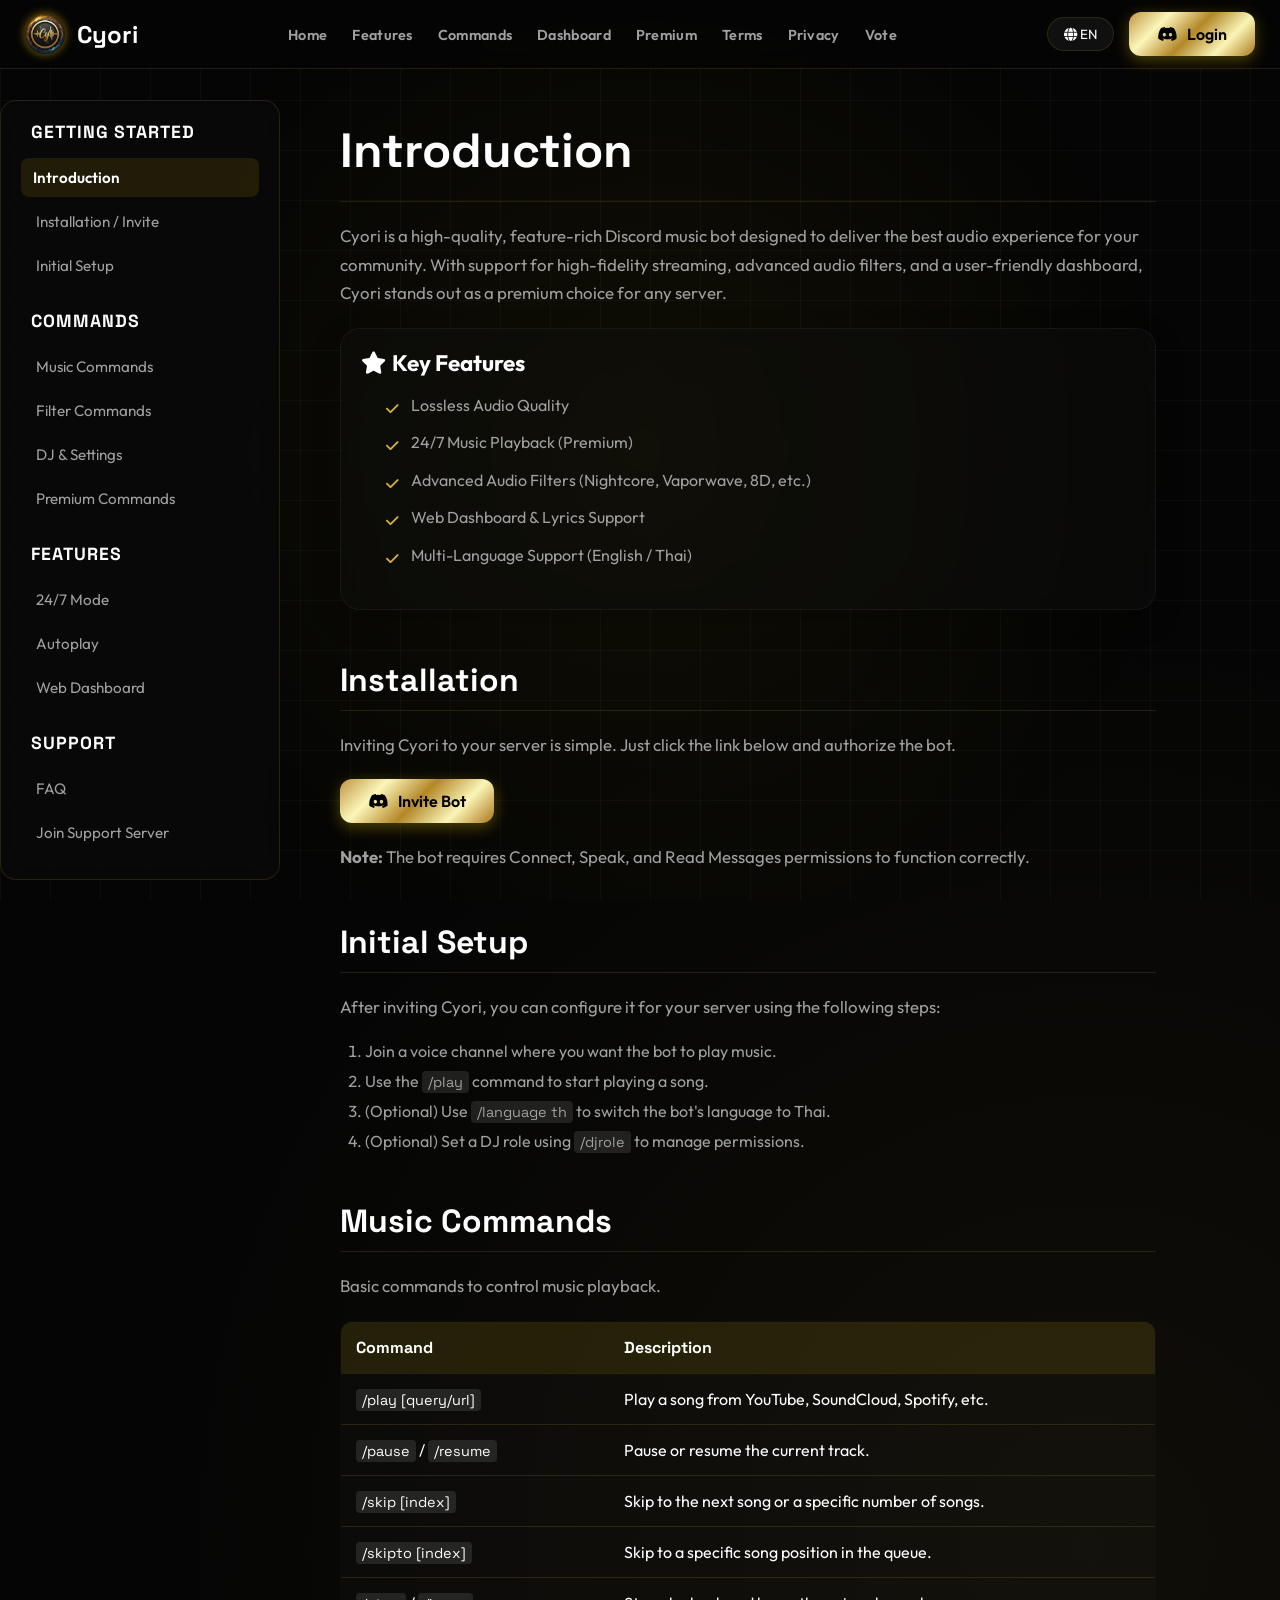
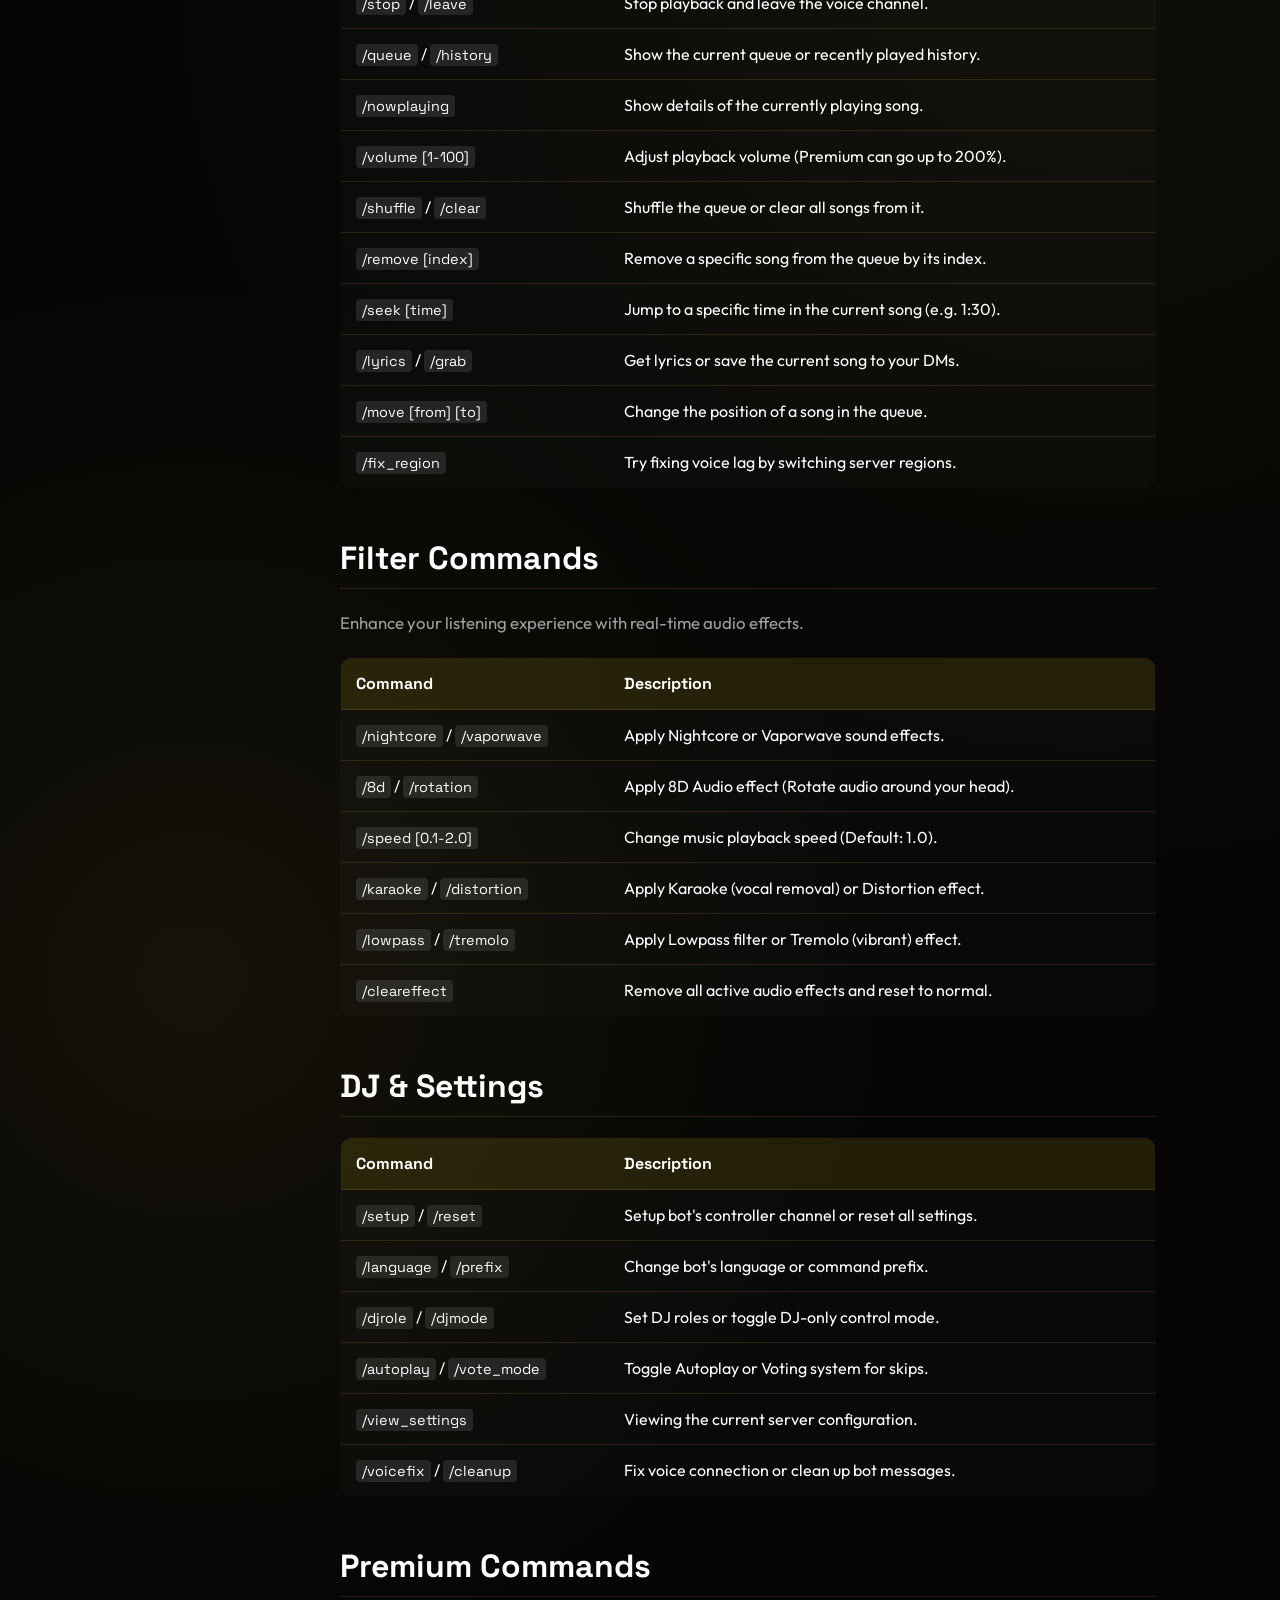
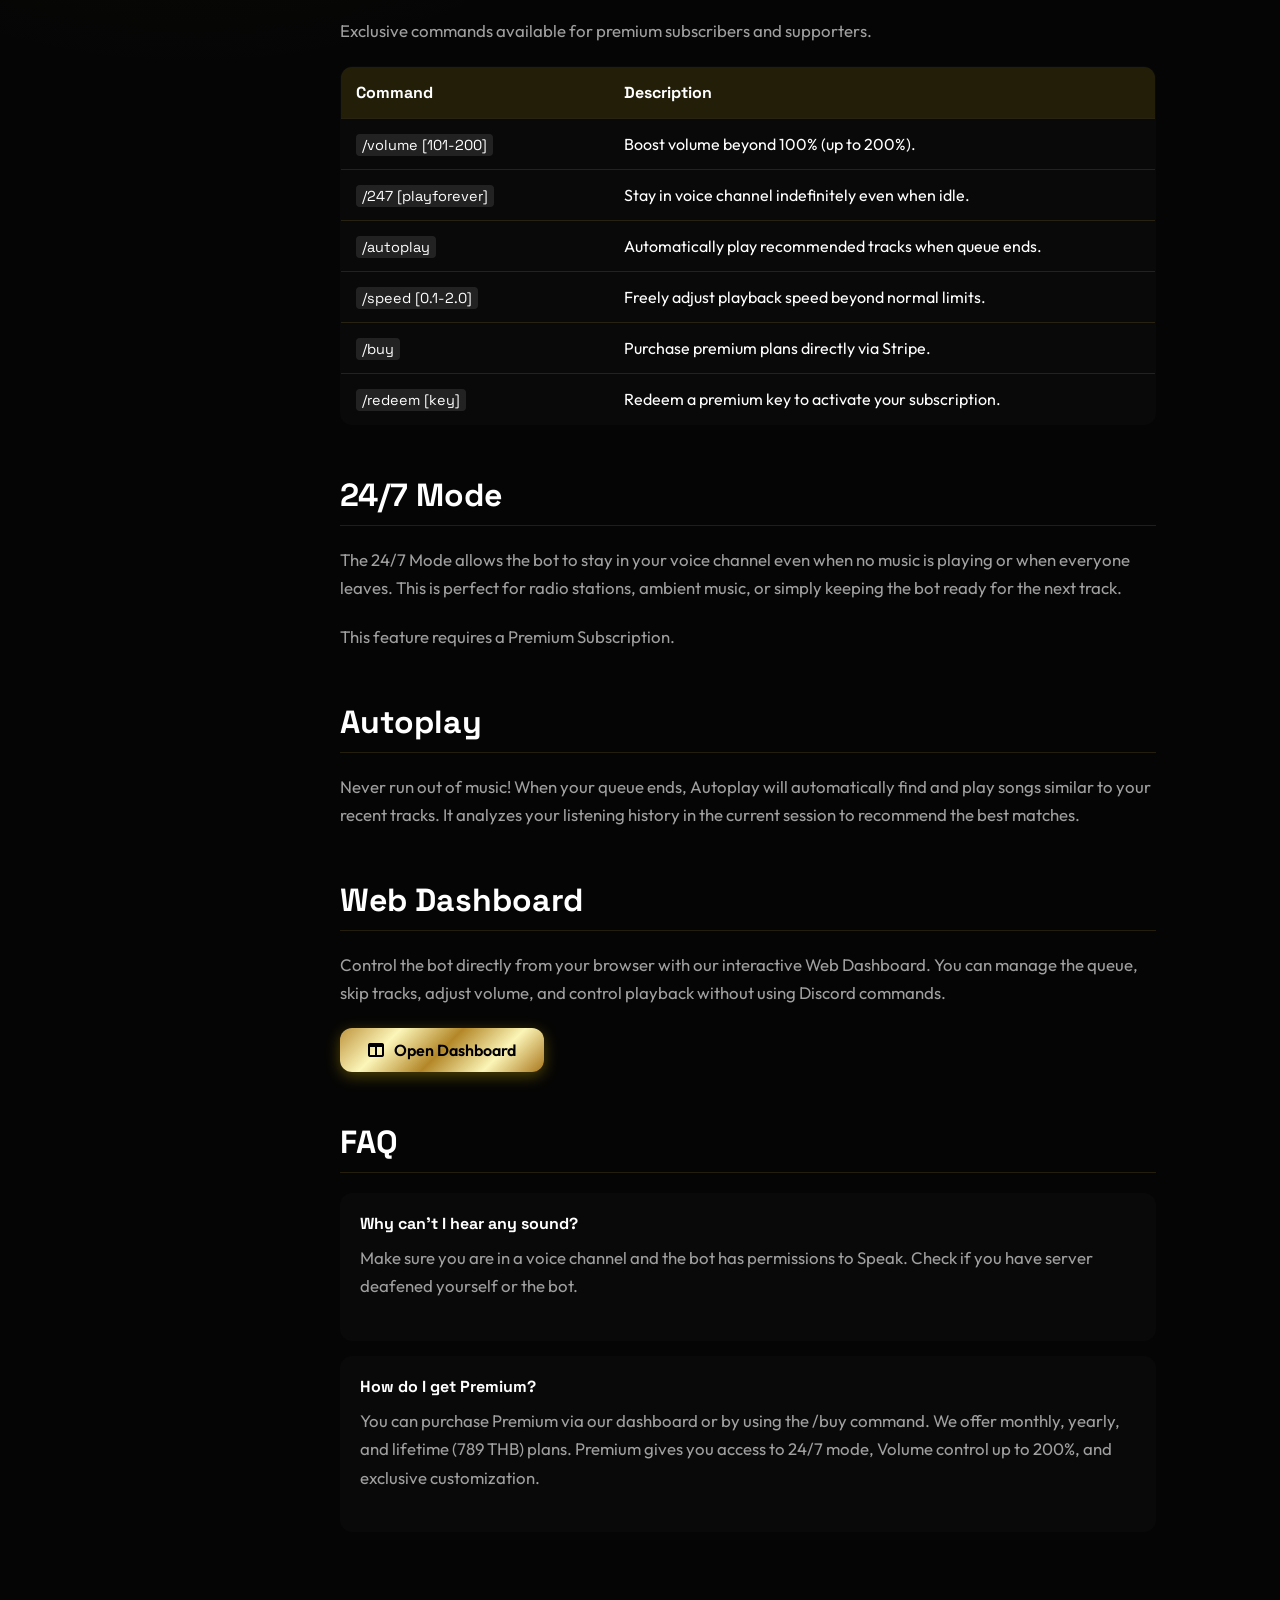
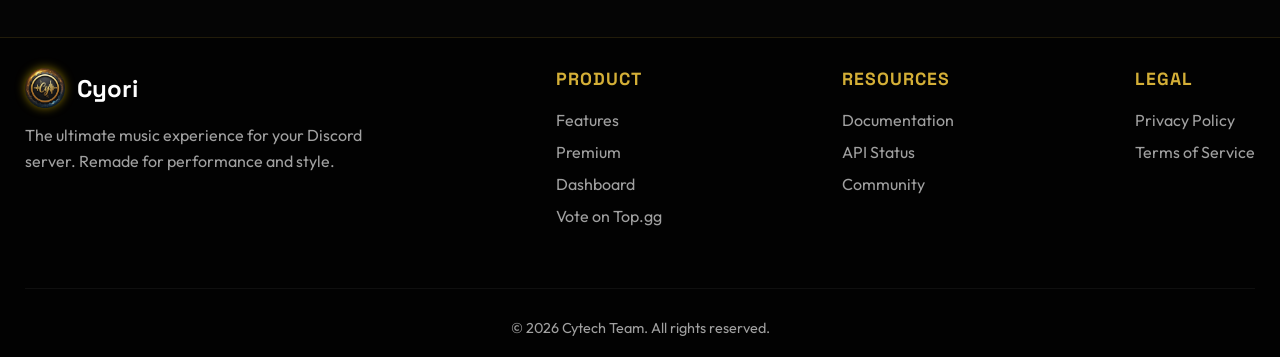
<file: web/documentation.html>
﻿<!DOCTYPE html>
<html lang="en">

<head>
    <meta charset="UTF-8">
    <meta name="viewport" content="width=device-width, initial-scale=1.0">
    <title>Documentation - Cyori</title>
    <link rel="icon" href="logo-circle.png" type="image/png">
    <link
        href="https://fonts.googleapis.com/css2?family=Outfit:wght@300;400;500;600;700;800&family=Space+Grotesk:wght@300;400;500;600;700&display=swap"
        rel="stylesheet">
    <link rel="stylesheet" href="https://cdnjs.cloudflare.com/ajax/libs/font-awesome/6.0.0/css/all.min.css">
    <link rel="stylesheet" href="style.css">
    <link rel="stylesheet" href="docs.css">
</head>

<body>
    <!-- Background Elements -->
    <div class="bg-gradient"></div>
    <div class="mesh-grid"></div>

    <!-- Header -->
    <header id="header">
        <div class="container">
            <a href="index.html" class="brand">
                <img src="logo-circle.png" alt="Cyori" class="brand-logo">
                <span class="brand-name">Cyori</span>
            </a>

            <nav>
                <ul class="nav-links">
                    <li><a href="index.html#hero" class="nav-link lang-text" data-en="Home" data-th="หน้าแรก">Home</a>
                    </li>
                    <li><a href="index.html#features" class="nav-link lang-text" data-en="Features"
                            data-th="ฟีเจอร์">Features</a></li>
                    <li><a href="commands.html" class="nav-link lang-text" data-en="Commands"
                            data-th="คำสั่ง">Commands</a></li>
                    <li><a href="dashboard.html" class="nav-link lang-text" data-en="Dashboard"
                            data-th="แผงควบคุม">Dashboard</a></li>
                    <li><a href="premium.html" class="nav-link lang-text" data-en="Premium"
                            data-th="พรีเมียม">Premium</a></li>
                    <li><a href="terms.html" class="nav-link lang-text" data-en="Terms" data-th="ข้อตกลง">Terms</a></li>
                    <li><a href="privacy.html" class="nav-link lang-text" data-en="Privacy"
                            data-th="ความเป็นส่วนตัว">Privacy</a></li>
                    <li><a href="https://top.gg/bot/1469606905948405833/vote" target="_blank" class="nav-link lang-text"
                            data-en="Vote" data-th="โหวต">Vote</a></li>

                    <!-- Mobile Exclusive Actions -->
                    <li class="mobile-only-action">
                        <div class="mobile-menu-divider"></div>
                        <button onclick="toggleLanguage()" class="btn-glass mobile-nav-btn">
                            <i class="fas fa-globe"></i>
                            <span class="lang-text" data-en="Switch to Thai"
                                data-th="เปลี่ยนเป็นภาษาอังกฤษ">Language</span>
                        </button>
                    </li>
                    <li class="mobile-only-action">
                        <a href="#" class="btn btn-primary login-btn" id="mobile-login-btn-tray" onclick="login()"
                            style="width: 100%; margin-top: 10px;">
                            <i class="fab fa-discord"></i>
                            <span class="lang-text" data-en="Login to Dashboard"
                                data-th="เข้าสู่ระบบแดชบอร์ด">Login</span>
                        </a>
                    </li>
                </ul>
            </nav>

            <div class="header-actions">
                <div class="lang-switch">
                    <button id="lang-btn" onclick="toggleLanguage()" class="btn-glass"
                        style="padding: 8px 16px; border-radius: 20px;">
                        <i class="fas fa-globe"></i> <span id="curr-lang">EN</span>
                    </button>
                </div>

                <a href="#" class="btn btn-primary login-btn" onclick="login()">
                    <i class="fab fa-discord"></i>
                    <span class="lang-text" data-en="Login" data-th="เข้าสู่ระบบ">Login</span>
                </a>

                <div class="hamburger mobile-toggle" onclick="toggleMenu()">
                    <i class="fas fa-bars"></i>
                </div>
            </div>
        </div>
    </header>









    <!-- MAIN CONTAINER -->
    <div class="docs-container">

        <!-- SIDEBAR -->
        <aside class="docs-sidebar">
            <h3 class="lang-text" data-en="Getting Started" data-th="เริ่มต้นใช้งาน">Getting
                Started</h3>
            <ul>
                <li><a href="#introduction" class="active lang-text" data-en="Introduction"
                        data-th="บทนำ">Introduction</a></li>
                <li><a href="#installation" class="lang-text" data-en="Installation / Invite"
                        data-th="ติดตั้ง / เชิญบอท">Installation / Invite</a></li>
                <li><a href="#setup" class="lang-text" data-en="Initial Setup" data-th="การตั้งค่าเริ่มต้น">Initial
                        Setup</a></li>
            </ul>

            <h3 class="lang-text" data-en="Commands" data-th="คำสั่งต่างๆ">Commands</h3>
            <ul>
                <li><a href="#music-commands" class="lang-text" data-en="Music Commands" data-th="คำสั่งเพลง">Music
                        Commands</a></li>
                <li><a href="#filter-commands" class="lang-text" data-en="Filter Commands"
                        data-th="คำสั่งเอฟเฟกต์">Filter Commands</a></li>
                <li><a href="#dj-commands" class="lang-text" data-en="DJ & Settings" data-th="ตั้งค่า & DJ">DJ &
                        Settings</a></li>
                <li><a href="#premium-commands" class="lang-text" data-en="Premium Commands"
                        data-th="คำสั่งพรีเมียม">Premium Commands</a></li>
            </ul>

            <h3 class="lang-text" data-en="Features" data-th="ฟีเจอร์เด่น">Features</h3>
            <ul>
                <li><a href="#247-mode" class="lang-text" data-en="24/7 Mode" data-th="โหมด 24/7">24/7 Mode</a>
                </li>
                <li><a href="#autoplay" class="lang-text" data-en="Autoplay" data-th="เล่นเพลงต่อเนื่อง">Autoplay</a>
                </li>
                <li><a href="#dashboard" class="lang-text" data-en="Web Dashboard" data-th="เว็บไซต์แดชบอร์ด">Web
                        Dashboard</a></li>
            </ul>

            <h3 class="lang-text" data-en="Support" data-th="ช่วยเหลือ">Support</h3>
            <ul>
                <li><a href="#faq" class="lang-text" data-en="FAQ" data-th="คำถามที่พบบ่อย">FAQ</a></li>
                <li><a href="https://discord.gg/jcJ2P6Bh2p" target="_blank" class="lang-text"
                        data-en="Join Support Server" data-th="เข้าดิสคอร์ดซัพพอร์ต">Join Support Server</a>
                </li>
            </ul>
        </aside>

        <!-- CONTENT -->
        <main class="docs-content">

            <!-- INTRODUCTION -->
            <section id="introduction">
                <h1 class="lang-text" data-en="Introduction" data-th="บทนำ">Introduction</h1>
                <p class="lang-text"
                    data-en="Cyori is a high-quality, feature-rich Discord music bot designed to deliver the best audio experience for your community. With support for high-fidelity streaming, advanced audio filters, and a user-friendly dashboard, Cyori stands out as a premium choice for any server."
                    data-th="Cyori เป็นบอทเพลงคุณภาพสูงสำหรับ Discord ที่ออกแบบมาเพื่อมอบประสบการณ์เสียงที่ดีที่สุดให้กับคอมมูนิตี้ของคุณ รองรับการสตรีมเสียงความละเอียดสูง เอฟเฟกต์เสียงขั้นสูง และแดชบอร์ดที่ใช้งานง่าย">
                    Cyori is a high-quality, feature-rich Discord music bot designed to deliver the best audio
                    experience for your community. With support for high-fidelity streaming, advanced audio filters, and
                    a user-friendly dashboard, Cyori stands out as a premium choice for any server.
                </p>
                <div class="feature-card" style="text-align: left; padding: 20px;">
                    <h3 style="margin-top:0"><i class="fas fa-star"></i> <span class="lang-text" data-en="Key Features"
                            data-th="ฟีเจอร์หลัก">Key Features</span></h3>
                    <ul>
                        <li class="lang-text" data-en="Lossless Audio Quality" data-th="คุณภาพเสียงระดับ Lossless">
                            Lossless Audio Quality</li>
                        <li class="lang-text" data-en="24/7 Music Playback (Premium)"
                            data-th="เล่นเพลงต่อเนื่อง 24/7 (พรีเมียม)">
                            24/7 Music Playback (Premium)</li>
                        <li class="lang-text" data-en="Advanced Audio Filters (Nightcore, Vaporwave, 8D, etc.)"
                            data-th="เอฟเฟกต์เสียงขั้นสูง (Nightcore, Vaporwave, 8D, ฯลฯ)">
                            Advanced Audio Filters
                            (Nightcore, Vaporwave, 8D, etc.)</li>
                        <li class="lang-text" data-en="Web Dashboard & Lyrics Support"
                            data-th="แดชบอร์ดจัดการบนเว็บและเนื้อเพลง">
                            Web Dashboard & Lyrics Support</li>
                        <li class="lang-text" data-en="Multi-Language Support (English / Thai)"
                            data-th="รองรับหลายภาษา (อังกฤษ / ไทย)">
                            Multi-Language Support (English / Thai)</li>
                    </ul>
                </div>
            </section>

            <!-- INSTALLATION -->
            <section id="installation">
                <h2 class="lang-text" data-en="Installation" data-th="การติดตั้ง">Installation</h2>
                <p class="lang-text"
                    data-en="Inviting Cyori to your server is simple. Just click the link below and authorize the bot."
                    data-th="การเชิญบอทเข้าเซิร์ฟเวอร์ทำได้ง่ายๆ เพียงคลิกลิงก์ด้านล่างและอนุญาตสิทธิ์">
                    Inviting Cyori to your server is simple. Just click the link below and authorize the bot.
                </p>
                <a href="invite.html" class="btn btn-primary" target="_blank">
                    <i class="fab fa-discord"></i> <span class="lang-text" data-en="Invite Bot" data-th="เชิญบอท">Invite
                        Bot</span>
                </a>
                <p style="margin-top: 20px;">
                    <strong class="lang-text" data-en="Note:" data-th="หมายเหตุ:">Note:</strong>
                    <span class="lang-text"
                        data-en="The bot requires Connect, Speak, and Read Messages permissions to function correctly."
                        data-th="บอทต้องการสิทธิ์ในการ เชื่อมต่อ (Connect), พูด (Speak), และ อ่านข้อความ (Read Messages) เพื่อให้ทำงานได้อย่างถูกต้อง">
                        The bot requires <code>Connect</code>, <code>Speak</code>, and <code>Read Messages</code>
                        permissions to function correctly.
                    </span>
                </p>
            </section>

            <!-- INITIAL SETUP -->
            <section id="setup">
                <h2 class="lang-text" data-en="Initial Setup" data-th="การตั้งค่าเริ่มต้น">Initial Setup</h2>
                <p class="lang-text"
                    data-en="After inviting Cyori, you can configure it for your server using the following steps:"
                    data-th="หลังจากที่เชิญ Cyori เข้ามาแล้ว คุณสามารถตั้งค่าสำหรับเซิร์ฟเวอร์ของคุณได้ตามขั้นตอนต่อไปนี้:">
                    After inviting Cyori, you can configure it for your server using the following steps:
                </p>
                <ol>
                    <li class="lang-text" data-en="Join a voice channel where you want the bot to play music."
                        data-th="เข้าร่วมช่องเสียงที่คุณต้องการให้บอทเล่นเพลง">
                        Join a voice channel where you want the bot to play music.
                    </li>
                    <li class="lang-text" data-en="Use the <code>/play</code> command to start playing a song."
                        data-th="ใช้คำสั่ง <code>/play</code> เพื่อเริ่มเล่นเพลง">
                        Use the <code>/play</code> command to start playing a song.
                    </li>
                    <li class="lang-text"
                        data-en="(Optional) Use <code>/language th</code> to switch the bot's language to Thai."
                        data-th="(ทางเลือก) ใช้คำสั่ง <code>/language th</code> เพื่อเปลี่ยนภาษาของบอทเป็นภาษาไทย">
                        (Optional) Use <code>/language th</code> to switch the bot's language to Thai.
                    </li>
                    <li class="lang-text"
                        data-en="(Optional) Set a DJ role using <code>/djrole</code> to manage permissions."
                        data-th="(ทางเลือก) ตั้งค่าบทบาท DJ โดยใช้ <code>/djrole</code> เพื่อจัดการสิทธิ์">
                        (Optional) Set a DJ role using <code>/djrole</code> to manage permissions.
                    </li>
                </ol>
            </section>

            <!-- COMMANDS -->
            <section id="music-commands">
                <h2 class="lang-text" data-en="Music Commands" data-th="คำสั่งเพลง">Music Commands
                </h2>
                <p class="lang-text" data-en="Basic commands to control music playback."
                    data-th="คำสั่งพื้นฐานในการควบคุมการเล่นเพลง">
                    Basic commands to control music playback.</p>

                <table class="cmd-table">
                    <thead>
                        <tr>
                            <th width="33%" class="lang-text" data-en="Command" data-th="คำสั่ง">Command
                            </th>
                            <th class="lang-text" data-en="Description" data-th="คำอธิบาย">Description
                            </th>
                        </tr>
                    </thead>
                    <tbody>
                        <tr>
                            <td><code>/play [query/url]</code></td>
                            <td><span class="lang-text" data-en="Play a song from YouTube, SoundCloud, Spotify, etc."
                                    data-th="เล่นเพลงจาก YouTube, SoundCloud, Spotify ฯลฯ">Play
                                    a song from YouTube,
                                    SoundCloud, Spotify, etc.</span></td>
                        </tr>
                        <tr>
                            <td><code>/pause</code> / <code>/resume</code></td>
                            <td><span class="lang-text" data-en="Pause or resume the current track."
                                    data-th="หยุดชั่วคราวหรือเล่นเพลงต่อ">Pause
                                    or resume the current track.</span></td>
                        </tr>
                        <tr>
                            <td><code>/skip [index]</code></td>
                            <td><span class="lang-text" data-en="Skip to the next song or a specific number of songs."
                                    data-th="ข้ามไปยังเพลงถัดไป หรือข้ามตามจำนวนที่ระบุ">Skip
                                    to the next song or a
                                    specific number of songs.</span></td>
                        </tr>
                        <tr>
                            <td><code>/skipto [index]</code></td>
                            <td><span class="lang-text" data-en="Skip to a specific song position in the queue."
                                    data-th="ข้ามไปยังตำแหน่งเพลงที่ระบุในคิว">Skip
                                    to a specific song position in the
                                    queue.</span></td>
                        </tr>
                        <tr>
                            <td><code>/stop</code> / <code>/leave</code></td>
                            <td><span class="lang-text" data-en="Stop playback and leave the voice channel."
                                    data-th="หยุดการเล่นและออกจากช่องเสียง">Stop
                                    playback and leave the voice
                                    channel.</span></td>
                        </tr>
                        <tr>
                            <td><code>/queue</code> / <code>/history</code></td>
                            <td><span class="lang-text" data-en="Show the current queue or recently played history."
                                    data-th="แสดงคิวเพลงปัจจุบัน หรือประวัติการเล่นเพลงที่ผ่านมา">Show
                                    the current queue
                                    or recently played history.</span></td>
                        </tr>
                        <tr>
                            <td><code>/nowplaying</code></td>
                            <td><span class="lang-text" data-en="Show details of the currently playing song."
                                    data-th="แสดงรายละเอียดของเพลงที่กำลังเล่นอยู่">Show
                                    details of the currently
                                    playing song.</span></td>
                        </tr>
                        <tr>
                            <td><code>/volume [1-100]</code></td>
                            <td><span class="lang-text" data-en="Adjust playback volume (Premium can go up to 200%)."
                                    data-th="ปรับระดับเสียงเพลง (พรีเมียมสามารถปรับได้ถึง 200%)">Adjust
                                    playback volume
                                    (Premium can go up to 200%).</span></td>
                        </tr>
                        <tr>
                            <td><code>/shuffle</code> / <code>/clear</code></td>
                            <td><span class="lang-text" data-en="Shuffle the queue or clear all songs from it."
                                    data-th="สุ่มลำดับเพลงในคิว หรือล้างเพลงทั้งหมดออกจากคิว">Shuffle
                                    the queue or clear
                                    all songs from it.</span></td>
                        </tr>
                        <tr>
                            <td><code>/remove [index]</code></td>
                            <td><span class="lang-text" data-en="Remove a specific song from the queue by its index."
                                    data-th="ลบเพลงที่ต้องการออกจากคิวตามลำดับเลข">Remove
                                    a specific song from the queue
                                    by its index.</span></td>
                        </tr>
                        <tr>
                            <td><code>/seek [time]</code></td>
                            <td><span class="lang-text"
                                    data-en="Jump to a specific time in the current song (e.g. 1:30)."
                                    data-th="เลื่อนไปยังช่วงเวลาที่ต้องการในเพลง (เช่น 1:30)">Jump
                                    to a specific time in
                                    the current song.</span></td>
                        </tr>
                        <tr>
                            <td><code>/lyrics</code> / <code>/grab</code></td>
                            <td><span class="lang-text" data-en="Get lyrics or save the current song to your DMs."
                                    data-th="ดูเนื้อเพลง หรือบันทึกข้อมูลเพลงส่งเข้าช่องข้อความส่วนตัว (DM)">Get
                                    lyrics
                                    or save the current song.</span></td>
                        </tr>
                        <tr>
                            <td><code>/move [from] [to]</code></td>
                            <td><span class="lang-text" data-en="Change the position of a song in the queue."
                                    data-th="ย้ายตำแหน่งเพลงในคิวจากลำดับหนึ่งไปยังอีกลำดับหนึ่ง">Change
                                    the position of
                                    a song in the queue.</span></td>
                        </tr>
                        <tr>
                            <td><code>/fix_region</code></td>
                            <td><span class="lang-text" data-en="Try fixing voice lag by switching server regions."
                                    data-th="พยายามแก้ปัญหาเสียงกระตุกโดยการเปลี่ยน Region ของเซิร์ฟเวอร์">Try
                                    fixing
                                    voice lag by switching regions.</span></td>
                        </tr>
                    </tbody>
                </table>
            </section>

            <section id="filter-commands">
                <h2 class="lang-text" data-en="Filter Commands" data-th="คำสั่งเอฟเฟกต์">
                    Filter Commands</h2>
                <p class="lang-text" data-en="Enhance your listening experience with real-time audio effects."
                    data-th="ยกระดับการฟังของคุณด้วยเอฟเฟกต์เสียงแบบเรียลไทม์">
                    Enhance your listening experience with
                    real-time audio effects.</p>
                <table class="cmd-table">
                    <thead>
                        <tr>
                            <th width="33%" class="lang-text" data-en="Command" data-th="คำสั่ง">Command
                            </th>
                            <th class="lang-text" data-en="Description" data-th="คำอธิบาย">Description
                            </th>
                        </tr>
                    </thead>
                    <tbody>
                        <tr>
                            <td><code>/nightcore</code> / <code>/vaporwave</code></td>
                            <td><span class="lang-text" data-en="Apply Nightcore or Vaporwave sound effects."
                                    data-th="เปิดโหมดเสียงแบบ Nightcore หรือ Vaporwave">Apply
                                    Nightcore or Vaporwave
                                    effects.</span></td>
                        </tr>
                        <tr>
                            <td><code>/8d</code> / <code>/rotation</code></td>
                            <td><span class="lang-text" data-en="Apply 8D Audio effect (Rotate audio around your head)."
                                    data-th="เปิดโหมดเสียง 8D (เสียงหมุนรอบทิศทาง)">Apply
                                    8D Audio / Rotation
                                    effect.</span></td>
                        </tr>
                        <tr>
                            <td><code>/speed [0.1-2.0]</code></td>
                            <td><span class="lang-text" data-en="Change music playback speed (Default: 1.0)."
                                    data-th="ปรับความเร็วในการเล่นเพลง (ค่าเริ่มต้น: 1.0)">Change
                                    music playback
                                    speed.</span></td>
                        </tr>
                        <tr>
                            <td><code>/karaoke</code> / <code>/distortion</code></td>
                            <td><span class="lang-text" data-en="Apply Karaoke (vocal removal) or Distortion effect."
                                    data-th="เปิดโหมดคาราโอเกะ (ตัดเสียงร้อง) หรือเอฟเฟกต์เสียงแตก">Apply
                                    Karaoke or
                                    Distortion effect.</span></td>
                        </tr>
                        <tr>
                            <td><code>/lowpass</code> / <code>/tremolo</code></td>
                            <td><span class="lang-text" data-en="Apply Lowpass filter or Tremolo (vibrant) effect."
                                    data-th="เปิด Lowpass filter หรือเอฟเฟกต์เสียงสั่น (Tremolo)">Apply
                                    Lowpass or
                                    Tremolo effect.</span></td>
                        </tr>
                        <tr>
                            <td><code>/cleareffect</code></td>
                            <td><span class="lang-text" data-en="Remove all active audio effects and reset to normal."
                                    data-th="ลบเอฟเฟกต์เสียงทั้งหมดและกลับสู่โหมดปกติ">Remove
                                    all active audio
                                    effects.</span></td>
                        </tr>
                    </tbody>
                </table>
            </section>

            <section id="dj-commands">
                <h2 class="lang-text" data-en="DJ & Settings" data-th="ตั้งค่า & DJ">DJ & Settings</h2>
                <table class="cmd-table">
                    <thead>
                        <tr>
                            <th width="33%" class="lang-text" data-en="Command" data-th="คำสั่ง">Command
                            </th>
                            <th class="lang-text" data-en="Description" data-th="คำอธิบาย">Description
                            </th>
                        </tr>
                    </thead>
                    <tbody>
                        <tr>
                            <td><code>/setup</code> / <code>/reset</code></td>
                            <td><span class="lang-text" data-en="Setup bot's controller channel or reset all settings."
                                    data-th="ตั้งค่าช่องควบคุมของบอท หรือรีเซ็ตการตั้งค่าทั้งหมด">Setup
                                    or Reset bot
                                    settings.</span></td>
                        </tr>
                        <tr>
                            <td><code>/language</code> / <code>/prefix</code></td>
                            <td><span class="lang-text" data-en="Change bot's language or command prefix."
                                    data-th="เปลี่ยนภาษา หรือเปลี่ยนคำนำหน้าคำสั่ง (Prefix)">Change
                                    bot's language or
                                    prefix.</span></td>
                        </tr>
                        <tr>
                            <td><code>/djrole</code> / <code>/djmode</code></td>
                            <td><span class="lang-text" data-en="Set DJ roles or toggle DJ-only control mode."
                                    data-th="ตั้งค่าบทบาท DJ หรือเปิด/ปิดโหมดจำกัดการใช้เฉพาะ DJ">Set
                                    DJ role or toggle
                                    DJ mode.</span></td>
                        </tr>
                        <tr>
                            <td><code>/autoplay</code> / <code>/vote_mode</code></td>
                            <td><span class="lang-text" data-en="Toggle Autoplay or Voting system for skips."
                                    data-th="เปิด/ปิดระบบเล่นเพลงอัตโนมัติ หรือระบบโหวตเพื่อข้ามเพลง">Toggle
                                    Autoplay or
                                    Vote mode.</span></td>
                        </tr>
                        <tr>
                            <td><code>/view_settings</code></td>
                            <td><span class="lang-text" data-en="Viewing the current server configuration."
                                    data-th="ดูรายการค่าที่ตั้งไว้ในปัจจุบันของเซิร์ฟเวอร์">Viewing
                                    server
                                    settings.</span></td>
                        </tr>
                        <tr>
                            <td><code>/voicefix</code> / <code>/cleanup</code></td>
                            <td><span class="lang-text" data-en="Fix voice connection or clean up bot messages."
                                    data-th="แก้ปัญหาการเชื่อมต่อเสียง หรือล้างข้อความของบอทในห้อง">Fix
                                    voice or cleanup
                                    messages.</span></td>
                        </tr>
                    </tbody>
                </table>
            </section>

            <!-- Premium Commands -->
            <section id="premium-commands">
                <h2 class="lang-text" data-en="Premium Commands" data-th="คำสั่งพรีเมียม">
                    Premium Commands</h2>
                <p class="lang-text" data-en="Exclusive commands available for premium subscribers and supporters."
                    data-th="คำสั่งพิเศษสำหรับสมาชิกพรีเมียมและผู้สนับสนุน">
                    Exclusive commands available for premium
                    subscribers and supporters.</p>
                <table class="cmd-table">
                    <thead>
                        <tr>
                            <th width="33%" class="lang-text" data-en="Command" data-th="คำสั่ง">Command
                            </th>
                            <th class="lang-text" data-en="Description" data-th="คำอธิบาย">Description
                            </th>
                        </tr>
                    </thead>
                    <tbody>
                        <tr>
                            <td><code>/volume [101-200]</code></td>
                            <td><span class="lang-text" data-en="Boost volume beyond 100% (up to 200%)."
                                    data-th="เพิ่มระดับเสียงเกิน 100% (สูงสุดได้ถึง 200%)">Boost
                                    volume beyond
                                    100%.</span></td>
                        </tr>
                        <tr>
                            <td><code>/247 [playforever]</code></td>
                            <td><span class="lang-text" data-en="Stay in voice channel indefinitely even when idle."
                                    data-th="ให้บอทอยู่ในห้องเสียงตลอดเวลาแม้ไม่มีคนฟังหรือไม่ได้เล่นเพลง">Enable
                                    24/7
                                    mode.</span></td>
                        </tr>
                        <tr>
                            <td><code>/autoplay</code></td>
                            <td><span class="lang-text" data-en="Automatically play recommended tracks when queue ends."
                                    data-th="เล่นเพลงแนะนำอัตโนมัติอย่างต่อเนื่องเมื่อคิวเพลงหลักจบลง">Enable
                                    Autoplay.</span></td>
                        </tr>
                        <tr>
                            <td><code>/speed [0.1-2.0]</code></td>
                            <td><span class="lang-text" data-en="Freely adjust playback speed beyond normal limits."
                                    data-th="ปรับความเร็วการเล่นเพลงได้อย่างอิสระ">Access
                                    custom playback speed.</span>
                            </td>
                        </tr>
                        <tr>
                            <td><code>/buy</code></td>
                            <td><span class="lang-text" data-en="Purchase premium plans directly via Stripe."
                                    data-th="ซื้อแพ็กเกจพรีเมียมผ่าน Stripe โดยตรง">Purchase
                                    premium plans.</span>
                            </td>
                        </tr>
                        <tr>
                            <td><code>/redeem [key]</code></td>
                            <td><span class="lang-text" data-en="Redeem a premium key to activate your subscription."
                                    data-th="เติมคีย์พรีเมียมเพื่อขยายเวลาการใช้งาน">Redeem
                                    a premium key.</span>
                            </td>
                        </tr>
                    </tbody>
                </table>
            </section>

            <!-- Features -->
            <section id="247-mode">
                <h2 class="lang-text" data-en="24/7 Mode" data-th="โหมด 24/7">24/7 Mode</h2>
                <p class="lang-text"
                    data-en="The 24/7 Mode allows the bot to stay in your voice channel even when no music is playing or when everyone leaves. This is perfect for radio stations, ambient music, or simply keeping the bot ready for the next track."
                    data-th="โหมด 24/7 ช่วยให้บอทอยู่ในห้องเสียงของคุณตลอดเวลาแม้ว่าจะไม่มีเพลงเล่นหรือทุกคนออกจากห้องไปแล้ว เหมาะสำหรับสถานีวิทยุ เพลงบรรยากาศ หรือเพื่อให้บอทพร้อมเล่นเพลงถัดไปเสมอ">
                    The 24/7 Mode allows the bot to stay in your voice channel even when no music is playing.
                </p>
                <p class="lang-text" data-en="This feature requires a Premium Subscription."
                    data-th="ฟีเจอร์นี้ต้องใช้การสมัครสมาชิก พรีเมียม (Premium Subscription)">
                    This feature requires a <strong>Premium Subscription</strong>.
                </p>
            </section>

            <section id="autoplay">
                <h2 class="lang-text" data-en="Autoplay" data-th="เล่นเพลงอัตโนมัติ">
                    Autoplay</h2>
                <p class="lang-text"
                    data-en="Never run out of music! When your queue ends, Autoplay will automatically find and play songs similar to your recent tracks. It analyzes your listening history in the current session to recommend the best matches."
                    data-th="เพลงไม่มีวันหมด! เมื่อคิวเพลงของคุณจบลง Autoplay จะค้นหาและเล่นเพลงที่คล้ายกับเพลงล่าสุดของคุณโดยอัตโนมัติ มันจะวิเคราะห์ประวัติการฟังในเซสชันปัจจุบันเพื่อแนะนำเพลงที่เข้ากันที่สุด">
                    When your queue ends, Autoplay will automatically find and play similar songs.
                </p>
            </section>

            <section id="dashboard">
                <h2 class="lang-text" data-en="Web Dashboard" data-th="เว็บแดชบอร์ด">Web
                    Dashboard</h2>
                <p class="lang-text"
                    data-en="Control the bot directly from your browser with our interactive Web Dashboard. You can manage the queue, skip tracks, adjust volume, and control playback without using Discord commands."
                    data-th="ควบคุมบอทได้โดยตรงจากเบราว์เซอร์ของคุณด้วย Web Dashboard แบบโต้ตอบ คุณสามารถจัดการคิว ข้ามเพลง ปรับระดับเสียง และควบคุมการเล่นได้โดยไม่ต้องใช้คำสั่ง Discord">
                    Control the bot directly from your browser. Manage queue, volume, and playback easily.
                </p>
                <a href="dashboard.html" class="btn btn-primary"
                    style="display: inline-flex; align-items: center; gap: 10px;">
                    <i class="fas fa-columns"></i> <span class="lang-text" data-en="Open Dashboard"
                        data-th="เปิดแผงควบคุมบนเว็บ">Open Dashboard</span>
                </a>
            </section>

            <!-- FAQ -->
            <section id="faq">
                <h2 class="lang-text" data-en="FAQ" data-th="คำถามที่พบบ่อย">FAQ</h2>

                <div
                    style="background: rgba(255,255,255,0.02); padding: 20px; border-radius: 12px; margin-bottom: 15px;">
                    <h4 class="lang-text" data-en="Why can't I hear any sound?" data-th="ทำไมฉันถึงไม่ได้ยินเสียงเพลง?"
                        style="color: var(--accent-gold); margin-bottom: 10px;">Why can't I hear any sound?</h4>
                    <p class="lang-text"
                        data-en="Make sure you are in a voice channel and the bot has permissions to Speak. Check if you have server deafened yourself or the bot."
                        data-th="ตรวจสอบให้แน่ใจว่าคุณอยู่ในห้องเสียงและบอทมีสิทธิ์ในการพูด (Speak) ตรวจสอบว่าคุณไม่ได้ปิดเสียงแบบ Server Deafen ตัวเองหรือบอท">
                        Make sure you are in a voice channel and the bot has permissions to Speak. Check if you have
                        server deafened yourself or the bot.
                    </p>
                </div>

                <div
                    style="background: rgba(255,255,255,0.02); padding: 20px; border-radius: 12px; margin-bottom: 15px;">
                    <h4 class="lang-text" data-en="How do I get Premium?" data-th="ฉันจะสมัครพรีเมียมได้อย่างไร?"
                        style="color: var(--accent-gold); margin-bottom: 10px;">How do I get Premium?</h4>
                    <p class="lang-text"
                        data-en="You can purchase Premium via our dashboard or by using the /buy command. We offer monthly, yearly, and lifetime (789 THB) plans. Premium gives you access to 24/7 mode, Volume control up to 200%, and exclusive customization."
                        data-th="คุณสามารถซื้อพรีเมียมได้ผ่านทางหน้าแดชบอร์ดหรือใช้คำสั่ง /buy เรามีแผนรายเดือน รายปี และถาวร (789 บาท) พรีเมียมจะช่วยให้คุณเข้าถึงโหมด 24/7, การควบคุมระดับเสียงสูงสุด 200% และการปรับแต่งสไตล์ของบอท">
                        You can purchase Premium via our dashboard or by using the /buy command. We offer monthly,
                        yearly, and lifetime (789 THB) plans. Premium gives you access
                        to 24/7 mode, Volume control up to 200%, and exclusive customization.
                    </p>
                </div>
            </section>

        </main>
    </div>


    <script src="script.js"></script>
    <script>
        // Active link on scroll
        const sections = document.querySelectorAll('section');
        const navLi = document.querySelectorAll('.docs-sidebar ul li a');

        window.addEventListener('scroll', () => {
            let current = '';

            // Standard Scrollspy
            sections.forEach(section => {
                const sectionTop = section.offsetTop;
                if (scrollY >= sectionTop - 200) {
                    current = section.getAttribute('id');
                }
            });

            // If at bottom, force select last one
            if ((window.innerHeight + window.scrollY) >= document.body.offsetHeight - 50) {
                if (sections.length > 0) {
                    current = sections[sections.length - 1].getAttribute('id');
                }
            }

            navLi.forEach(a => {
                a.classList.remove('active');
                if (current && a.getAttribute('href').includes(current)) {
                    a.classList.add('active');
                }
            });
        });

        // Overscroll to Redirect Logic
        let overscrollCount = 0;
        const OVERSCROLL_THRESHOLD = 500; // Pixels of "effort" to scroll past bottom
        let isRedirecting = false;

        function updateRedirectToast(value) {
            let toast = document.getElementById('redirect-toast');
            if (!toast) {
                toast = document.createElement('div');
                toast.id = 'redirect-toast';
                toast.style.cssText = `
                    position: fixed;
                    bottom: 40px;
                    left: 50%;
                    transform: translateX(-50%) translateY(20px);
                    background: rgba(10, 10, 12, 0.95);
                    border: 1px solid var(--accent-gold);
                    color: #fff;
                    padding: 15px 25px;
                    border-radius: 30px;
                    z-index: 9999;
                    box-shadow: 0 0 20px rgba(255, 215, 0, 0.2);
                    font-family: 'Space Grotesk', sans-serif;
                    font-weight: 600;
                    transition: opacity 0.2s, transform 0.2s;
                    opacity: 0;
                    pointer-events: none;
                    text-align: center;
                    min-width: 300px;
                `;
                document.body.appendChild(toast);
            }

            const percentage = Math.min((value / OVERSCROLL_THRESHOLD) * 100, 100);

            toast.style.opacity = '1';
            toast.style.transform = 'translateX(-50%) translateY(0)';
            toast.innerHTML = `
                <div style="display:flex; align-items:center; justify-content: center; gap:10px; margin-bottom: 8px;">
                    <i class="fab fa-discord" style="color: #5865F2;"></i>
                    <span>Scroll more to join Support...</span>
                </div>
                <div style="width: 100%; height: 4px; background: rgba(255,255,255,0.2); border-radius: 2px; overflow: hidden;">
                    <div style="width: ${percentage}%; height: 100%; background: var(--accent-gold); border-radius: 2px; transition: width 0.1s linear;"></div>
                </div>
            `;
        }

        function hideRedirectToast() {
            const toast = document.getElementById('redirect-toast');
            if (toast) {
                toast.style.opacity = '0';
                toast.style.transform = 'translateX(-50%) translateY(20px)';
                // Reset content after hiding
                setTimeout(() => {
                    if (overscrollCount === 0) toast.innerHTML = '';
                }, 300);
            }
        }

        // Desktop Wheel Support
        window.addEventListener('wheel', (e) => {
            if (isRedirecting) return;

            // Check if at bottom (within 5px)
            const atBottom = (window.innerHeight + window.scrollY) >= document.body.offsetHeight - 5;

            if (atBottom && e.deltaY > 0) {
                // User is trying to scroll down while at bottom
                overscrollCount += e.deltaY;

                // Cap the visual feedback slightly above threshold
                if (overscrollCount > OVERSCROLL_THRESHOLD + 100) overscrollCount = OVERSCROLL_THRESHOLD + 100;

                updateRedirectToast(overscrollCount);

                if (overscrollCount >= OVERSCROLL_THRESHOLD) {
                    isRedirecting = true;
                    const toast = document.getElementById('redirect-toast');
                    if (toast) toast.innerHTML = `<div style="padding: 10px;"><i class="fas fa-spinner fa-spin"></i> Jumping to Discord...</div>`;
                    window.location.href = "https://discord.gg/jcJ2P6Bh2p";
                }
            } else {
                // Reset if they scroll up or aren't at bottom
                if (overscrollCount > 0) {
                    overscrollCount = 0;
                    hideRedirectToast();
                }
            }
        });

        // Mobile Touch Support
        let touchStartY = 0;
        window.addEventListener('touchstart', e => {
            touchStartY = e.touches[0].clientY;
        });

        window.addEventListener('touchmove', e => {
            if (isRedirecting) return;
            const touchY = e.touches[0].clientY;
            const atBottom = (window.innerHeight + window.scrollY) >= document.body.offsetHeight - 5;

            // Dragging finger UP (scrolling down)
            if (atBottom && touchStartY > touchY) {
                const diff = touchStartY - touchY;
                overscrollCount += diff * 1.5; // multiplier for touch feel

                if (overscrollCount > OVERSCROLL_THRESHOLD + 100) overscrollCount = OVERSCROLL_THRESHOLD + 100;

                updateRedirectToast(overscrollCount);

                if (overscrollCount >= OVERSCROLL_THRESHOLD) {
                    isRedirecting = true;
                    // Vibrate if supported
                    if (navigator.vibrate) navigator.vibrate(50);
                    window.location.href = "https://discord.gg/jcJ2P6Bh2p";
                }
            } else {
                if (overscrollCount > 0) {
                    overscrollCount = 0;
                    hideRedirectToast();
                }
            }
            touchStartY = touchY;
        });
    </script>
    <!-- Footer -->
    <footer>
        <div class="container">
            <div class="footer-content">
                <div class="footer-brand">
                    <div class="brand">
                        <img src="logo-circle.png" alt="Cyori" class="brand-logo">
                        <span class="brand-name">Cyori</span>
                    </div>
                    <p class="lang-text"
                        data-en="The ultimate music experience for your Discord server. Remade for performance and style."
                        data-th="ประสบการณ์การฟังเพลงที่ดีที่สุดสำหรับ Discord ของคุณ ออกแบบใหม่เพื่อประสิทธิภาพและสไตล์ที่เหนือกว่า">
                        The ultimate music experience.
                    </p>
                </div>

                <div class="footer-col">
                    <h4 class="lang-text" data-en="Product" data-th="ผลิตภัณฑ์">Product</h4>
                    <ul>
                        <li><a href="index.html#features" class="lang-text" data-en="Features"
                                data-th="ฟีเจอร์">Features</a></li>
                        <li><a href="premium.html" class="lang-text" data-en="Premium" data-th="พรีเมียม">Premium</a>
                        </li>
                        <li><a href="dashboard.html" class="lang-text" data-en="Dashboard"
                                data-th="แดชบอร์ด">Dashboard</a></li>
                        <li><a href="https://top.gg/bot/1469606905948405833/vote" target="_blank" class="lang-text"
                                data-en="Vote on Top.gg" data-th="โหวตบน Top.gg">Vote on
                                Top.gg</a></li>
                    </ul>
                </div>

                <div class="footer-col">
                    <h4 class="lang-text" data-en="Resources" data-th="ทรัพยากร">Resources</h4>
                    <ul>
                        <li><a href="documentation.html" class="lang-text" data-en="Documentation"
                                data-th="คู่มือการใช้">Documentation</a></li>
                        <li><a href="#" class="lang-text" data-en="API Status" data-th="สถานะระบบ">API Status</a></li>
                        <li><a href="https://discord.gg/jcJ2P6Bh2p" class="lang-text" data-en="Community"
                                data-th="ชุมชน">Community</a></li>
                    </ul>
                </div>

                <div class="footer-col">
                    <h4 class="lang-text" data-en="Legal" data-th="กฎหมาย">Legal</h4>
                    <ul>
                        <li><a href="privacy.html" class="lang-text" data-en="Privacy Policy"
                                data-th="นโยบายความเป็นส่วนตัว">Privacy Policy</a></li>
                        <li><a href="terms.html" class="lang-text" data-en="Terms of Service"
                                data-th="ข้อตกลงการใช้บริการ">Terms of Service</a></li>
                    </ul>
                </div>
            </div>

            <div class="copyright lang-text" data-en="© 2026 Cytech Team. All rights reserved."
                data-th="© 2026 Cytech Team สงวนลิขสิทธิ์">
                © 2026 Cytech Team. All rights reserved.
            </div>
        </div>
    </footer>

    <script src="script.js"></script>

    <!-- Overlay for mobile menu -->
    <div class="menu-overlay"></div>

</body>

</html>
</file>
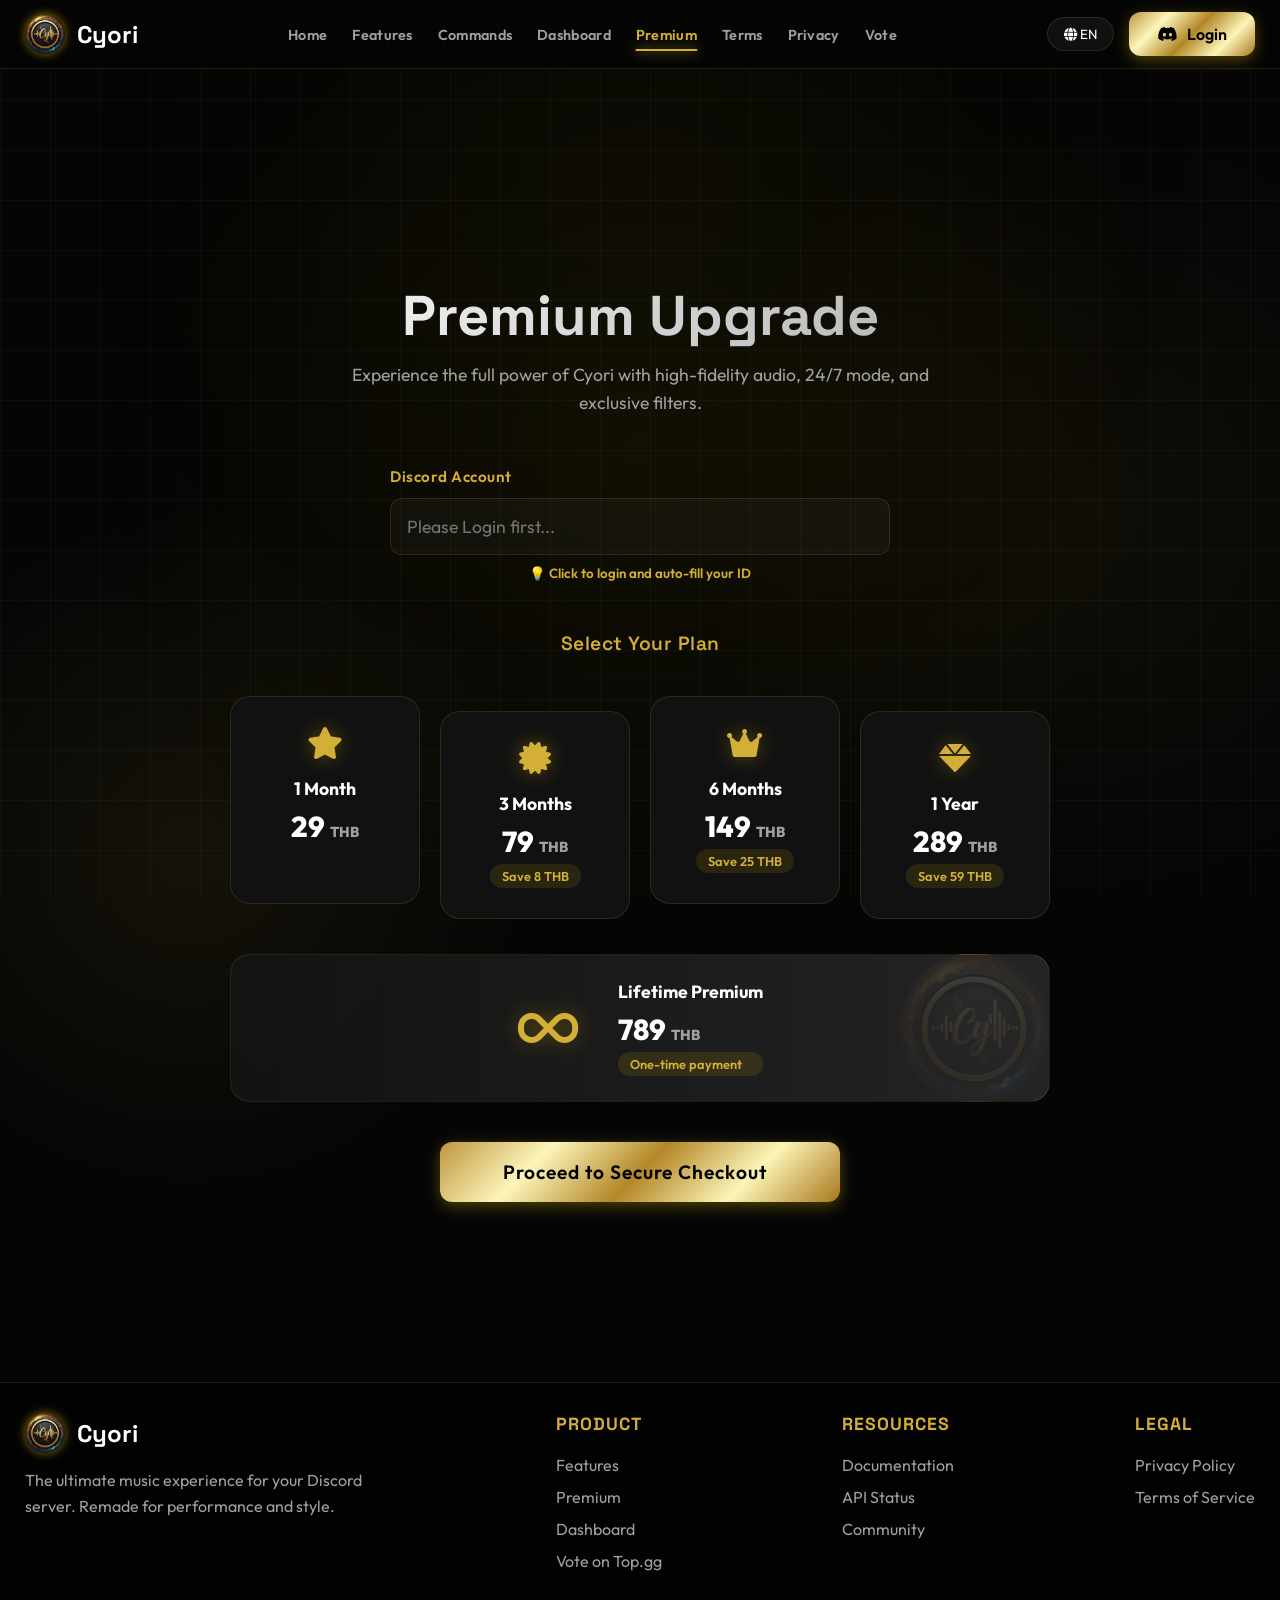
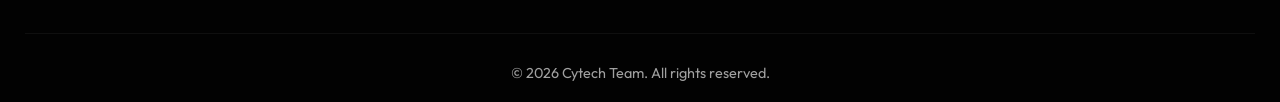
<file: web/payment.html>
﻿<!DOCTYPE html>
<html lang="en">

<head>
    <meta charset="UTF-8">
    <meta name="viewport" content="width=device-width, initial-scale=1.0">
    <title>Get Premium - Cyori</title>
    <link rel="icon" href="logo-circle.png" type="image/png">
    <link
        href="https://fonts.googleapis.com/css2?family=Outfit:wght@300;400;500;600;700;800&family=Space+Grotesk:wght@300;400;500;600;700&display=swap"
        rel="stylesheet">
    <link rel="stylesheet" href="https://cdnjs.cloudflare.com/ajax/libs/font-awesome/6.0.0/css/all.min.css">
    <link rel="stylesheet" href="style.css">
</head>

<body>
    <!-- Background Elements -->
    <div class="bg-gradient"></div>
    <div class="mesh-grid"></div>

    <!-- Header -->
    <header id="header">
        <div class="container">
            <a href="index.html" class="brand">
                <img src="logo-circle.png" alt="Cyori" class="brand-logo">
                <span class="brand-name">Cyori</span>
            </a>

            <nav>
                <ul class="nav-links">
                    <li><a href="index.html#hero" class="nav-link lang-text" data-en="Home" data-th="หน้าแรก">Home</a>
                    </li>
                    <li><a href="index.html#features" class="nav-link lang-text" data-en="Features"
                            data-th="ฟีเจอร์">Features</a></li>
                    <li><a href="commands.html" class="nav-link lang-text" data-en="Commands"
                            data-th="คำสั่ง">Commands</a></li>
                    <li><a href="dashboard.html" class="nav-link lang-text" data-en="Dashboard"
                            data-th="แผงควบคุม">Dashboard</a></li>
                    <li><a href="premium.html" class="nav-link active lang-text" data-en="Premium"
                            data-th="พรีเมียม">Premium</a></li>
                    <li><a href="terms.html" class="nav-link lang-text" data-en="Terms" data-th="ข้อตกลง">Terms</a></li>
                    <li><a href="privacy.html" class="nav-link lang-text" data-en="Privacy"
                            data-th="ความเป็นส่วนตัว">Privacy</a></li>
                    <li><a href="https://top.gg/bot/1469606905948405833/vote" target="_blank" class="nav-link lang-text"
                            data-en="Vote" data-th="โหวต">Vote</a></li>

                    <!-- Mobile Exclusive Actions -->
                    <li class="mobile-only-action">
                        <div class="mobile-menu-divider"></div>
                        <button onclick="toggleLanguage()" class="btn-glass mobile-nav-btn">
                            <i class="fas fa-globe"></i>
                            <span class="lang-text" data-en="Switch to Thai"
                                data-th="เปลี่ยนเป็นภาษาอังกฤษ">Language</span>
                        </button>
                    </li>
                    <li class="mobile-only-action">
                        <a href="#" class="btn btn-primary login-btn" id="mobile-login-btn-tray" onclick="login()"
                            style="width: 100%; margin-top: 10px;">
                            <i class="fab fa-discord"></i>
                            <span class="lang-text" data-en="Login to Dashboard"
                                data-th="เข้าสู่ระบบแดชบอร์ด">Login</span>
                        </a>
                    </li>
                </ul>
            </nav>

            <div class="header-actions">
                <div class="lang-switch">
                    <button id="lang-btn" onclick="toggleLanguage()" class="btn-glass"
                        style="padding: 8px 16px; border-radius: 20px;">
                        <i class="fas fa-globe"></i> <span id="curr-lang">EN</span>
                    </button>
                </div>

                <a href="#" class="btn btn-primary login-btn" onclick="login()">
                    <i class="fab fa-discord"></i>
                    <span class="lang-text" data-en="Login" data-th="เข้าสู่ระบบ">Login</span>
                </a>

                <div class="hamburger mobile-toggle" onclick="toggleMenu()">
                    <i class="fas fa-bars"></i>
                </div>
            </div>
        </div>
    </header>











    <!-- PAYMENT FORM -->
    <main class="content-page">
        <section class="payment-section">
            <h1 class="payment-title lang-text" data-en="Premium Upgrade" data-th="อัปเกรดพรีเมียม">Premium Upgrade</h1>
            <p class="payment-desc lang-text"
                data-en="Experience the full power of Cyori with high-fidelity audio, 24/7 mode, and exclusive filters."
                data-th="สัมผัสพลังที่แท้จริงของ Cyori ด้วยเสียงระดับ Hi-Fi, โหมด 24/7 และเอฟเฟกต์เสียงสุดพิเศษ">
                Unlock high-fidelity audio and advanced features.
            </p>

            <!-- User ID Input -->
            <div class="input-group">
                <label class="input-label lang-text" data-en="Discord Account" data-th="บัญชี Discord">Discord
                    Account</label>
                <div class="user-input-wrapper" style="position: relative;">
                    <input type="text" id="userId" class="user-input" placeholder="Please Login first..." readonly
                        style="cursor: pointer;" onclick="login()">
                </div>

                <!-- Hint text -->
                <small class="lang-text"
                    style="color: var(--gold-primary); margin-top: 10px; display: block; cursor: pointer; text-align: center; font-weight: 600;"
                    onclick="login()" data-en="💡 Click to login and auto-fill your ID"
                    data-th="💡 คลิกเพื่อเข้าสู่ระบบและใส่ ID อัตโนมัติ">
                    💡 Click to login and auto-fill your ID
                </small>
            </div>

            <h3 class="input-label lang-text" data-en="Select Your Plan" data-th="เลือกแพ็กเกจของคุณ"
                style="text-align: center; margin-bottom: 25px; font-size: 1.2rem;">Select Your Plan</h3>

            <div class="plan-grid">
                <!-- 1 Month -->
                <div class="plan-card" onclick="selectPlan('1_month', this)">
                    <i class="fas fa-star plan-icon"></i>
                    <div class="plan-name lang-text" data-en="1 Month" data-th="1 เดือน">1 Month</div>
                    <div class="plan-price">29 <span>THB</span></div>
                </div>

                <!-- 3 Months -->
                <div class="plan-card" onclick="selectPlan('3_months', this)">
                    <i class="fas fa-certificate plan-icon"></i>
                    <div class="plan-name lang-text" data-en="3 Months" data-th="3 เดือน">3 Months</div>
                    <div class="plan-price">79 <span>THB</span></div>
                    <div class="plan-save lang-text" data-en="Save 8 THB" data-th="คุ้มกว่าเดิม">Save 8 THB</div>
                </div>

                <!-- 6 Months -->
                <div class="plan-card" onclick="selectPlan('6_months', this)">
                    <i class="fas fa-crown plan-icon"></i>
                    <div class="plan-name lang-text" data-en="6 Months" data-th="6 เดือน">6 Months</div>
                    <div class="plan-price">149 <span>THB</span></div>
                    <div class="plan-save lang-text" data-en="Save 25 THB" data-th="ยอดนิยม">Save 25 THB</div>
                </div>

                <!-- 1 Year -->
                <div class="plan-card" onclick="selectPlan('1_year', this)">
                    <i class="fas fa-gem plan-icon"></i>
                    <div class="plan-name lang-text" data-en="1 Year" data-th="1 ปี">1 Year</div>
                    <div class="plan-price">289 <span>THB</span></div>
                    <div class="plan-save lang-text" data-en="Save 59 THB" data-th="ประหยัดสุดๆ">Save 59 THB</div>
                </div>

                <!-- Lifetime -->
                <div class="plan-card" onclick="selectPlan('lifetime', this)">
                    <i class="fas fa-infinity plan-icon"></i>
                    <div class="plan-info-wrapper">
                        <div class="plan-name lang-text" data-en="Lifetime Premium" data-th="พรีเมียมถาวร">Lifetime
                            Premium</div>
                        <div class="plan-price">789 <span>THB</span></div>
                        <div class="plan-save lang-text" data-en="One-time payment" data-th="จ่ายครั้งเดียวจบ">One-time
                            payment</div>
                    </div>
                </div>
            </div>

            <!-- Error Message -->
            <div id="error-msg" class="error-msg"></div>

            <!-- Stripe Embedded Form Container -->
            <div id="checkout-embed" style="margin-top: 30px;"></div>

            <!-- Checkout Button -->
            <button id="checkout-btn" class="btn btn-primary checkout-btn" onclick="initiateCheckout()">
                <span class="btn-text lang-text" data-en="Proceed to Secure Checkout"
                    data-th="ชำระเงินอย่างปลอดภัย">Proceed to Payment</span>
                <div class="loading-spinner"></div>
            </button>
        </section>
    </main>

    <!-- FOOTER -->
    <footer>
        <div class="container">
            <div class="footer-content">
                <div class="footer-brand">
                    <div class="brand">
                        <img src="logo-circle.png" alt="Cyori" class="brand-logo">
                        <span class="brand-name">Cyori</span>
                    </div>
                    <p class="lang-text"
                        data-en="The ultimate music experience for your Discord server. Remade for performance and style."
                        data-th="ประสบการณ์การฟังเพลงที่ดีที่สุดสำหรับ Discord ของคุณ ออกแบบใหม่เพื่อประสิทธิภาพและสไตล์ที่เหนือกว่า">
                        The ultimate music experience.
                    </p>
                </div>

                <div class="footer-col">
                    <h4 class="lang-text" data-en="Product" data-th="ผลิตภัณฑ์">Product</h4>
                    <ul>
                        <li><a href="index.html#features" class="lang-text" data-en="Features"
                                data-th="ฟีเจอร์">Features</a></li>
                        <li><a href="premium.html" class="lang-text" data-en="Premium" data-th="พรีเมียม">Premium</a>
                        </li>
                        <li><a href="dashboard.html" class="lang-text" data-en="Dashboard"
                                data-th="แดชบอร์ด">Dashboard</a></li>
                        <li><a href="https://top.gg/bot/1469606905948405833/vote" target="_blank" class="lang-text"
                                data-en="Vote on Top.gg" data-th="โหวตบน Top.gg">Vote on
                                Top.gg</a></li>
                    </ul>
                </div>

                <div class="footer-col">
                    <h4 class="lang-text" data-en="Resources" data-th="ทรัพยากร">Resources</h4>
                    <ul>
                        <li><a href="documentation.html" class="lang-text" data-en="Documentation"
                                data-th="คู่มือการใช้">Documentation</a></li>
                        <li><a href="#" class="lang-text" data-en="API Status" data-th="สถานะระบบ">API Status</a></li>
                        <li><a href="https://discord.gg/jcJ2P6Bh2p" class="lang-text" data-en="Community"
                                data-th="ชุมชน">Community</a></li>
                    </ul>
                </div>

                <div class="footer-col">
                    <h4 class="lang-text" data-en="Legal" data-th="กฎหมาย">Legal</h4>
                    <ul>
                        <li><a href="privacy.html" class="lang-text" data-en="Privacy Policy"
                                data-th="นโยบายความเป็นส่วนตัว">Privacy Policy</a></li>
                        <li><a href="terms.html" class="lang-text" data-en="Terms of Service"
                                data-th="ข้อตกลงการใช้บริการ">Terms of Service</a></li>
                    </ul>
                </div>
            </div>

            <div class="copyright lang-text" data-en="© 2026 Cytech Team. All rights reserved."
                data-th="© 2026 Cytech Team สงวนลิขสิทธิ์">
                © 2026 Cytech Team. All rights reserved.
            </div>
        </div>
    </footer>

    <!-- Stripe JS (Required for Elements) -->
    <script src="https://js.stripe.com/v3/"></script>
    <script src="script.js"></script>
    <script src="payment.js"></script>
    <!-- Overlay for mobile menu -->
    <div class="menu-overlay"></div>

</body>

</html>
</file>
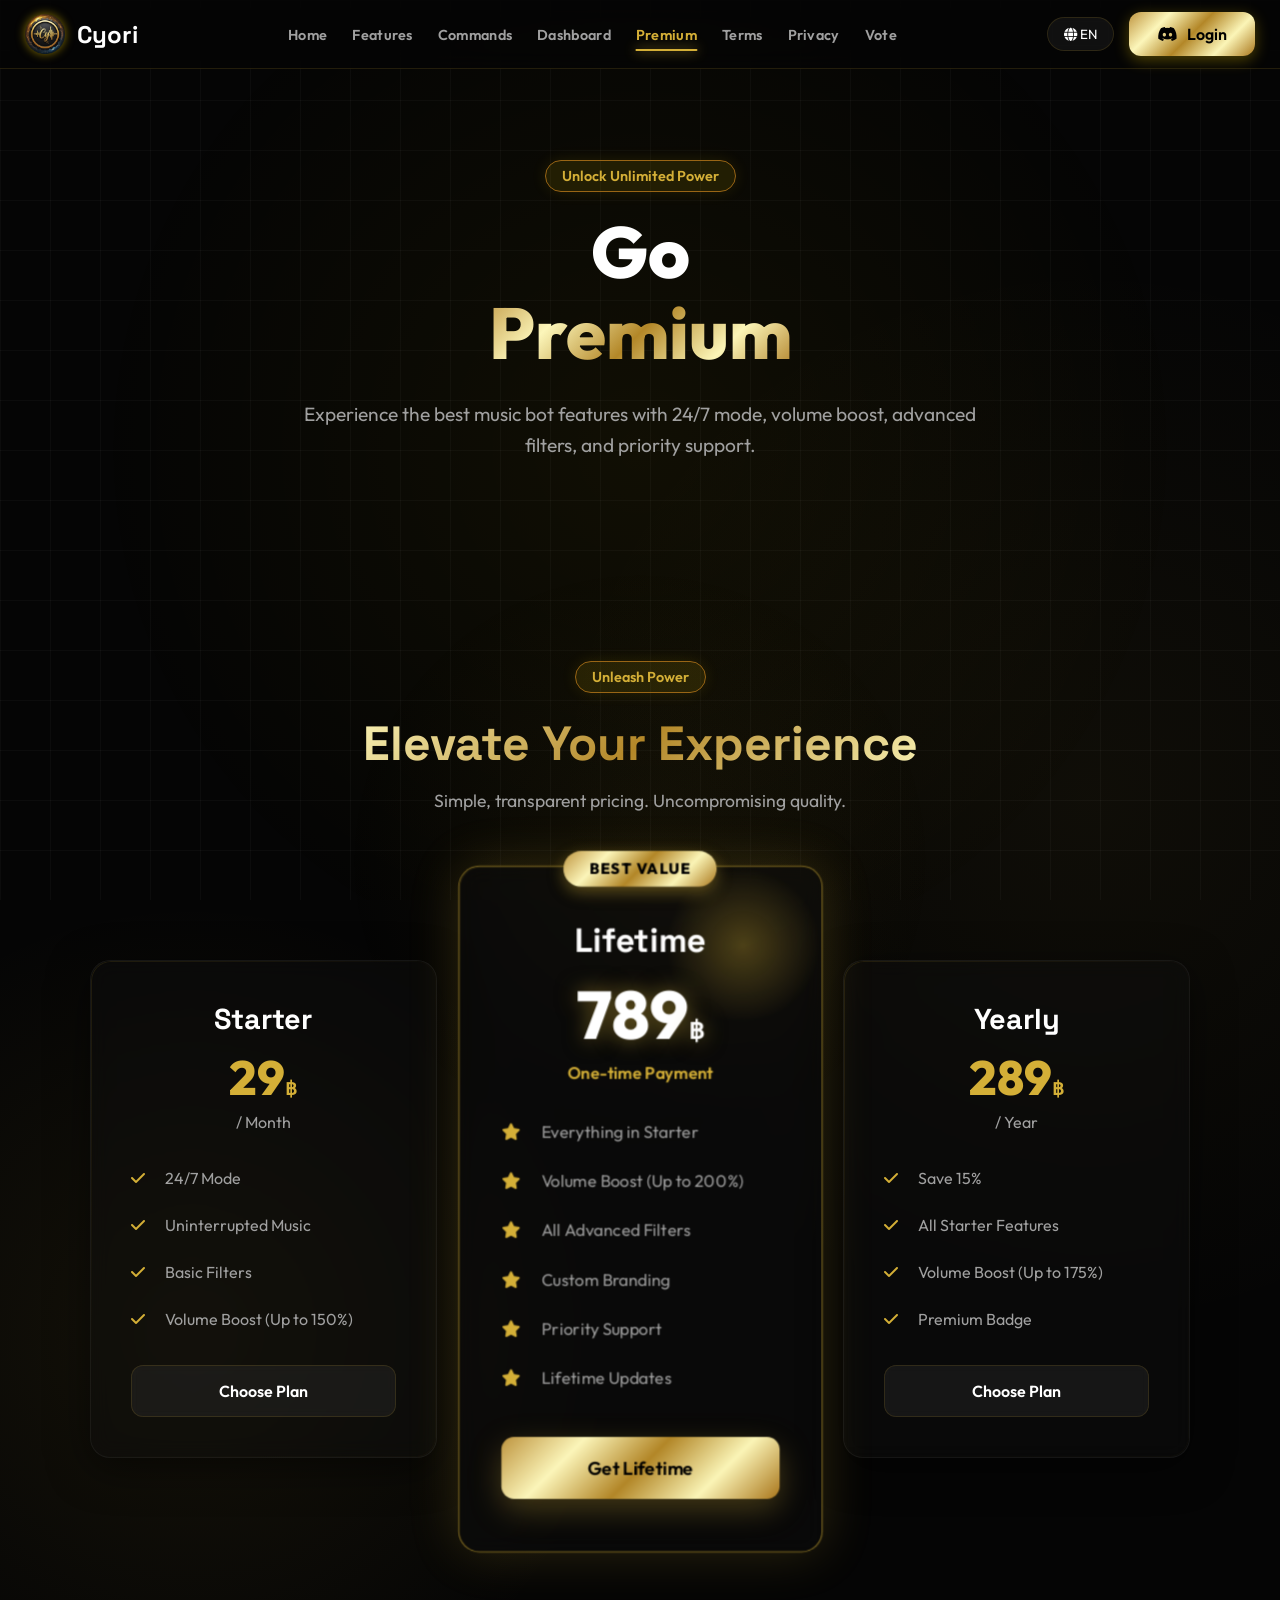
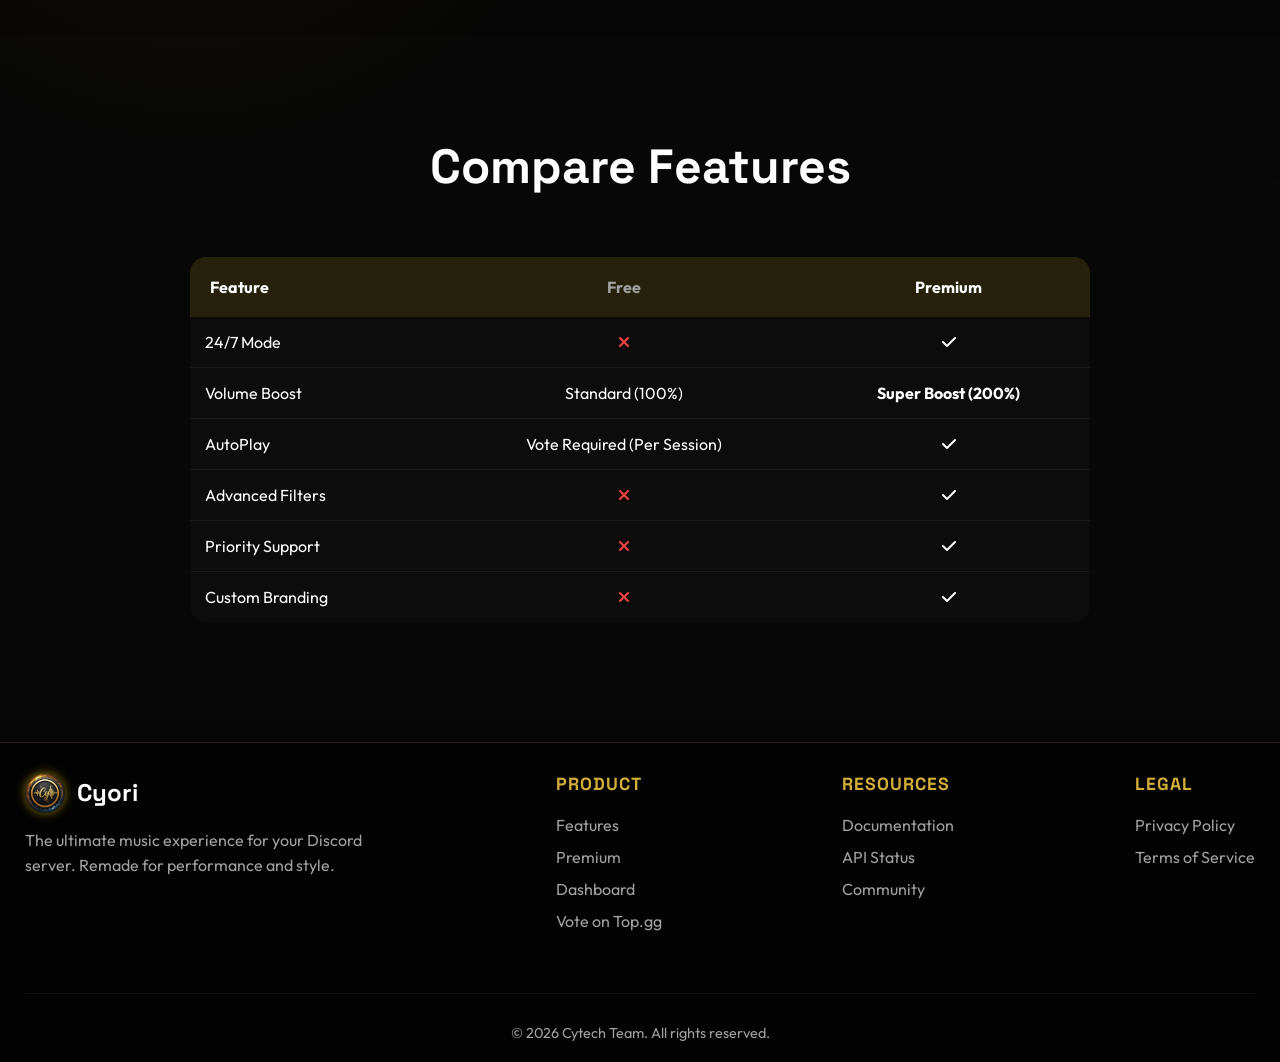
<file: web/premium.html>
﻿<!DOCTYPE html>
<html lang="en">

<head>
    <meta charset="UTF-8">
    <meta name="viewport" content="width=device-width, initial-scale=1.0">
    <title>Premium - Cyori</title>
    <link rel="icon" href="logo-circle.png" type="image/png">
    <meta name="description" content="Unlock the full potential of Cyori with premium features">

    <!-- Fonts -->
    <link rel="preconnect" href="https://fonts.googleapis.com">
    <link rel="preconnect" href="https://fonts.gstatic.com" crossorigin>
    <link
        href="https://fonts.googleapis.com/css2?family=Outfit:wght@300;400;500;600;700;800&family=Space+Grotesk:wght@300;400;500;600;700&display=swap"
        rel="stylesheet">
    <link rel="stylesheet" href="https://cdnjs.cloudflare.com/ajax/libs/font-awesome/6.4.0/css/all.min.css">

    <!-- Styles -->
    <link rel="stylesheet" href="style.css">
</head>

<body>
    <!-- Background Elements -->
    <div class="bg-gradient"></div>
    <div class="mesh-grid"></div>

    <!-- Header -->
    <header id="header">
        <div class="container">
            <a href="index.html" class="brand">
                <img src="logo-circle.png" alt="Cyori" class="brand-logo">
                <span class="brand-name">Cyori</span>
            </a>

            <nav>
                <ul class="nav-links">
                    <li><a href="index.html#hero" class="nav-link lang-text" data-en="Home" data-th="หน้าแรก">Home</a>
                    </li>
                    <li><a href="index.html#features" class="nav-link lang-text" data-en="Features"
                            data-th="ฟีเจอร์">Features</a></li>
                    <li><a href="commands.html" class="nav-link lang-text" data-en="Commands"
                            data-th="คำสั่ง">Commands</a></li>
                    <li><a href="dashboard.html" class="nav-link lang-text" data-en="Dashboard"
                            data-th="แผงควบคุม">Dashboard</a></li>
                    <li><a href="premium.html" class="nav-link active lang-text" data-en="Premium"
                            data-th="พรีเมียม">Premium</a></li>
                    <li><a href="terms.html" class="nav-link lang-text" data-en="Terms" data-th="ข้อตกลง">Terms</a></li>
                    <li><a href="privacy.html" class="nav-link lang-text" data-en="Privacy"
                            data-th="ความเป็นส่วนตัว">Privacy</a></li>
                    <li><a href="https://top.gg/bot/1469606905948405833/vote" target="_blank" class="nav-link lang-text"
                            data-en="Vote" data-th="โหวต">Vote</a></li>

                    <!-- Mobile Exclusive Actions -->
                    <li class="mobile-only-action">
                        <div class="mobile-menu-divider"></div>
                        <button onclick="toggleLanguage()" class="btn-glass mobile-nav-btn">
                            <i class="fas fa-globe"></i>
                            <span class="lang-text" data-en="Switch to Thai"
                                data-th="เปลี่ยนเป็นภาษาอังกฤษ">Language</span>
                        </button>
                    </li>
                    <li class="mobile-only-action">
                        <a href="#" class="btn btn-primary login-btn" id="mobile-login-btn-tray" onclick="login()"
                            style="width: 100%; margin-top: 10px;">
                            <i class="fab fa-discord"></i>
                            <span class="lang-text" data-en="Login to Dashboard"
                                data-th="เข้าสู่ระบบแดชบอร์ด">Login</span>
                        </a>
                    </li>
                </ul>
            </nav>

            <div class="header-actions">
                <div class="lang-switch">
                    <button id="lang-btn" onclick="toggleLanguage()" class="btn-glass"
                        style="padding: 8px 16px; border-radius: 20px;">
                        <i class="fas fa-globe"></i> <span id="curr-lang">EN</span>
                    </button>
                </div>

                <a href="#" class="btn btn-primary login-btn" onclick="login()">
                    <i class="fab fa-discord"></i>
                    <span class="lang-text" data-en="Login" data-th="เข้าสู่ระบบ">Login</span>
                </a>

                <div class="hamburger mobile-toggle" onclick="toggleMenu()">
                    <i class="fas fa-bars"></i>
                </div>
            </div>
        </div>
    </header>

    <main style="padding-top: 100px;">
        <!-- Premium Hero -->
        <section class="hero" style="min-height: 50vh; padding: 60px 20px;">
            <div class="hero-content">
                <span class="hero-badge lang-text" data-en="Unlock Unlimited Power"
                    data-th="ปลดล็อคพลังไร้ขีดจำกัด">Unlock Unlimited Power</span>

                <h1 class="hero-title">
                    <span class="lang-text" data-en="Go" data-th="อัพเกรดเป็น">Go</span><br>
                    <span class="text-gradient lang-text" data-en="Premium" data-th="พรีเมียม">Premium</span>
                </h1>

                <p class="hero-desc lang-text"
                    data-en="Experience the best music bot features with 24/7 mode, volume boost, advanced filters, and priority support."
                    data-th="สัมผัสฟีเจอร์ระดับพรีเมียมด้วย 24/7 mode, เพิ่มระดับเสียง, ฟิลเตอร์ขั้นสูง และซัพพอร์ตด่วนพิเศษ">
                    Experience the best music bot features with 24/7 mode, volume boost, advanced filters, and
                    priority support.
                </p>
            </div>
        </section>

        <!-- Premium Pricing (Aesthetic) -->
        <section id="premium" class="section premium-showcase" style="position: relative;">
            <!-- Glow background -->
            <div
                style="position: absolute; top: 0; left: 50%; transform: translateX(-50%); width: 600px; height: 600px; background: radial-gradient(circle, rgba(212, 175, 55, 0.05) 0%, transparent 70%); z-index: -1;">
            </div>

            <div class="container">
                <div class="section-header" style="text-align: center; margin-bottom: 70px;">
                    <span class="hero-badge lang-text" data-en="Unleash Power" data-th="ปลดล็อคพลัง">Unleash
                        Power</span>
                    <h2 class="section-title text-gradient lang-text" data-en="Elevate Your Experience"
                        data-th="ยกระดับประสบการณ์ของคุณ" style="font-size: 3rem; margin-bottom: 15px;">Elevate Your
                        Experience</h2>
                    <p style="color: var(--text-muted); font-size: 1.1rem;" class="lang-text"
                        data-en="Simple, transparent pricing. Uncompromising quality."
                        data-th="ราคาที่โปร่งใส เรียบง่าย พร้อมคุณภาพที่ไม่ประนีประนอม">Simple, transparent pricing.
                        Uncompromising quality.</p>
                </div>

                <div class="grid-3 p-grid"
                    style="align-items: center; justify-content: center; max-width: 1100px; margin: 0 auto;">

                    <!-- Monthly -->
                    <div class="card p-card" style="padding: 40px; text-align: center;">
                        <h3 class="pricing-title lang-text" data-en="Starter" data-th="เริ่มต้น"
                            style="font-size: 1.8rem; margin-bottom: 10px;">Starter</h3>
                        <div style="font-size: 3rem; font-weight: 800; color: var(--gold-primary); margin-bottom: 5px;">
                            29<span style="font-size: 1.2rem;">฿</span></div>
                        <div class="pricing-period lang-text" data-en="/ Month" data-th="/ เดือน"
                            style="color: var(--text-muted); margin-bottom: 30px;">/ Month</div>

                        <ul class="features-list"
                            style="list-style: none; text-align: left; margin-bottom: 30px; line-height: 2;">
                            <li><i class="fas fa-check" style="color: var(--gold-primary); margin-right: 10px;"></i>
                                <span class="lang-text" data-en="24/7 Mode" data-th="โหมด 24/7">24/7 Mode</span></li>
                            <li><i class="fas fa-check" style="color: var(--gold-primary); margin-right: 10px;"></i>
                                <span class="lang-text" data-en="Uninterrupted Music"
                                    data-th="เพลงไม่สะดุด">Uninterrupted Music</span></li>
                            <li><i class="fas fa-check" style="color: var(--gold-primary); margin-right: 10px;"></i>
                                <span class="lang-text" data-en="Basic Filters" data-th="ฟิลเตอร์พื้นฐาน">Basic
                                    Filters</span></li>
                            <li><i class="fas fa-check" style="color: var(--gold-primary); margin-right: 10px;"></i>
                                <span class="lang-text" data-en="Volume Boost (Up to 150%)"
                                    data-th="เพิ่มเสียงได้ถึง 150%">Volume Boost (Up to 150%)</span></li>
                        </ul>

                        <a href="payment.html" class="btn btn-glass"
                            style="width: 100%; border-radius: 12px; padding: 15px;">
                            <span class="lang-text" data-en="Choose Plan" data-th="เลือกแผนนี้">Choose Plan</span>
                        </a>
                    </div>

                    <!-- Lifetime (Featured) -->
                    <div class="card p-card featured"
                        style="padding: 50px 40px; text-align: center; border-color: rgba(212, 175, 55, 0.6); box-shadow: 0 0 50px rgba(212, 175, 55, 0.2); transform: scale(1.05); z-index: 10;">
                        <div class="card-glow" style="opacity: 0.8; top: 0; right: 0;"></div>
                        <div
                            style="position: absolute; top: -15px; left: 50%; transform: translateX(-50%); background: var(--button-primary); color: #000; padding: 8px 25px; border-radius: 50px; font-weight: 800; font-size: 0.9rem; letter-spacing: 1px; box-shadow: 0 5px 15px rgba(212, 175, 55, 0.4);">
                            BEST VALUE
                        </div>
                        <h3 class="pricing-title lang-text" data-en="Lifetime" data-th="ถาวร"
                            style="font-size: 2rem; margin-bottom: 10px;">Lifetime</h3>
                        <div
                            style="font-size: 4rem; font-weight: 800; color: #fff; text-shadow: 0 0 20px rgba(212, 175, 55, 0.5); margin-bottom: 5px;">
                            789<span style="font-size: 1.5rem;">฿</span></div>
                        <div class="pricing-period lang-text" data-en="One-time Payment" data-th="จ่ายครั้งเดียวจบ"
                            style="color: var(--gold-primary); font-weight: 600; margin-bottom: 30px;">One-time Payment
                        </div>

                        <ul class="features-list"
                            style="list-style: none; text-align: left; margin-bottom: 40px; line-height: 2;">
                            <li><i class="fas fa-star" style="color: var(--gold-primary); margin-right: 10px;"></i>
                                <span class="lang-text" data-en="Everything in Starter"
                                    data-th="ทุกอย่างในแพ็กเกจเริ่มต้น">Everything in Starter</span></li>
                            <li><i class="fas fa-star" style="color: var(--gold-primary); margin-right: 10px;"></i>
                                <span class="lang-text" data-en="Volume Boost (Up to 200%)"
                                    data-th="เพิ่มเสียงได้ถึง 200%">Volume Boost (Up to 200%)</span></li>
                            <li><i class="fas fa-star" style="color: var(--gold-primary); margin-right: 10px;"></i>
                                <span class="lang-text" data-en="All Advanced Filters"
                                    data-th="ฟิลเตอร์ขั้นสูงทั้งหมด">All Advanced Filters</span></li>
                            <li><i class="fas fa-star" style="color: var(--gold-primary); margin-right: 10px;"></i>
                                <span class="lang-text" data-en="Custom Branding" data-th="ปรับแต่งชื่อ/รูปบอท">Custom
                                    Branding</span></li>
                            <li><i class="fas fa-star" style="color: var(--gold-primary); margin-right: 10px;"></i>
                                <span class="lang-text" data-en="Priority Support" data-th="ซัพพอร์ตด่วนพิเศษ">Priority
                                    Support</span></li>
                            <li><i class="fas fa-star" style="color: var(--gold-primary); margin-right: 10px;"></i>
                                <span class="lang-text" data-en="Lifetime Updates" data-th="อัพเดทตลอดชีพ">Lifetime
                                    Updates</span></li>
                        </ul>

                        <a href="payment.html" class="btn btn-primary"
                            style="width: 100%; border-radius: 12px; padding: 18px; font-size: 1.1rem; box-shadow: 0 10px 30px rgba(212, 175, 55, 0.3);">
                            <span class="lang-text" data-en="Get Lifetime" data-th="จัดเลย! ถาวร">Get Lifetime</span>
                        </a>
                    </div>

                    <!-- Yearly -->
                    <div class="card p-card" style="padding: 40px; text-align: center;">
                        <h3 class="pricing-title lang-text" data-en="Yearly" data-th="รายปี"
                            style="font-size: 1.8rem; margin-bottom: 10px;">Yearly</h3>
                        <div style="font-size: 3rem; font-weight: 800; color: var(--gold-primary); margin-bottom: 5px;">
                            289<span style="font-size: 1.2rem;">฿</span></div>
                        <div class="pricing-period lang-text" data-en="/ Year" data-th="/ ปี"
                            style="color: var(--text-muted); margin-bottom: 30px;">/ Year</div>

                        <ul class="features-list"
                            style="list-style: none; text-align: left; margin-bottom: 30px; line-height: 2;">
                            <li><i class="fas fa-check" style="color: var(--gold-primary); margin-right: 10px;"></i>
                                <span class="lang-text" data-en="Save 15%" data-th="ประหยัด 15%">Save 15%</span></li>
                            <li><i class="fas fa-check" style="color: var(--gold-primary); margin-right: 10px;"></i>
                                <span class="lang-text" data-en="All Starter Features" data-th="ฟีเจอร์ Starter ครบ">All
                                    Starter Features</span></li>
                            <li><i class="fas fa-check" style="color: var(--gold-primary); margin-right: 10px;"></i>
                                <span class="lang-text" data-en="Volume Boost (Up to 175%)"
                                    data-th="เพิ่มเสียงได้ถึง 175%">Volume Boost (Up to 175%)</span></li>
                            <li><i class="fas fa-check" style="color: var(--gold-primary); margin-right: 10px;"></i>
                                <span class="lang-text" data-en="Premium Badge" data-th="ยศพิเศษ">Premium Badge</span>
                            </li>
                        </ul>

                        <a href="payment.html" class="btn btn-glass"
                            style="width: 100%; border-radius: 12px; padding: 15px;">
                            <span class="lang-text" data-en="Choose Plan" data-th="เลือกแผนนี้">Choose Plan</span>
                        </a>
                    </div>

                </div>
            </div>
        </section>

        <!-- Features Comparison -->
        <section class="section" style="background: rgba(255,255,255,0.01);">
            <div class="container">
                <div class="section-header">
                    <h2 class="section-title lang-text" data-en="Compare Features" data-th="เปรียบเทียบฟีเจอร์">Compare
                        Features</h2>
                </div>

                <div style="max-width: 900px; margin: 0 auto; overflow-x: auto;">
                    <table
                        style="width: 100%; border-collapse: collapse; background: rgba(255,255,255,0.02); border-radius: 16px; overflow: hidden;">
                        <thead>
                            <tr style="background: rgba(255,215,0,0.1);">
                                <th style="padding: 20px; text-align: left; color: var(--accent-gold);">Feature</th>
                                <th style="padding: 20px; text-align: center; color: var(--text-muted);">Free</th>
                                <th style="padding: 20px; text-align: center; color: var(--accent-gold);">Premium</th>
                            </tr>
                        </thead>
                        <tbody>
                            <tr style="border-bottom: 1px solid rgba(255,255,255,0.05);">
                                <td style="padding: 15px;">24/7 Mode</td>
                                <td style="padding: 15px; text-align: center;"><i class="fas fa-times"
                                        style="color: #ff4444;"></i></td>
                                <td style="padding: 15px; text-align: center;"><i class="fas fa-check"
                                        style="color: var(--accent-gold);"></i></td>
                            </tr>
                            <tr style="border-bottom: 1px solid rgba(255,255,255,0.05);">
                                <td style="padding: 15px;">Volume Boost</td>
                                <td style="padding: 15px; text-align: center;">
                                    <span class="lang-text" data-en="Standard (100%)" data-th="มาตรฐาน (100%)">Standard
                                        (100%)</span>
                                </td>
                                <td style="padding: 15px; text-align: center;"><strong>
                                        <span class="lang-text" data-en="Super Boost (200%)"
                                            data-th="เร่งเสียงพิเศษ (200%)">Super Boost (200%)</span>
                                    </strong></td>
                            </tr>
                            <tr style="border-bottom: 1px solid rgba(255,255,255,0.05);">
                                <td style="padding: 15px;">AutoPlay</td>
                                <td style="padding: 15px; text-align: center;">
                                    <span class="lang-text" data-en="Vote Required (Per Session)"
                                        data-th="ต้องโหวต (ต่อเซสชัน)">Vote Required (Per Session)</span>
                                </td>
                                <td style="padding: 15px; text-align: center;"><i class="fas fa-check"
                                        style="color: var(--accent-gold);"></i></td>
                            </tr>
                            <tr style="border-bottom: 1px solid rgba(255,255,255,0.05);">
                                <td style="padding: 15px;">Advanced Filters</td>
                                <td style="padding: 15px; text-align: center;"><i class="fas fa-times"
                                        style="color: #ff4444;"></i></td>
                                <td style="padding: 15px; text-align: center;"><i class="fas fa-check"
                                        style="color: var(--accent-gold);"></i></td>
                            </tr>
                            <tr style="border-bottom: 1px solid rgba(255,255,255,0.05);">
                                <td style="padding: 15px;">Priority Support</td>
                                <td style="padding: 15px; text-align: center;"><i class="fas fa-times"
                                        style="color: #ff4444;"></i></td>
                                <td style="padding: 15px; text-align: center;"><i class="fas fa-check"
                                        style="color: var(--accent-gold);"></i></td>
                            </tr>
                            <tr>
                                <td style="padding: 15px;">Custom Branding</td>
                                <td style="padding: 15px; text-align: center;"><i class="fas fa-times"
                                        style="color: #ff4444;"></i></td>
                                <td style="padding: 15px; text-align: center;"><i class="fas fa-check"
                                        style="color: var(--accent-gold);"></i></td>
                            </tr>
                        </tbody>
                    </table>
                </div>
            </div>
        </section>

    </main>

    <!-- Footer -->
    <footer>
        <div class="container">
            <div class="footer-content">
                <div class="footer-brand">
                    <div class="brand">
                        <img src="logo-circle.png" alt="Cyori" class="brand-logo">
                        <span class="brand-name">Cyori</span>
                    </div>
                    <p class="lang-text"
                        data-en="The ultimate music experience for your Discord server. Remade for performance and style."
                        data-th="ประสบการณ์การฟังเพลงที่ดีที่สุดสำหรับ Discord ของคุณ ออกแบบใหม่เพื่อประสิทธิภาพและสไตล์ที่เหนือกว่า">
                        The ultimate music experience.
                    </p>
                </div>

                <div class="footer-col">
                    <h4 class="lang-text" data-en="Product" data-th="ผลิตภัณฑ์">Product</h4>
                    <ul>
                        <li><a href="index.html#features" class="lang-text" data-en="Features"
                                data-th="ฟีเจอร์">Features</a></li>
                        <li><a href="premium.html" class="lang-text" data-en="Premium" data-th="พรีเมียม">Premium</a>
                        </li>
                        <li><a href="dashboard.html" class="lang-text" data-en="Dashboard"
                                data-th="แดชบอร์ด">Dashboard</a></li>
                        <li><a href="https://top.gg/bot/1469606905948405833/vote" target="_blank" class="lang-text"
                                data-en="Vote on Top.gg" data-th="โหวตบน Top.gg">Vote on Top.gg</a></li>
                    </ul>
                </div>

                <div class="footer-col">
                    <h4 class="lang-text" data-en="Resources" data-th="ทรัพยากร">Resources</h4>
                    <ul>
                        <li><a href="documentation.html" class="lang-text" data-en="Documentation"
                                data-th="คู่มือการใช้">Documentation</a></li>
                        <li><a href="#" class="lang-text" data-en="API Status" data-th="สถานะระบบ">API Status</a></li>
                        <li><a href="https://discord.gg/jcJ2P6Bh2p" class="lang-text" data-en="Community"
                                data-th="ชุมชน">Community</a></li>
                    </ul>
                </div>

                <div class="footer-col">
                    <h4 class="lang-text" data-en="Legal" data-th="กฎหมาย">Legal</h4>
                    <ul>
                        <li><a href="privacy.html" class="lang-text" data-en="Privacy Policy"
                                data-th="นโยบายความเป็นส่วนตัว">Privacy Policy</a></li>
                        <li><a href="terms.html" class="lang-text" data-en="Terms of Service"
                                data-th="ข้อตกลงการใช้บริการ">Terms of Service</a></li>
                    </ul>
                </div>
            </div>

            <div class="copyright lang-text" data-en="© 2026 Cytech Team. All rights reserved."
                data-th="© 2026 Cytech Team สงวนลิขสิทธิ์">
                © 2026 Cytech Team. All rights reserved.
            </div>
        </div>
    </footer>

    <!-- Overlay for mobile menu -->
    <div class="menu-overlay"></div>

    <!-- Script -->
    <script src="script.js?v=4.1"></script>
</body>

</html>
</file>
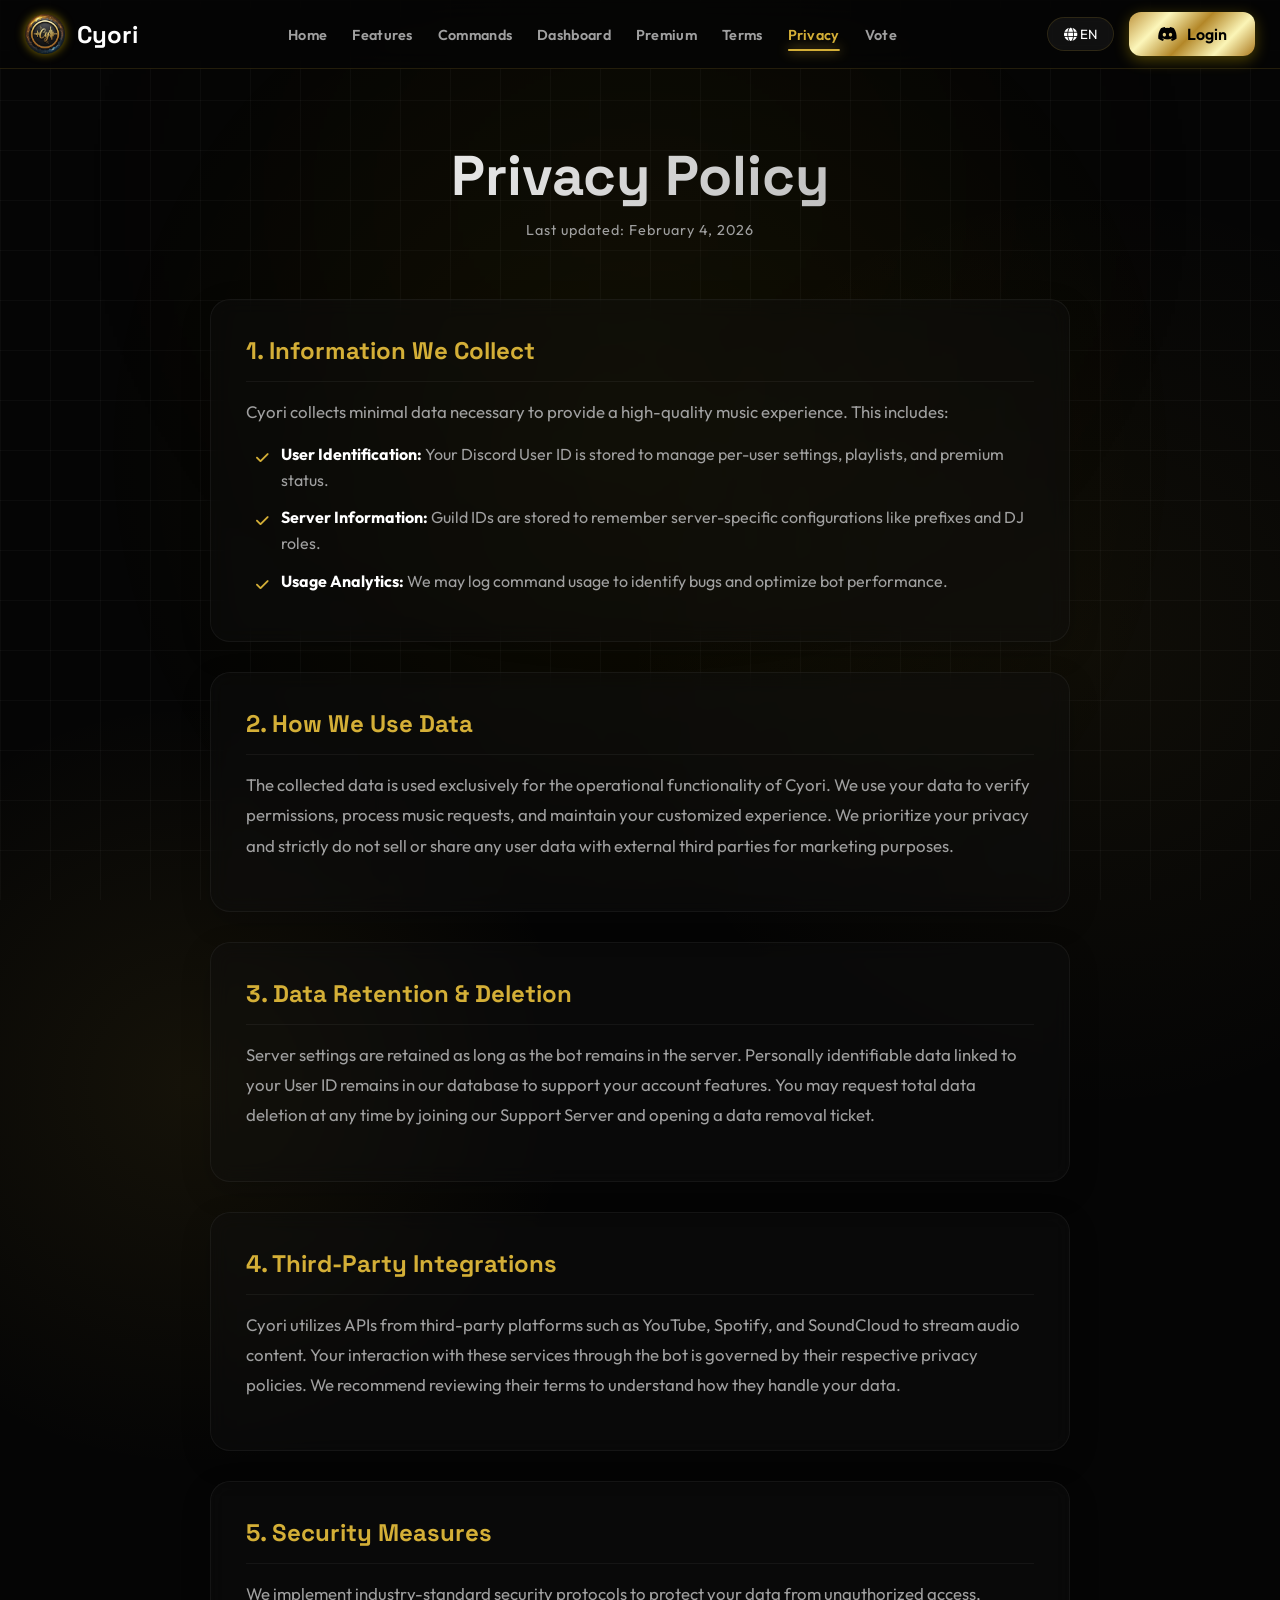
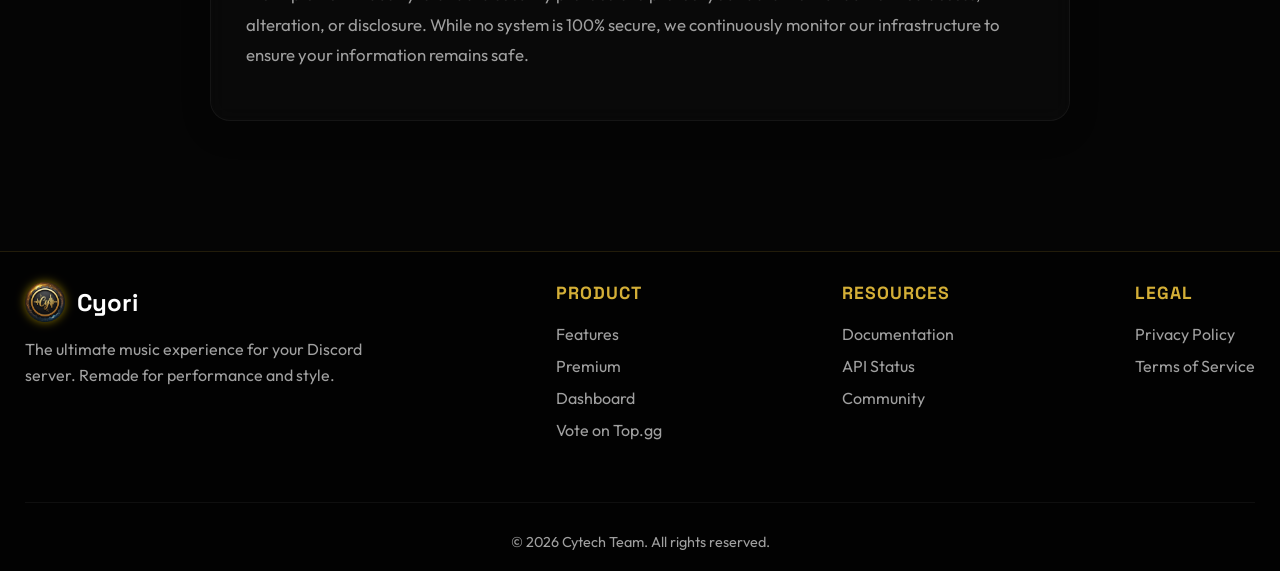
<file: web/privacy.html>
﻿<!DOCTYPE html>
<html lang="en">

<head>
    <meta charset="UTF-8">
    <meta name="viewport" content="width=device-width, initial-scale=1.0">
    <title>Privacy Policy - Cyori</title>
    <link rel="icon" href="logo-circle.png" type="image/png">
    <link
        href="https://fonts.googleapis.com/css2?family=Outfit:wght@300;400;500;600;700;800&family=Space+Grotesk:wght@300;400;500;600;700&display=swap"
        rel="stylesheet">
    <link rel="stylesheet" href="https://cdnjs.cloudflare.com/ajax/libs/font-awesome/6.0.0/css/all.min.css">
    <link rel="stylesheet" href="style.css">
</head>

<body>
    <!-- Background Elements -->
    <div class="bg-gradient"></div>
    <div class="mesh-grid"></div>

    <!-- Header -->
    <header id="header">
        <div class="container">
            <a href="index.html" class="brand">
                <img src="logo-circle.png" alt="Cyori" class="brand-logo">
                <span class="brand-name">Cyori</span>
            </a>

            <nav>
                <ul class="nav-links">
                    <li><a href="index.html#hero" class="nav-link lang-text" data-en="Home" data-th="หน้าแรก">Home</a>
                    </li>
                    <li><a href="index.html#features" class="nav-link lang-text" data-en="Features"
                            data-th="ฟีเจอร์">Features</a></li>
                    <li><a href="commands.html" class="nav-link lang-text" data-en="Commands"
                            data-th="คำสั่ง">Commands</a></li>
                    <li><a href="dashboard.html" class="nav-link lang-text" data-en="Dashboard"
                            data-th="แผงควบคุม">Dashboard</a></li>
                    <li><a href="premium.html" class="nav-link lang-text" data-en="Premium"
                            data-th="พรีเมียม">Premium</a></li>
                    <li><a href="terms.html" class="nav-link lang-text" data-en="Terms" data-th="ข้อตกลง">Terms</a></li>
                    <li><a href="privacy.html" class="nav-link active lang-text" data-en="Privacy"
                            data-th="ความเป็นส่วนตัว">Privacy</a></li>
                    <li><a href="https://top.gg/bot/1469606905948405833/vote" target="_blank" class="nav-link lang-text"
                            data-en="Vote" data-th="โหวต">Vote</a></li>

                    <!-- Mobile Exclusive Actions -->
                    <li class="mobile-only-action">
                        <div class="mobile-menu-divider"></div>
                        <button onclick="toggleLanguage()" class="btn-glass mobile-nav-btn">
                            <i class="fas fa-globe"></i>
                            <span class="lang-text" data-en="Switch to Thai"
                                data-th="เปลี่ยนเป็นภาษาอังกฤษ">Language</span>
                        </button>
                    </li>
                    <li class="mobile-only-action">
                        <a href="#" class="btn btn-primary login-btn" id="mobile-login-btn-tray" onclick="login()"
                            style="width: 100%; margin-top: 10px;">
                            <i class="fab fa-discord"></i>
                            <span class="lang-text" data-en="Login to Dashboard"
                                data-th="เข้าสู่ระบบแดชบอร์ด">Login</span>
                        </a>
                    </li>
                </ul>
            </nav>

            <div class="header-actions">
                <div class="lang-switch">
                    <button id="lang-btn" onclick="toggleLanguage()" class="btn-glass"
                        style="padding: 8px 16px; border-radius: 20px;">
                        <i class="fas fa-globe"></i> <span id="curr-lang">EN</span>
                    </button>
                </div>

                <a href="#" class="btn btn-primary login-btn" onclick="login()">
                    <i class="fab fa-discord"></i>
                    <span class="lang-text" data-en="Login" data-th="เข้าสู่ระบบ">Login</span>
                </a>

                <div class="hamburger mobile-toggle" onclick="toggleMenu()">
                    <i class="fas fa-bars"></i>
                </div>
            </div>
        </div>
    </header>









    <main class="content-page">
        <h1 class="lang-text" data-en="Privacy Policy" data-th="นโยบายความเป็นส่วนตัว">Privacy Policy</h1>
        <span class="last-updated lang-text" data-en="Last updated: February 4, 2026"
            data-th="อัปเดตล่าสุด: 4 กุมภาพันธ์ 2026">Last updated: February 4, 2026</span>

        <!-- 1. Data Collection -->
        <div class="feature-card">
            <h2 class="lang-text" data-en="1. Information We Collect" data-th="1. ข้อมูลที่เราเก็บรวบรวม">1. Information
                We Collect</h2>
            <p class="lang-text"
                data-en="Cyori collects minimal data necessary to provide a high-quality music experience. This includes:"
                data-th="Cyori เก็บรวมรวมข้อมูลเท่าที่จำเป็นเพื่อคุณภาพในการให้บริการสูงสุด ซึ่งประกอบไปด้วย:">
                Cyori collects minimal data necessary to provide its services.
            </p>
            <ul>
                <li>
                    <strong class="lang-text" data-en="User Identification:" data-th="ข้อมูลระบุตัวตน:">User
                        Identification:</strong>
                    <span class="lang-text"
                        data-en="Your Discord User ID is stored to manage per-user settings, playlists, and premium status."
                        data-th="Discord User ID จะถูกบันทึกเพื่อจัดการการตั้งค่า เพลย์ลิสต์ และสถานะพรีเมียมส่วนบุคคล">
                        Your Discord User ID is stored to manage per-user settings, playlists, and premium status.
                    </span>
                </li>
                <li>
                    <strong class="lang-text" data-en="Server Information:" data-th="ข้อมูลเซิร์ฟเวอร์:">Server
                        Information:</strong>
                    <span class="lang-text"
                        data-en="Guild IDs are stored to remember server-specific configurations like prefixes and DJ roles."
                        data-th="Guild ID จะถูกบันทึกเพื่อจำการตั้งค่าของเซิร์ฟเวอร์ เช่น คำนำหน้า (Prefix) และยศ DJ">
                        Guild IDs are stored to remember server-specific configurations.
                    </span>
                </li>
                <li>
                    <strong class="lang-text" data-en="Usage Analytics:" data-th="ข้อมูลการใช้งาน:">Usage
                        Analytics:</strong>
                    <span class="lang-text"
                        data-en="We may log command usage to identify bugs and optimize bot performance."
                        data-th="เราอาจบันทึกการใช้คำสั่งเพื่อวิเคราะห์ข้อผิดพลาดและปรับปรุงประสิทธิภาพของบอท">
                        We may log command usage to identify bugs and optimize bot performance.
                    </span>
                </li>
            </ul>
        </div>

        <!-- 2. Data Usage -->
        <div class="feature-card">
            <h2 class="lang-text" data-en="2. How We Use Data" data-th="2. การนำข้อมูลไปใช้">2. How We Use Data</h2>
            <p class="lang-text"
                data-en="The collected data is used exclusively for the operational functionality of Cyori. We use your data to verify permissions, process music requests, and maintain your customized experience. We prioritize your privacy and strictly do not sell or share any user data with external third parties for marketing purposes."
                data-th="ข้อมูลที่รวมรวบจะถูกใช้เพื่อการทำงานของ Cyori เท่านั้น เราใช้ข้อมูลเพื่อตรวจสอบสิทธิ์ ประมวลผลการเล่นเพลง และรักษาการตั้งค่าที่คุณปรับแต่งไว้ เราให้ความสำคัญกับความเป็นส่วนตัวของคุณเป็นอันดับหนึ่ง โดยจะไม่มีการขายหรือแบ่งปันข้อมูลให้กับบุคคลที่สามเพื่อวัตถุประสงค์ทางการค้าอย่างเด็ดขาด">
                Data is used only for bot functionality and is never sold to third parties.
            </p>
        </div>

        <!-- 3. Data Retention -->
        <div class="feature-card">
            <h2 class="lang-text" data-en="3. Data Retention & Deletion" data-th="3. การเก็บรักษาและการลบข้อมูล">3. Data
                Retention & Deletion</h2>
            <p class="lang-text"
                data-en="Server settings are retained as long as the bot remains in the server. Personally identifiable data linked to your User ID remains in our database to support your account features. You may request total data deletion at any time by joining our Support Server and opening a data removal ticket."
                data-th="การตั้งค่าเซิร์ฟเวอร์จะถูกเก็บไว้ตราบเท่าที่บอทยังอยู่ในเซิร์ฟเวอร์ ข้อมูลส่วนบุคคลที่เชื่อมโยงกับ User ID จะถูกเก็บไว้เพื่อรองรับการใช้งานฟีเจอร์ต่างๆ คุณสามารถร้องขอให้ลบข้อมูลทั้งหมดของคุณได้ทุกเมื่อ โดยการเข้าร่วม Support Server และเปิด Ticket เพื่อแจ้งลบข้อมูล">
                Settings are stored while the bot is present. You can request data deletion anytime.
            </p>
        </div>

        <!-- 4. Third-Party Services -->
        <div class="feature-card">
            <h2 class="lang-text" data-en="4. Third-Party Integrations" data-th="4. การเชื่อมต่อกับบริการภายนอก">4.
                Third-Party Integrations</h2>
            <p class="lang-text"
                data-en="Cyori utilizes APIs from third-party platforms such as YouTube, Spotify, and SoundCloud to stream audio content. Your interaction with these services through the bot is governed by their respective privacy policies. We recommend reviewing their terms to understand how they handle your data."
                data-th="Cyori ใช้ API จากแพลตฟอร์มภายนอก เช่น YouTube, Spotify และ SoundCloud เพื่อสตรีมเนื้อหาเสียง การโต้ตอบของคุณกับบริการเหล่านี้ผ่านบอทจะอยู่ภายใต้นโยบายความเป็นส่วนตัวของแพลตฟอร์มนั้นๆ เราแนะนำให้คุณอ่านข้อตกลงของพวกเขาเพื่อความเข้าใจที่ชัดเจน">
                We use YouTube, Spotify, and SoundCloud APIs for streaming.
            </p>
        </div>

        <!-- 5. Security Measures -->
        <div class="feature-card">
            <h2 class="lang-text" data-en="5. Security Measures" data-th="5. มาตรการรักษาความปลอดภัย">5. Security
                Measures</h2>
            <p class="lang-text"
                data-en="We implement industry-standard security protocols to protect your data from unauthorized access, alteration, or disclosure. While no system is 100% secure, we continuously monitor our infrastructure to ensure your information remains safe."
                data-th="เราใช้โปรโตคอลความปลอดภัยมาตรฐานอุตสาหกรรมเพื่อปกป้องข้อมูลของคุณจากการเข้าถึง การแก้ไข หรือการเปิดเผยโดยไม่ได้รับอนุญาต แม้ไม่มีระบบใดที่ปลอดภัย 100% แต่เราตรวจสอบโครงสร้างพื้นฐานอย่างต่อเนื่องเพื่อให้กลุ่มข้อมูลของคุณปลอดภัยที่สุด">
                We use industry-standard security to protect your data.
            </p>
        </div>
    </main>

    <footer>
        <div class="container">
            <div class="footer-content">
                <div class="footer-brand">
                    <div class="brand">
                        <img src="logo-circle.png" alt="Cyori" class="brand-logo">
                        <span class="brand-name">Cyori</span>
                    </div>
                    <p class="lang-text"
                        data-en="The ultimate music experience for your Discord server. Remade for performance and style."
                        data-th="ประสบการณ์การฟังเพลงที่ดีที่สุดสำหรับ Discord ของคุณ ออกแบบใหม่เพื่อประสิทธิภาพและสไตล์ที่เหนือกว่า">
                        The ultimate music experience.
                    </p>
                </div>

                <div class="footer-col">
                    <h4 class="lang-text" data-en="Product" data-th="ผลิตภัณฑ์">Product</h4>
                    <ul>
                        <li><a href="index.html#features" class="lang-text" data-en="Features"
                                data-th="ฟีเจอร์">Features</a></li>
                        <li><a href="premium.html" class="lang-text" data-en="Premium" data-th="พรีเมียม">Premium</a>
                        </li>
                        <li><a href="dashboard.html" class="lang-text" data-en="Dashboard"
                                data-th="แดชบอร์ด">Dashboard</a></li>
                        <li><a href="https://top.gg/bot/1469606905948405833/vote" target="_blank" class="lang-text"
                                data-en="Vote on Top.gg" data-th="โหวตบน Top.gg">Vote on
                                Top.gg</a></li>
                    </ul>
                </div>

                <div class="footer-col">
                    <h4 class="lang-text" data-en="Resources" data-th="ทรัพยากร">Resources</h4>
                    <ul>
                        <li><a href="documentation.html" class="lang-text" data-en="Documentation"
                                data-th="คู่มือการใช้">Documentation</a></li>
                        <li><a href="#" class="lang-text" data-en="API Status" data-th="สถานะระบบ">API Status</a></li>
                        <li><a href="https://discord.gg/jcJ2P6Bh2p" class="lang-text" data-en="Community"
                                data-th="ชุมชน">Community</a></li>
                    </ul>
                </div>

                <div class="footer-col">
                    <h4 class="lang-text" data-en="Legal" data-th="กฎหมาย">Legal</h4>
                    <ul>
                        <li><a href="privacy.html" class="lang-text" data-en="Privacy Policy"
                                data-th="นโยบายความเป็นส่วนตัว">Privacy Policy</a></li>
                        <li><a href="terms.html" class="lang-text" data-en="Terms of Service"
                                data-th="ข้อตกลงการใช้บริการ">Terms of Service</a></li>
                    </ul>
                </div>
            </div>

            <div class="copyright lang-text" data-en="© 2026 Cytech Team. All rights reserved."
                data-th="© 2026 Cytech Team สงวนลิขสิทธิ์">
                © 2026 Cytech Team. All rights reserved.
            </div>
        </div>
    </footer>
    <script src="script.js"></script>
    <!-- Overlay for mobile menu -->
    <div class="menu-overlay"></div>

</body>

</html>
</file>
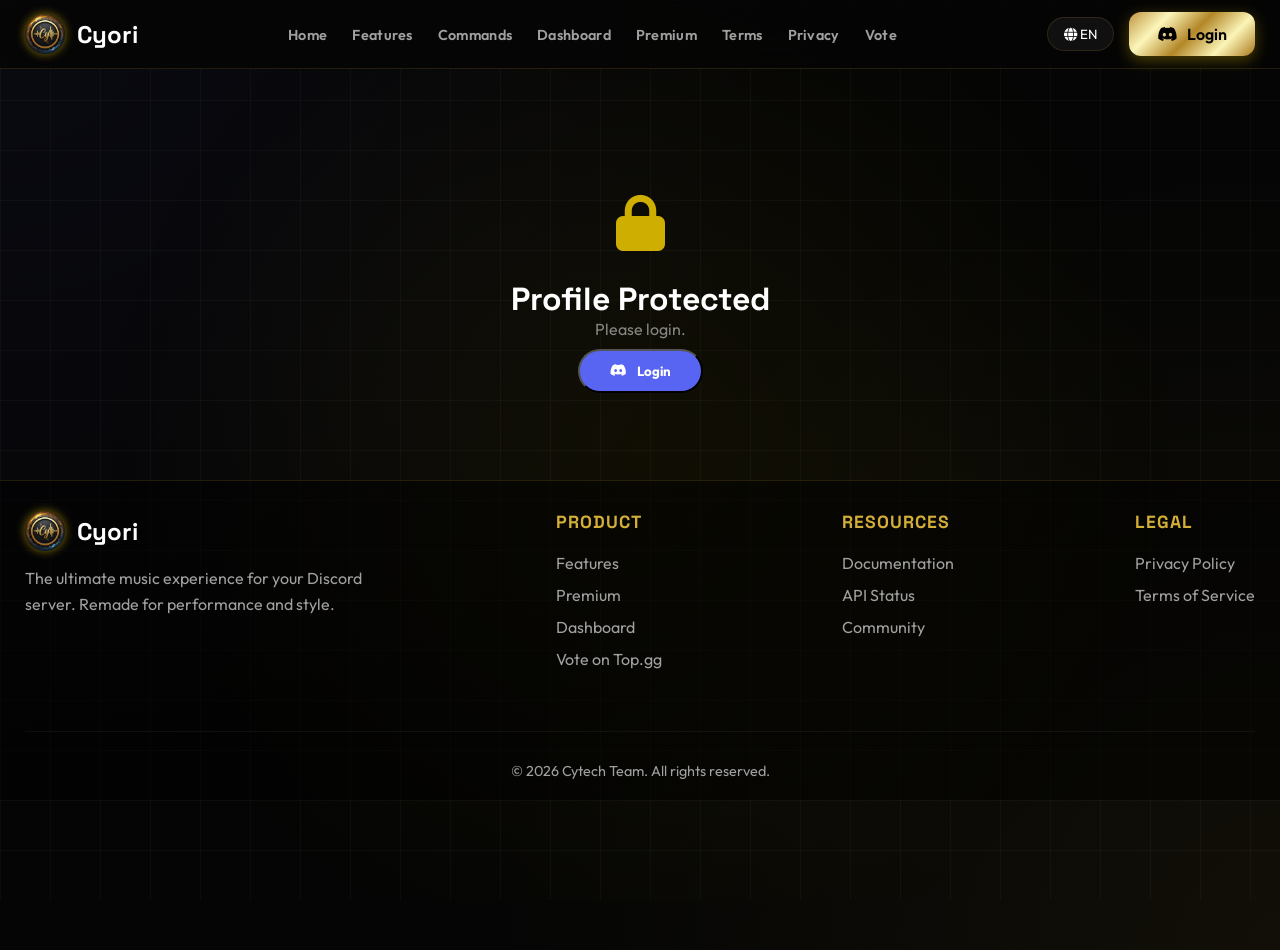
<file: web/profile.html>
﻿<!DOCTYPE html>
<html lang="en">

<head>
    <meta charset="UTF-8">
    <meta name="viewport" content="width=device-width, initial-scale=1.0">
    <title>Profile - Cyori</title>
    <link rel="icon" href="logo-circle.png" type="image/png">

    <link
        href="https://fonts.googleapis.com/css2?family=Outfit:wght@300;400;500;600;700;800&family=Space+Grotesk:wght@300;400;500;600;700&display=swap"
        rel="stylesheet">
    <link rel="stylesheet" href="https://cdnjs.cloudflare.com/ajax/libs/font-awesome/6.4.0/css/all.min.css">

    <link rel="stylesheet" href="style.css">

    <style>
        :root {
            --profile-bg: #050505;
            --card-glass: rgba(20, 20, 20, 0.85);
            /* Slightly more transparent to match main theme */
            --accent-gold: #FFD700;
            /* Match main gold */
            --discord-blurple: #5865F2;
        }

        body {
            background-color: var(--profile-bg);
            background-image:
                radial-gradient(circle at 0% 0%, rgba(88, 101, 242, 0.05) 0%, transparent 50%),
                radial-gradient(circle at 100% 100%, rgba(255, 204, 51, 0.05) 0%, transparent 50%);
            min-height: 100vh;
        }

        .profile-wrapper {
            max-width: 600px;
            margin: 50px auto 30px;
            /* Adjusted margin */
            padding: 0 20px;
            animation: fadeIn 0.8s ease-out;
            min-height: auto;
            /* Remove fill height */
            display: block;
            /* Default block display */
        }

        .profile-container {
            background: var(--card-glass);
            backdrop-filter: blur(20px);
            border: 1px solid rgba(255, 255, 255, 0.08);
            border-radius: 32px;
            overflow: hidden;
            box-shadow: 0 40px 100px rgba(0, 0, 0, 0.8);
            position: relative;
            text-align: center;
        }

        /* Banner */
        .profile-banner {
            height: 220px;
            background-color: #1a1a1a;
            position: relative;
            overflow: hidden;
        }

        .banner-glow-gold {
            box-shadow: inset 0 -40px 100px rgba(255, 204, 51, 0.2);
        }

        /* Content Layout */
        .profile-content-inner {
            padding: 0 30px 40px;
            position: relative;
            display: flex;
            flex-direction: column;
            align-items: center;
        }

        /* Avatar */
        .avatar-container {
            margin-top: -75px;
            position: relative;
            z-index: 5;
            margin-bottom: 20px;
        }

        .avatar-large {
            width: 150px;
            height: 150px;
            border-radius: 50%;
            border: 6px solid #141414;
            background: #141414;
            box-shadow: 0 10px 40px rgba(0, 0, 0, 0.6);
            object-fit: cover;
        }

        .premium-ring {
            position: absolute;
            inset: -4px;
            border-radius: 50%;
            border: 3px solid var(--accent-gold);
            box-shadow: 0 0 30px rgba(255, 204, 51, 0.6);
            z-index: -1;
            display: none;
        }

        /* Identity */
        .profile-identity h1 {
            font-size: 2rem;
            font-weight: 800;
            margin: 0;
            color: #fff;
            letter-spacing: -0.5px;
        }

        .profile-identity .user-tag {
            color: rgba(255, 255, 255, 0.5);
            font-size: 1rem;
            font-weight: 500;
            margin-top: 5px;
            margin-bottom: 20px;
        }

        /* Badges */
        .badge-list {
            display: flex;
            justify-content: center;
            flex-wrap: wrap;
            gap: 10px;
            margin-bottom: 25px;
        }

        .badge-pill {
            padding: 8px 16px;
            border-radius: 12px;
            font-size: 0.9rem;
            display: flex;
            align-items: center;
            gap: 8px;
            font-weight: 700;
            border: 1px solid rgba(255, 255, 255, 0.1);
        }

        .badge-discord-basic {
            background: rgba(88, 101, 242, 0.15);
            color: #b9bbbe;
            border-color: transparent;
        }

        /* Nitro Variants */
        .badge-nitro-basic {
            background: linear-gradient(135deg, rgba(0, 168, 252, 0.2), rgba(0, 168, 252, 0.05));
            border: 1px solid rgba(0, 168, 252, 0.4);
            color: #fff;
            box-shadow: 0 4px 15px rgba(0, 168, 252, 0.15);
        }

        .badge-nitro-basic i {
            color: #00A8FC;
            filter: drop-shadow(0 0 5px rgba(0, 168, 252, 0.8));
        }

        .badge-nitro-boost {
            background: linear-gradient(135deg, rgba(255, 115, 250, 0.2), rgba(255, 115, 250, 0.05));
            border: 1px solid rgba(255, 115, 250, 0.4);
            color: #fff;
            box-shadow: 0 4px 15px rgba(255, 115, 250, 0.15);
        }

        .badge-nitro-boost i {
            color: #ff73fa;
            filter: drop-shadow(0 0 5px rgba(255, 115, 250, 0.8));
        }

        .badge-premium {
            background: rgba(255, 204, 51, 0.1);
            border: 1px solid var(--accent-gold);
            color: var(--accent-gold);
            box-shadow: 0 0 15px rgba(255, 204, 51, 0.15);
        }

        .username-crown {
            color: var(--accent-gold);
            font-size: 1.5rem;
            margin-left: 8px;
            filter: drop-shadow(0 0 10px rgba(255, 204, 51, 0.5));
            display: none;
            /* Hidden by default */
            animation: float 3s ease-in-out infinite;
        }

        .avatar-crown {
            position: absolute;
            bottom: 5px;
            left: 5px;
            background: var(--accent-gold);
            color: #000;
            width: 36px;
            height: 36px;
            border-radius: 50%;
            display: flex;
            align-items: center;
            justify-content: center;
            font-size: 1rem;
            border: 4px solid #141414;
            box-shadow: 0 5px 15px rgba(0, 0, 0, 0.4), 0 0 20px rgba(255, 215, 0, 0.3);
            z-index: 10;
            animation: float 3s ease-in-out infinite;
        }

        /* --- INFO GRID (ส่วนที่เพิ่มกลับมา) --- */
        .info-grid {
            display: grid;
            grid-template-columns: repeat(3, 1fr);
            gap: 15px;
            width: 100%;
            background: rgba(255, 255, 255, 0.03);
            border: 1px solid rgba(255, 255, 255, 0.08);
            border-radius: 20px;
            padding: 20px;
            margin-bottom: 25px;
        }

        .info-item {
            display: flex;
            flex-direction: column;
            gap: 5px;
        }

        .info-label {
            font-size: 0.75rem;
            text-transform: uppercase;
            letter-spacing: 1px;
            color: rgba(255, 255, 255, 0.4);
            font-weight: 700;
        }

        .info-value {
            font-size: 1.1rem;
            font-weight: 700;
            color: #fff;
        }

        .info-value.gold {
            color: var(--accent-gold);
            text-shadow: 0 0 10px rgba(255, 204, 51, 0.3);
        }

        /* Buttons */
        .btn-discord-login {
            background: #5865F2;
            color: white;
            padding: 12px 30px;
            border-radius: 50px;
            text-decoration: none;
            font-weight: 700;
            transition: 0.2s;
            display: inline-flex;
            align-items: center;
            gap: 10px;
        }

        .btn-discord-login:hover {
            transform: scale(1.05);
            box-shadow: 0 10px 20px rgba(88, 101, 242, 0.4);
        }

        .btn-action {
            background: rgba(255, 255, 255, 0.05);
            color: white;
            padding: 12px 24px;
            border-radius: 14px;
            text-decoration: none;
            font-weight: 600;
            border: 1px solid rgba(255, 255, 255, 0.1);
            transition: 0.2s;
            display: inline-flex;
            align-items: center;
            gap: 8px;
        }

        .btn-action:hover {
            background: rgba(255, 255, 255, 0.1);
            border-color: rgba(255, 255, 255, 0.3);
        }

        .btn-logout {
            border-color: rgba(255, 77, 77, 0.3);
            color: #ff4d4d;
            cursor: pointer;
        }

        .btn-logout:hover {
            background: rgba(255, 77, 77, 0.1);
            border-color: #ff4d4d;
        }

        /* Login Wall */
        .wall-wrapper {
            display: flex;
            flex-direction: column;
            align-items: center;
            justify-content: center;
            min-height: 400px;
            text-align: center;
            padding: 40px;
        }

        .wall-icon {
            font-size: 3.5rem;
            color: var(--accent-gold);
            margin-bottom: 20px;
            opacity: 0.8;
        }

        /* Mobile */
        @media (max-width: 480px) {
            .profile-wrapper {
                margin-top: 80px;
                padding: 0 15px;
            }

            .info-grid {
                grid-template-columns: 1fr;
                gap: 20px;
                text-align: left;
                padding: 25px;
            }

            .info-item {
                flex-direction: row;
                justify-content: space-between;
                align-items: center;
                border-bottom: 1px solid rgba(255, 255, 255, 0.05);
                padding-bottom: 10px;
            }

            .info-item:last-child {
                border-bottom: none;
                padding-bottom: 0;
            }
        }
    </style>

    <svg style="width:0;height:0;position:absolute;" aria-hidden="true" focusable="false">
        <linearGradient id="nitro-gradient" x2="1" y2="1">
            <stop offset="0%" stop-color="#fff" />
            <stop offset="100%" stop-color="#ff73fa" />
        </linearGradient>
        <linearGradient id="nitro-basic-gradient" x2="1" y2="1">
            <stop offset="0%" stop-color="#fff" />
            <stop offset="100%" stop-color="#00A8FC" />
        </linearGradient>
    </svg>
</head>

<body>
    <!-- Background Elements -->
    <div class="bg-gradient"></div>
    <div class="mesh-grid"></div>

    <!-- Header -->
    <header id="header">
        <div class="container">
            <a href="index.html" class="brand">
                <img src="logo-circle.png" alt="Cyori" class="brand-logo">
                <span class="brand-name">Cyori</span>
            </a>

            <nav>
                <ul class="nav-links">
                    <li><a href="index.html#hero" class="nav-link lang-text" data-en="Home" data-th="หน้าแรก">Home</a>
                    </li>
                    <li><a href="index.html#features" class="nav-link lang-text" data-en="Features"
                            data-th="ฟีเจอร์">Features</a></li>
                    <li><a href="commands.html" class="nav-link lang-text" data-en="Commands"
                            data-th="คำสั่ง">Commands</a></li>
                    <li><a href="dashboard.html" class="nav-link lang-text" data-en="Dashboard"
                            data-th="แผงควบคุม">Dashboard</a></li>
                    <li><a href="premium.html" class="nav-link lang-text" data-en="Premium"
                            data-th="พรีเมียม">Premium</a></li>
                    <li><a href="terms.html" class="nav-link lang-text" data-en="Terms" data-th="ข้อตกลง">Terms</a></li>
                    <li><a href="privacy.html" class="nav-link lang-text" data-en="Privacy"
                            data-th="ความเป็นส่วนตัว">Privacy</a></li>
                    <li><a href="https://top.gg/bot/1469606905948405833/vote" target="_blank" class="nav-link lang-text"
                            data-en="Vote" data-th="โหวต">Vote</a></li>

                    <!-- Mobile Exclusive Actions -->
                    <li class="mobile-only-action">
                        <div class="mobile-menu-divider"></div>
                        <button onclick="toggleLanguage()" class="btn-glass mobile-nav-btn">
                            <i class="fas fa-globe"></i>
                            <span class="lang-text" data-en="Switch to Thai"
                                data-th="เปลี่ยนเป็นภาษาอังกฤษ">Language</span>
                        </button>
                    </li>
                    <li class="mobile-only-action">
                        <a href="#" class="btn btn-primary login-btn" id="mobile-login-btn-tray" onclick="login()"
                            style="width: 100%; margin-top: 10px;">
                            <i class="fab fa-discord"></i>
                            <span class="lang-text" data-en="Login to Dashboard"
                                data-th="เข้าสู่ระบบแดชบอร์ด">Login</span>
                        </a>
                    </li>
                </ul>
            </nav>

            <div class="header-actions">
                <div class="lang-switch">
                    <button id="lang-btn" onclick="toggleLanguage()" class="btn-glass"
                        style="padding: 8px 16px; border-radius: 20px;">
                        <i class="fas fa-globe"></i> <span id="curr-lang">EN</span>
                    </button>
                </div>

                <a href="#" class="btn btn-primary login-btn" onclick="login()">
                    <i class="fab fa-discord"></i>
                    <span class="lang-text" data-en="Login" data-th="เข้าสู่ระบบ">Login</span>
                </a>

                <div class="hamburger mobile-toggle" onclick="toggleMenu()">
                    <i class="fas fa-bars"></i>
                </div>
            </div>
        </div>
    </header>









    <main class="profile-wrapper">
        <div id="login-wall" class="wall-wrapper">
            <div class="wall-icon"><i class="fas fa-lock"></i></div>
            <h1 class="lang-text" data-en="Profile Protected" data-th="ข้อมูลส่วนตัว">Profile Protected</h1>
            <p style="color:rgba(255,255,255,0.5); margin-bottom: 10px;">Please login.</p>
            <button class="btn-discord-login" onclick="login()">
                <i class="fab fa-discord"></i> Login
            </button>
        </div>

        <div id="profile-content" class="profile-container" style="display: none;">

            <div id="p-banner" class="profile-banner"></div>

            <div class="profile-content-inner">

                <div class="avatar-container">
                    <img id="p-avatar" src="logo-circle.png" alt="Avatar" class="avatar-large">
                    <div id="p-ring" class="premium-ring"></div>
                    <div id="p-avatar-crown" class="avatar-crown" style="display: none;">
                        <i class="fas fa-crown"></i>
                    </div>
                </div>

                <div class="profile-identity">
                    <div style="display: flex; align-items: center; justify-content: center; gap: 8px;">
                        <h1 id="p-username">Loading...</h1>
                        <i id="username-crown" class="fas fa-crown username-crown" title="Premium Member"></i>
                    </div>
                    <div id="p-id" class="user-tag">@username</div>
                </div>

                <div class="badge-list">
                    <div class="badge-pill badge-discord-basic">
                        <i class="fab fa-discord"></i> User
                    </div>
                    <!-- Nitro Basic Badge -->
                    <div id="badge-nitro-basic" class="badge-pill badge-nitro-basic" style="display: none;">
                        <i class="fas fa-certificate"></i>
                        <span class="lang-text" data-en="Nitro Basic" data-th="ไนโตรเบสิก">Nitro Basic</span>
                    </div>
                    <!-- Nitro Boost Badge -->
                    <div id="badge-nitro-boost" class="badge-pill badge-nitro-boost" style="display: none;">
                        <i class="fas fa-rocket"></i>
                        <span class="lang-text" data-en="Nitro Boost" data-th="ไนโตรบูสท์">Nitro Boost</span>
                    </div>
                    <!-- Cyori Premium Badge -->
                    <div id="badge-prem" class="badge-pill badge-premium" style="display: none;">
                        <i class="fas fa-crown"></i> <span class="lang-text" data-en="Premium"
                            data-th="พรีเมียม">Premium</span>
                    </div>
                </div>

                <div class="info-grid">
                    <div class="info-item">
                        <span class="info-label lang-text" data-en="Plan" data-th="แพ็กเกจ">Plan</span>
                        <span id="p-plan" class="info-value">Free</span>
                    </div>
                    <div class="info-item">
                        <span class="info-label lang-text" data-en="Status" data-th="สถานะ">Status</span>
                        <span id="p-status" class="info-value">Active</span>
                    </div>
                    <div class="info-item">
                        <span class="info-label lang-text" data-en="Expires" data-th="วันหมดอายุ">Expires</span>
                        <span id="p-expiry" class="info-value">-</span>
                    </div>
                </div>

                <div style="display: flex; gap: 10px; width: 100%; justify-content: center;">
                    <a href="dashboard.html" class="btn-action">
                        <i class="fas fa-columns"></i> Dashboard
                    </a>
                    <button onclick="logout()" class="btn-action btn-logout">
                        <i class="fas fa-sign-out-alt"></i> Logout
                    </button>
                </div>

            </div>
        </div>
    </main>

    <script src="script.js"></script>

    <script>
        const DEFAULT_BANNER_URL = "https://cdn.discordapp.com/banners/1469606905948405833/3b84c3a7799d846229b2b5b2921ed270.png?size=1024";

        function syncProfileUI() {
            try {
                if (!window.userProfile) { toggleVisibility(true); return; }
                toggleVisibility(false);

                const profile = window.userProfile;
                const isTH = (localStorage.getItem('preferred-lang') === 'th');

                // Debug
                console.log("[Profile] Syncing UI for:", profile.username, "Nitro Type:", profile.premium_type);

                // 1. Identity
                const avEl = document.getElementById('p-avatar');
                if (avEl) {
                    const avatarUrl = profile.avatar
                        ? `https://cdn.discordapp.com/avatars/${profile.id}/${profile.avatar}.png?size=256`
                        : `https://cdn.discordapp.com/embed/avatars/${parseInt(profile.id) % 5}.png`;
                    avEl.src = avatarUrl;
                }

                document.getElementById('p-username').textContent = profile.username || "Unknown";
                document.getElementById('p-id').textContent = `@${profile.username || profile.id}`;

                // 2. Banner
                const bannerEl = document.getElementById('p-banner');
                if (bannerEl) {
                    if (profile.banner) {
                        const isGif = profile.banner.startsWith('a_');
                        const bUrl = `https://cdn.discordapp.com/banners/${profile.id}/${profile.banner}.${isGif ? 'gif' : 'png'}?size=1024`;
                        bannerEl.style.backgroundImage = `url('${bUrl}')`;
                    } else if (profile.accent_color) {
                        // Use accent color as fallback if no banner
                        const hex = profile.accent_color.toString(16).padStart(6, '0');
                        bannerEl.style.backgroundColor = `#${hex}`;
                        bannerEl.style.backgroundImage = 'none';
                    } else {
                        bannerEl.style.backgroundImage = `url('${DEFAULT_BANNER_URL}')`;
                    }
                    bannerEl.style.backgroundSize = 'cover';
                    bannerEl.style.backgroundPosition = 'center';
                }

                // 3. Badges (Fixed Nitro Logic)
                const basicBadge = document.getElementById('badge-nitro-basic');
                const boostBadge = document.getElementById('badge-nitro-boost');

                // Discord Premium Types: 0 = None, 1 = Nitro Classic, 2 = Nitro, 3 = Nitro Basic
                const pType = profile.premium_type !== undefined ? Number(profile.premium_type) : 0;

                if (basicBadge) basicBadge.style.display = 'none';
                if (boostBadge) boostBadge.style.display = 'none';

                if (pType > 0) {
                    if (pType === 1 || pType === 3) { // Classic or Basic
                        if (basicBadge) basicBadge.style.display = 'flex';
                    } else if (pType === 2) { // Full Nitro (Level 2)
                        if (boostBadge) boostBadge.style.display = 'flex';
                    }
                }

                // 4. PREMIUM INFO (ส่วนสำคัญ)
                const ring = document.getElementById('p-ring');
                const badge = document.getElementById('badge-prem');
                const planEl = document.getElementById('p-plan');
                const statusEl = document.getElementById('p-status');
                const expiryEl = document.getElementById('p-expiry');
                const crownIcon = document.getElementById('username-crown');

                if (window.userPremium) {
                    const isPrem = window.userPremium.premium;

                    if (ring) ring.style.display = isPrem ? 'block' : 'none';
                    if (badge) badge.style.display = isPrem ? 'flex' : 'none';
                    if (crownIcon) crownIcon.style.display = isPrem ? 'inline-block' : 'none';
                    const avCrown = document.getElementById('p-avatar-crown');
                    if (avCrown) avCrown.style.display = isPrem ? 'flex' : 'none';

                    if (isPrem) {
                        if (bannerEl) bannerEl.classList.add('banner-glow-gold');
                        if (statusEl) {
                            statusEl.style.color = 'var(--accent-gold)';
                            statusEl.textContent = isTH ? 'กำลังใช้งาน' : 'Active';
                        }
                        if (planEl) planEl.textContent = isTH ? 'พรีเมียม' : 'Premium';

                        if (expiryEl) {
                            expiryEl.classList.add('gold');
                            if (window.userPremium.expire === 'Lifetime' || !window.userPremium.expire || window.userPremium.expire < 10000000) {
                                expiryEl.textContent = isTH ? "ถาวร" : "Lifetime";
                            } else {
                                const d = new Date(window.userPremium.expire * 1000);
                                if (!isNaN(d.getTime())) {
                                    expiryEl.textContent = d.toLocaleDateString(isTH ? 'th-TH' : 'en-US', { day: 'numeric', month: 'short', year: 'numeric' });
                                } else {
                                    expiryEl.textContent = window.userPremium.expire;
                                }
                            }
                        }
                    } else {
                        // Free
                        if (bannerEl) bannerEl.classList.remove('banner-glow-gold');
                        if (statusEl) {
                            statusEl.style.color = '#fff';
                            statusEl.textContent = isTH ? 'ไม่ได้ใช้งาน' : 'Inactive';
                        }
                        if (planEl) planEl.textContent = isTH ? 'ฟรี' : 'Free';
                        if (expiryEl) {
                            expiryEl.textContent = "-";
                            expiryEl.classList.remove('gold');
                        }
                    }
                }
                // 5. Force Language Refresh for dynamic elements
                if (typeof updateLanguage === 'function') updateLanguage();
            } catch (e) {
                console.error("UI Error:", e);
                toggleVisibility(true);
            }
        }

        function toggleVisibility(showLogin) {
            const wall = document.getElementById('login-wall');
            const content = document.getElementById('profile-content');
            if (showLogin) {
                if (wall) wall.style.display = 'flex';
                if (content) content.style.display = 'none';
            } else {
                if (wall) wall.style.display = 'none';
                if (content) content.style.display = 'block';
            }
        }

        document.addEventListener('DOMContentLoaded', () => {
            if (typeof handleAuth === 'function') handleAuth();
            setTimeout(syncProfileUI, 200);
            setTimeout(syncProfileUI, 1000);
        });

        function onUserLoggedIn(profile) { syncProfileUI(); }
    </script>
    <!-- Footer -->
    <footer>
        <div class="container">
            <div class="footer-content">
                <div class="footer-brand">
                    <div class="brand">
                        <img src="logo-circle.png" alt="Cyori" class="brand-logo">
                        <span class="brand-name">Cyori</span>
                    </div>
                    <p class="lang-text"
                        data-en="The ultimate music experience for your Discord server. Remade for performance and style."
                        data-th="ประสบการณ์การฟังเพลงที่ดีที่สุดสำหรับ Discord ของคุณ ออกแบบใหม่เพื่อประสิทธิภาพและสไตล์ที่เหนือกว่า">
                        The ultimate music experience.
                    </p>
                </div>

                <div class="footer-col">
                    <h4 class="lang-text" data-en="Product" data-th="ผลิตภัณฑ์">Product</h4>
                    <ul>
                        <li><a href="index.html#features" class="lang-text" data-en="Features"
                                data-th="ฟีเจอร์">Features</a></li>
                        <li><a href="premium.html" class="lang-text" data-en="Premium" data-th="พรีเมียม">Premium</a>
                        </li>
                        <li><a href="dashboard.html" class="lang-text" data-en="Dashboard"
                                data-th="แดชบอร์ด">Dashboard</a></li>
                        <li><a href="https://top.gg/bot/1469606905948405833/vote" target="_blank" class="lang-text"
                                data-en="Vote on Top.gg" data-th="โหวตบน Top.gg">Vote on
                                Top.gg</a></li>
                    </ul>
                </div>

                <div class="footer-col">
                    <h4 class="lang-text" data-en="Resources" data-th="ทรัพยากร">Resources</h4>
                    <ul>
                        <li><a href="documentation.html" class="lang-text" data-en="Documentation"
                                data-th="คู่มือการใช้">Documentation</a></li>
                        <li><a href="#" class="lang-text" data-en="API Status" data-th="สถานะระบบ">API Status</a></li>
                        <li><a href="https://discord.gg/jcJ2P6Bh2p" class="lang-text" data-en="Community"
                                data-th="ชุมชน">Community</a></li>
                    </ul>
                </div>

                <div class="footer-col">
                    <h4 class="lang-text" data-en="Legal" data-th="กฎหมาย">Legal</h4>
                    <ul>
                        <li><a href="privacy.html" class="lang-text" data-en="Privacy Policy"
                                data-th="นโยบายความเป็นส่วนตัว">Privacy Policy</a></li>
                        <li><a href="terms.html" class="lang-text" data-en="Terms of Service"
                                data-th="ข้อตกลงการใช้บริการ">Terms of Service</a></li>
                    </ul>
                </div>
            </div>

            <div class="copyright lang-text" data-en="© 2026 Cytech Team. All rights reserved."
                data-th="© 2026 Cytech Team สงวนลิขสิทธิ์">
                © 2026 Cytech Team. All rights reserved.
            </div>
        </div>
    </footer>

    <!-- Overlay for mobile menu -->
    <div class="menu-overlay"></div>

</body>

</html>
</file>
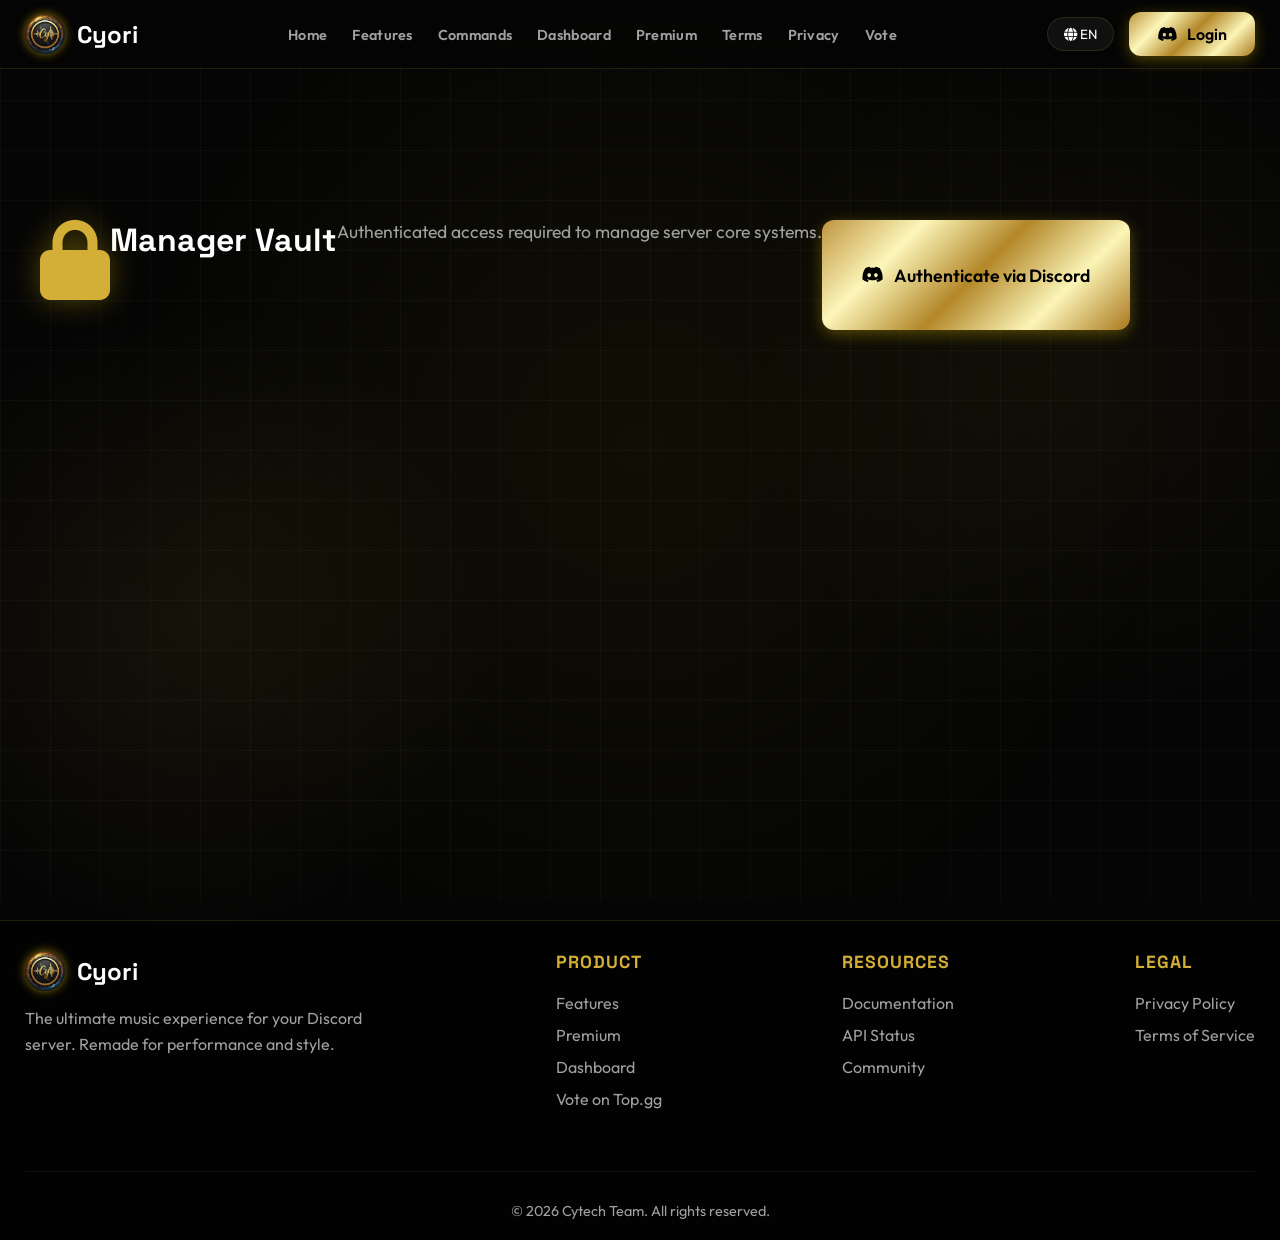
<file: web/settings.html>
<!DOCTYPE html>
<html lang="en">

<head>
    <meta charset="UTF-8">
    <meta name="viewport" content="width=device-width, initial-scale=1.0">
    <title>Server Settings - Cyori</title>
    <link rel="icon" href="logo-circle.png" type="image/png">

    <link
        href="https://fonts.googleapis.com/css2?family=Outfit:wght@300;400;500;600;700;800&family=Space+Grotesk:wght@300;400;500;600;700&display=swap"
        rel="stylesheet">
    <link rel="stylesheet" href="https://cdnjs.cloudflare.com/ajax/libs/font-awesome/6.4.0/css/all.min.css">
    <link rel="stylesheet" href="style.css">
</head>

<body>
    <!-- Background Elements -->
    <div class="bg-gradient"></div>
    <div class="mesh-grid"></div>

    <!-- Header -->
    <header id="header">
        <div class="container">
            <a href="index.html" class="brand">
                <img src="logo-circle.png" alt="Cyori" class="brand-logo">
                <span class="brand-name">Cyori</span>
            </a>

            <nav>
                <ul class="nav-links">
                    <li><a href="index.html#hero" class="nav-link lang-text" data-en="Home" data-th="หน้าแรก">Home</a>
                    </li>
                    <li><a href="index.html#features" class="nav-link lang-text" data-en="Features"
                            data-th="ฟีเจอร์">Features</a></li>
                    <li><a href="commands.html" class="nav-link lang-text" data-en="Commands"
                            data-th="คำสั่ง">Commands</a></li>
                    <li><a href="dashboard.html" class="nav-link lang-text" data-en="Dashboard"
                            data-th="แผงควบคุม">Dashboard</a></li>
                    <li><a href="premium.html" class="nav-link lang-text" data-en="Premium"
                            data-th="พรีเมียม">Premium</a></li>
                    <li><a href="terms.html" class="nav-link lang-text" data-en="Terms" data-th="ข้อตกลง">Terms</a></li>
                    <li><a href="privacy.html" class="nav-link lang-text" data-en="Privacy"
                            data-th="ความเป็นส่วนตัว">Privacy</a></li>
                    <li><a href="https://top.gg/bot/1469606905948405833/vote" target="_blank" class="nav-link lang-text"
                            data-en="Vote" data-th="โหวต">Vote</a></li>

                    <!-- Mobile Exclusive Actions -->
                    <li class="mobile-only-action">
                        <div class="mobile-menu-divider"></div>
                        <button onclick="toggleLanguage()" class="btn-glass mobile-nav-btn">
                            <i class="fas fa-globe"></i>
                            <span class="lang-text" data-en="Switch to Thai"
                                data-th="เปลี่ยนเป็นภาษาอังกฤษ">Language</span>
                        </button>
                    </li>
                    <li class="mobile-only-action">
                        <a href="#" class="btn btn-primary login-btn" id="mobile-login-btn-tray" onclick="login()"
                            style="width: 100%; margin-top: 10px;">
                            <i class="fab fa-discord"></i>
                            <span class="lang-text" data-en="Login to Dashboard"
                                data-th="เข้าสู่ระบบแดชบอร์ด">Login</span>
                        </a>
                    </li>
                </ul>
            </nav>

            <div class="header-actions">
                <div class="lang-switch">
                    <button id="lang-btn" onclick="toggleLanguage()" class="btn-glass"
                        style="padding: 8px 16px; border-radius: 20px;">
                        <i class="fas fa-globe"></i> <span id="curr-lang">EN</span>
                    </button>
                </div>

                <a href="#" class="btn btn-primary login-btn" onclick="login()">
                    <i class="fab fa-discord"></i>
                    <span class="lang-text" data-en="Login" data-th="เข้าสู่ระบบ">Login</span>
                </a>

                <div class="hamburger mobile-toggle" onclick="toggleMenu()">
                    <i class="fas fa-bars"></i>
                </div>
            </div>
        </div>
    </header>

    <main class="dashboard-container">
        <div id="login-wall" class="login-wall" style="padding: 100px 20px; text-align: center;">
            <i class="fas fa-lock"
                style="font-size: 5rem; color: var(--gold-primary); margin-bottom: 30px; filter: drop-shadow(0 0 15px rgba(255, 215, 0, 0.3));"></i>
            <h1 class="lang-text" data-en="Manager Vault" data-th="ห้องทำงานผู้ดูแล">Manager Vault</h1>
            <p class="lang-text" style="color: var(--text-muted); margin-bottom: 40px; font-size: 1.1rem;"
                data-en="Authenticated access required to manage server core systems."
                data-th="ต้องผ่านการยืนยันตนเพื่อเข้าจัดการระบบหลักของเซิร์ฟเวอร์">
                Please login with Discord to continue.
            </p>
            <button class="btn btn-primary" onclick="login()" style="padding: 18px 40px; font-size: 1.1rem;">
                <i class="fab fa-discord"></i> Authenticate via Discord
            </button>
        </div>

        <div id="settings-container" style="display: none; padding: 40px 0;">

            <div id="server-selection-screen">
                <div class="server-header">
                    <div>
                        <h2 class="lang-text" data-en="Select Server" data-th="เลือกเซิร์ฟเวอร์">Select Server</h2>
                        <p class="lang-text" data-en="Choose a server to configure Cyori Music System"
                            data-th="เลือกเซิร์ฟเวอร์ที่คุณต้องการตั้งค่าระบบเพลง">Choose your server</p>
                    </div>
                    <div class="search-wrapper">
                        <i class="fas fa-search"></i>
                        <input type="text" id="server-search" placeholder="Search servers..." onkeyup="filterServers()"
                            class="lang-text" data-en-placeholder="Search servers..."
                            data-th-placeholder="ค้นหาเซิร์ฟเวอร์...">
                    </div>
                </div>

                <div id="loading-servers" style="text-align: center; padding: 100px 0;">
                    <div class="loader"></div>
                    <p class="lang-text" data-en="Syncing with Discord..." data-th="กำลังซิงค์ข้อมูลจาก Discord...">
                        Syncing...</p>
                    <button class="btn btn-glass lang-text" data-en="Retry if stuck" data-th="ลองใหม่อีกครั้ง"
                        onclick="loadServerList()" style="margin-top: 20px; font-size: 0.8rem;">Retry</button>
                </div>

                <div id="server-grid" class="server-grid"></div>
            </div>

            <div id="settings-content" style="display: none; max-width: 900px; margin: 0 auto;">
                <button class="back-btn" onclick="closeSettings()">
                    <i class="fas fa-arrow-left"></i> <span class="lang-text" data-en="Back to Fleet"
                        data-th="กลับไปหน้าเซิร์ฟเวอร์">Back to Fleet</span>
                </button>

                <div class="settings-header">
                    <img id="guild-icon" src="logo-circle.png" class="guild-icon" alt="Server Icon">
                    <div>
                        <h2 id="guild-name" class="text-gradient">Server Settings</h2>
                        <p id="guild-id" style="color: var(--text-muted); font-family: monospace; letter-spacing: 1px;">
                            ID: -</p>
                    </div>
                </div>

                <div class="settings-form">
                    <div class="form-group" style="margin-bottom: 30px;">
                        <label class="lang-text" data-en="Command Prefix" data-th="คำนำหน้าคำสั่ง">Command
                            Prefix</label>
                        <p style="font-size: 0.85rem; color: var(--text-muted); margin-bottom: 10px;">The character used
                            to trigger bot commands (Default: !)</p>
                        <input type="text" id="setting-prefix" placeholder="cm!">
                    </div>

                    <div class="form-group" style="margin-bottom: 30px;">
                        <label class="lang-text" data-en="System Language" data-th="ภาษาของระบบ">System Language</label>
                        <select id="setting-lang">
                            <option value="en">English (US)</option>
                            <option value="th">ภาษาไทย (TH)</option>
                        </select>
                    </div>

                    <div
                        style="background: rgba(255,255,255,0.03); border-radius: 15px; padding: 20px; border: 1px solid var(--glass-border); margin-bottom: 30px;">
                        <div class="toggle-group">
                            <div style="flex: 1;">
                                <h4 class="lang-text" data-en="24/7 Mode" data-th="โหมด 24/7">24/7 Mode</h4>
                                <p style="font-size: 0.8rem; color: var(--text-muted);">Stay in voice channel forever
                                    (Premium Only)</p>
                            </div>
                            <label class="switch">
                                <input type="checkbox" id="setting-247">
                                <span class="slider"></span>
                            </label>
                        </div>

                        <div class="toggle-group">
                            <div style="flex: 1;">
                                <h4 class="lang-text" data-en="Autoplay" data-th="เล่นเพลงอัตโนมัติ">Autoplay</h4>
                                <p style="font-size: 0.8rem; color: var(--text-muted);">Suggest related songs after
                                    queue ends</p>
                            </div>
                            <label class="switch">
                                <input type="checkbox" id="setting-autoplay">
                                <span class="slider"></span>
                            </label>
                        </div>

                        <div class="toggle-group" style="border-bottom: none;">
                            <div style="flex: 1;">
                                <h4 class="lang-text" data-en="DJ Only Mode" data-th="โหมด DJ เท่านั้น">DJ Only Mode
                                </h4>
                                <p style="font-size: 0.8rem; color: var(--text-muted);">Only users with DJ role can
                                    control music</p>
                            </div>
                            <label class="switch">
                                <input type="checkbox" id="setting-dj-mode">
                                <span class="slider"></span>
                            </label>
                        </div>
                    </div>

                    <div class="form-group">
                        <label class="lang-text" data-en="Managerial Role (DJ)" data-th="บทบาทผู้จัดการเพลง (DJ)">DJ
                            Role</label>
                        <select id="setting-dj-role">
                            <option value="">None (Everyone can control)</option>
                        </select>
                    </div>

                    <button class="btn btn-primary save-bar" onclick="saveSettings()">
                        <i class="fas fa-save" style="margin-right: 10px;"></i> <span class="lang-text"
                            data-en="Confirm & Save" data-th="ยืนยันและบันทึก">Confirm & Save Changes</span>
                    </button>
                </div>
            </div>
        </div>
    </main>

    <footer>
        <div class="container">
            <div class="footer-content">
                <div class="footer-brand">
                    <div class="brand">
                        <img src="logo-circle.png" alt="Cyori" class="brand-logo">
                        <span class="brand-name">Cyori</span>
                    </div>
                    <p class="lang-text"
                        data-en="The ultimate music experience for your Discord server. Remade for performance and style."
                        data-th="ประสบการณ์การฟังเพลงที่ดีที่สุดสำหรับ Discord ของคุณ ออกแบบใหม่เพื่อประสิทธิภาพและสไตล์ที่เหนือกว่า">
                        The ultimate music experience.
                    </p>
                </div>

                <div class="footer-col">
                    <h4 class="lang-text" data-en="Product" data-th="ผลิตภัณฑ์">Product</h4>
                    <ul>
                        <li><a href="index.html#features" class="lang-text" data-en="Features"
                                data-th="ฟีเจอร์">Features</a></li>
                        <li><a href="premium.html" class="lang-text" data-en="Premium" data-th="พรีเมียม">Premium</a>
                        </li>
                        <li><a href="dashboard.html" class="lang-text" data-en="Dashboard"
                                data-th="แดชบอร์ด">Dashboard</a></li>
                        <li><a href="https://top.gg/bot/1469606905948405833/vote" target="_blank" class="lang-text"
                                data-en="Vote on Top.gg" data-th="โหวตบน Top.gg">Vote on
                                Top.gg</a></li>
                    </ul>
                </div>

                <div class="footer-col">
                    <h4 class="lang-text" data-en="Resources" data-th="ทรัพยากร">Resources</h4>
                    <ul>
                        <li><a href="documentation.html" class="lang-text" data-en="Documentation"
                                data-th="คู่มือการใช้">Documentation</a></li>
                        <li><a href="#" class="lang-text" data-en="API Status" data-th="สถานะระบบ">API Status</a></li>
                        <li><a href="https://discord.gg/jcJ2P6Bh2p" class="lang-text" data-en="Community"
                                data-th="ชุมชน">Community</a></li>
                    </ul>
                </div>

                <div class="footer-col">
                    <h4 class="lang-text" data-en="Legal" data-th="กฎหมาย">Legal</h4>
                    <ul>
                        <li><a href="privacy.html" class="lang-text" data-en="Privacy Policy"
                                data-th="นโยบายความเป็นส่วนตัว">Privacy Policy</a></li>
                        <li><a href="terms.html" class="lang-text" data-en="Terms of Service"
                                data-th="ข้อตกลงการใช้บริการ">Terms of Service</a></li>
                    </ul>
                </div>
            </div>

            <div class="copyright lang-text" data-en="© 2026 Cytech Team. All rights reserved."
                data-th="© 2026 Cytech Team สงวนลิขสิทธิ์">
                © 2026 Cytech Team. All rights reserved.
            </div>
        </div>
    </footer>

    <!-- Overlay for mobile menu -->
    <div class="menu-overlay"></div>

    <script src="script.js"></script>
    <script src="settings.js"></script>
</body>

</html>
</file>
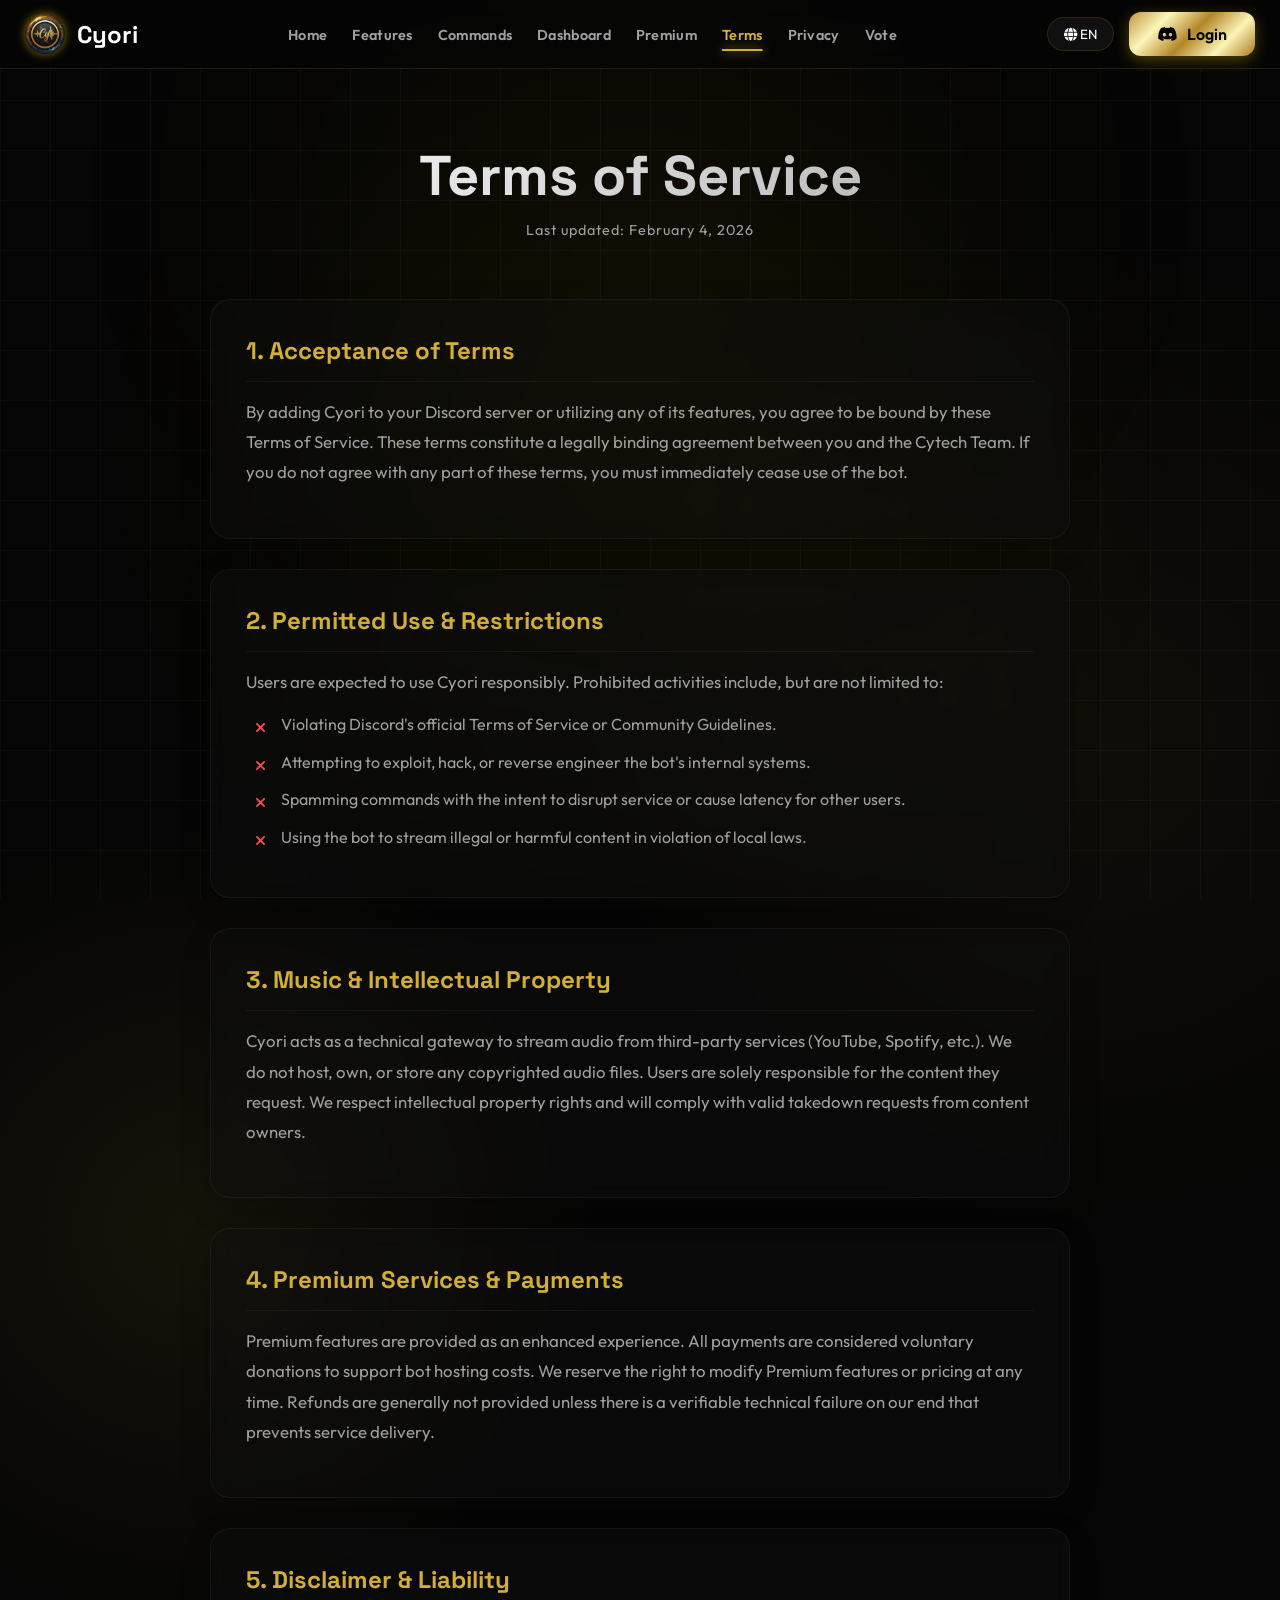
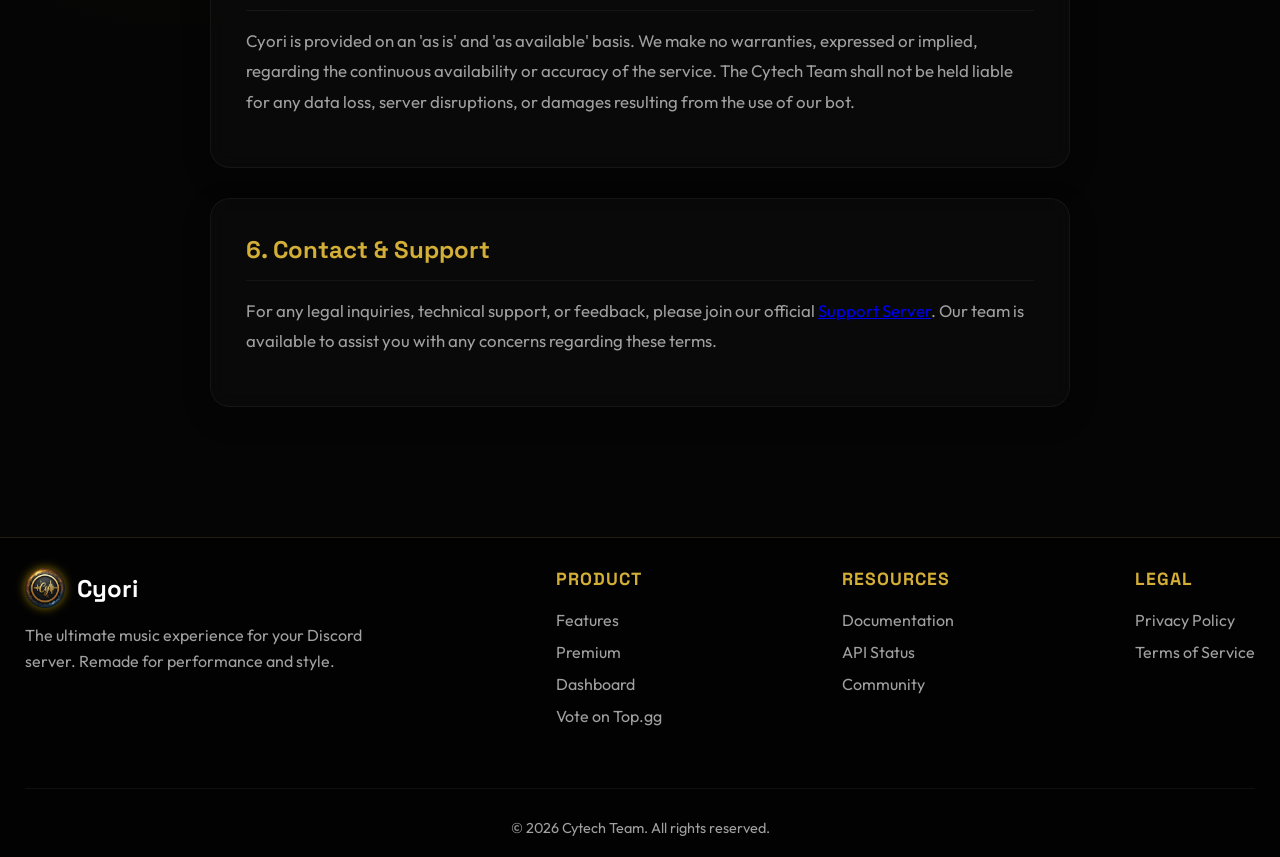
<file: web/terms.html>
﻿<!DOCTYPE html>
<html lang="en">

<head>
    <meta charset="UTF-8">
    <meta name="viewport" content="width=device-width, initial-scale=1.0">
    <title>Terms of Service - Cyori</title>
    <link rel="icon" href="logo-circle.png" type="image/png">
    <link
        href="https://fonts.googleapis.com/css2?family=Outfit:wght@300;400;500;600;700;800&family=Space+Grotesk:wght@300;400;500;600;700&display=swap"
        rel="stylesheet">
    <link rel="stylesheet" href="https://cdnjs.cloudflare.com/ajax/libs/font-awesome/6.0.0/css/all.min.css">
    <link rel="stylesheet" href="style.css">
</head>

<body>
    <!-- Background Elements -->
    <div class="bg-gradient"></div>
    <div class="mesh-grid"></div>

    <!-- Header -->
    <header id="header">
        <div class="container">
            <a href="index.html" class="brand">
                <img src="logo-circle.png" alt="Cyori" class="brand-logo">
                <span class="brand-name">Cyori</span>
            </a>

            <nav>
                <ul class="nav-links">
                    <li><a href="index.html#hero" class="nav-link lang-text" data-en="Home" data-th="หน้าแรก">Home</a>
                    </li>
                    <li><a href="index.html#features" class="nav-link lang-text" data-en="Features"
                            data-th="ฟีเจอร์">Features</a></li>
                    <li><a href="commands.html" class="nav-link lang-text" data-en="Commands"
                            data-th="คำสั่ง">Commands</a></li>
                    <li><a href="dashboard.html" class="nav-link lang-text" data-en="Dashboard"
                            data-th="แผงควบคุม">Dashboard</a></li>
                    <li><a href="premium.html" class="nav-link lang-text" data-en="Premium"
                            data-th="พรีเมียม">Premium</a></li>
                    <li><a href="terms.html" class="nav-link active lang-text" data-en="Terms"
                            data-th="ข้อตกลง">Terms</a></li>
                    <li><a href="privacy.html" class="nav-link lang-text" data-en="Privacy"
                            data-th="ความเป็นส่วนตัว">Privacy</a></li>
                    <li><a href="https://top.gg/bot/1469606905948405833/vote" target="_blank" class="nav-link lang-text"
                            data-en="Vote" data-th="โหวต">Vote</a></li>

                    <!-- Mobile Exclusive Actions -->
                    <li class="mobile-only-action">
                        <div class="mobile-menu-divider"></div>
                        <button onclick="toggleLanguage()" class="btn-glass mobile-nav-btn">
                            <i class="fas fa-globe"></i>
                            <span class="lang-text" data-en="Switch to Thai"
                                data-th="เปลี่ยนเป็นภาษาอังกฤษ">Language</span>
                        </button>
                    </li>
                    <li class="mobile-only-action">
                        <a href="#" class="btn btn-primary login-btn" id="mobile-login-btn-tray" onclick="login()"
                            style="width: 100%; margin-top: 10px;">
                            <i class="fab fa-discord"></i>
                            <span class="lang-text" data-en="Login to Dashboard"
                                data-th="เข้าสู่ระบบแดชบอร์ด">Login</span>
                        </a>
                    </li>
                </ul>
            </nav>

            <div class="header-actions">
                <div class="lang-switch">
                    <button id="lang-btn" onclick="toggleLanguage()" class="btn-glass"
                        style="padding: 8px 16px; border-radius: 20px;">
                        <i class="fas fa-globe"></i> <span id="curr-lang">EN</span>
                    </button>
                </div>

                <a href="#" class="btn btn-primary login-btn" onclick="login()">
                    <i class="fab fa-discord"></i>
                    <span class="lang-text" data-en="Login" data-th="เข้าสู่ระบบ">Login</span>
                </a>

                <div class="hamburger mobile-toggle" onclick="toggleMenu()">
                    <i class="fas fa-bars"></i>
                </div>
            </div>
        </div>
    </header>









    <main class="content-page">
        <h1 class="lang-text" data-en="Terms of Service" data-th="ข้อตกลงและเงื่อนไขการให้บริการ">Terms of Service</h1>
        <span class="last-updated lang-text" data-en="Last updated: February 4, 2026"
            data-th="อัปเดตล่าสุด: 4 กุมภาพันธ์ 2026">Last updated: February 4, 2026</span>

        <!-- 1. Acceptance of Terms -->
        <div class="feature-card">
            <h2 class="lang-text" data-en="1. Acceptance of Terms" data-th="1. การยอมรับข้อตกลงและเงื่อนไข">1.
                Acceptance of Terms</h2>
            <p class="lang-text"
                data-en="By adding Cyori to your Discord server or utilizing any of its features, you agree to be bound by these Terms of Service. These terms constitute a legally binding agreement between you and the Cytech Team. If you do not agree with any part of these terms, you must immediately cease use of the bot."
                data-th="การเชิญ Cyori เข้าสู่เซิร์ฟเวอร์หรือการใช้งานฟีเจอร์ใดๆ ถือว่าคุณยอมรับข้อตกลงและเงื่อนไขการให้บริการนี้ ซึ่งถือเป็นข้อตกลงที่มีผลผูกพันระหว่างคุณและทีมพัฒนา Cytech หากคุณไม่เห็นด้วยกับข้อตกลงใดๆ โปรดระงับการใช้งานบอททันที">
                By using Cyori, you agree to these Terms of Service.
            </p>
        </div>

        <!-- 2. Usage Policy -->
        <div class="feature-card">
            <h2 class="lang-text" data-en="2. Permitted Use & Restrictions" data-th="2. ขอบเขตการใช้งานและข้อห้าม">2.
                Permitted Use & Restrictions</h2>
            <p class="lang-text"
                data-en="Users are expected to use Cyori responsibly. Prohibited activities include, but are not limited to:"
                data-th="ผู้ใช้ต้องใช้งาน Cyori อย่างมีความรับผิดชอบ โดยมีข้อห้ามดังนี้ (แต่ไม่จำกัดเพียงเท่านี้):">
                Please use the bot responsibly.
            </p>
            <ul class="prohibited-list">
                <li class="lang-text" data-en="Violating Discord's official Terms of Service or Community Guidelines."
                    data-th="การละเมิดข้อตกลงการใช้งานหรือแนวทางปฏิบัติของชุมชน Discord">
                    Violating Discord's official Terms of Service.</li>
                <li class="lang-text"
                    data-en="Attempting to exploit, hack, or reverse engineer the bot's internal systems."
                    data-th="การพยายามเจาะระบบ (Exploit) หรือทำวิศวกรรมย้อนกลับกับระบบภายในของบอท">
                    Attempting to exploit or reverse engineer the bot.</li>
                <li class="lang-text"
                    data-en="Spamming commands with the intent to disrupt service or cause latency for other users."
                    data-th="การสแปมคำสั่งโดยเจตนาเพื่อให้ระบบขัดข้องหรือสร้างความล่าช้าให้แก่ผู้อื่น">
                    Spamming commands to disrupt service.</li>
                <li class="lang-text"
                    data-en="Using the bot to stream illegal or harmful content in violation of local laws."
                    data-th="การใช้บอทเพื่อสตรีมเนื้อหาที่ผิดกฎหมายหรือเป็นอันตรายตามกฎหมายท้องถิ่น">
                    Streaming illegal content.</li>
            </ul>
        </div>

        <!-- 3. Music & Content -->
        <div class="feature-card">
            <h2 class="lang-text" data-en="3. Music & Intellectual Property"
                data-th="3. เนื้อหาดิจิทัลและทรัพย์สินทางปัญญา">
                3. Music & Intellectual Property</h2>
            <p class="lang-text"
                data-en="Cyori acts as a technical gateway to stream audio from third-party services (YouTube, Spotify, etc.). We do not host, own, or store any copyrighted audio files. Users are solely responsible for the content they request. We respect intellectual property rights and will comply with valid takedown requests from content owners."
                data-th="Cyori เป็นเพียงสื่อกลางทางเทคนิคในการสตรีมเสียงจากบริการภายนอก เราไม่ได้เป็นเจ้าของหรือจัดเก็บไฟล์เสียงที่มีลิขสิทธิ์ใดๆ ผู้ใช้ต้องรับผิดชอบต่อเนื้อหาที่เลือกเล่นด้วยตนเอง เราเคารพในทรัพย์สินทางปัญญาและพร้อมให้ความร่วมมือกับเจ้าของลิขสิทธิ์หากมีการร้องขอ">
                We do not host files; we only provide a gateway to third-party services.
            </p>
        </div>

        <!-- 4. Premium Services -->
        <div class="feature-card">
            <h2 class="lang-text" data-en="4. Premium Services & Payments" data-th="4. บริการพรีเมียมและการชำระเงิน">4.
                Premium Services & Payments</h2>
            <p class="lang-text"
                data-en="Premium features are provided as an enhanced experience. All payments are considered voluntary donations to support bot hosting costs. We reserve the right to modify Premium features or pricing at any time. Refunds are generally not provided unless there is a verifiable technical failure on our end that prevents service delivery."
                data-th="ฟีเจอร์พรีเมียมจัดทำขึ้นเพื่อประสบการณ์ที่ดียิ่งขึ้น การชำระเงินทั้งหมดถือเป็นการสนับสนุนค่าดูแลระบบและโฮสติ้ง เราขอสงวนสิทธิ์ในการเปลี่ยนแปลงฟีเจอร์หรือราคาได้ตลอดเวลา โดยปกติจะไม่มีการคืนเงิน เว้นแต่จะเกิดจากความผิดพลาดทางเทคนิคจากฝั่งเราที่ทำให้ไม่สามารถให้บริการได้">
                Premium services support our hosting. Refunds are typically not available.
            </p>
        </div>

        <!-- 5. Limitation of Liability -->
        <div class="feature-card">
            <h2 class="lang-text" data-en="5. Disclaimer & Liability" data-th="5. การปฏิเสธความรับผิดชอบ">5. Disclaimer
                & Liability</h2>
            <p class="lang-text"
                data-en="Cyori is provided on an 'as is' and 'as available' basis. We make no warranties, expressed or implied, regarding the continuous availability or accuracy of the service. The Cytech Team shall not be held liable for any data loss, server disruptions, or damages resulting from the use of our bot."
                data-th="Cyori ให้บริการ 'ตามที่เป็น' และ 'ตามความพร้อมของระบบ' เราไม่มีการรับประกันใดๆ เกี่ยวกับความเสถียรหรือความถูกต้องของข้อมูล ทีมงาน Cytech จะไม่รับผิดชอบต่อความเสียหาย การสูญหายของข้อมูล หรือการหยุดชะงักของบริการที่เกิดจากการใช้งานบอท">
                The bot is provided "as is" with no warranties.
            </p>
        </div>

        <!-- 6. Contact -->
        <div class="feature-card">
            <h2 class="lang-text" data-en="6. Contact & Support" data-th="6. การติดต่อและสนับสนุน">6. Contact & Support
            </h2>
            <p class="lang-text"
                data-en="For any legal inquiries, technical support, or feedback, please join our official <a href='https://discord.gg/jcJ2P6Bh2p' target='_blank'>Support Server</a>. Our team is available to assist you with any concerns regarding these terms."
                data-th="หากมีข้อสงสัยทางกฎหมาย ต้องการความช่วยเหลือทางเทคนิค หรือให้คำแนะนำ โปรดเข้าร่วม <a href='https://discord.gg/jcJ2P6Bh2p' target='_blank'>Support Server</a> อย่างเป็นทางการ ทีมงานของเราพร้อมที่จะช่วยเหลือคุณ">
                Contact us via our Support Server for help.
            </p>
        </div>
    </main>

    <footer>
        <div class="container">
            <div class="footer-content">
                <div class="footer-brand">
                    <div class="brand">
                        <img src="logo-circle.png" alt="Cyori" class="brand-logo">
                        <span class="brand-name">Cyori</span>
                    </div>
                    <p class="lang-text"
                        data-en="The ultimate music experience for your Discord server. Remade for performance and style."
                        data-th="ประสบการณ์การฟังเพลงที่ดีที่สุดสำหรับ Discord ของคุณ ออกแบบใหม่เพื่อประสิทธิภาพและสไตล์ที่เหนือกว่า">
                        The ultimate music experience.
                    </p>
                </div>

                <div class="footer-col">
                    <h4 class="lang-text" data-en="Product" data-th="ผลิตภัณฑ์">Product</h4>
                    <ul>
                        <li><a href="index.html#features" class="lang-text" data-en="Features"
                                data-th="ฟีเจอร์">Features</a></li>
                        <li><a href="premium.html" class="lang-text" data-en="Premium" data-th="พรีเมียม">Premium</a>
                        </li>
                        <li><a href="dashboard.html" class="lang-text" data-en="Dashboard"
                                data-th="แดชบอร์ด">Dashboard</a></li>
                        <li><a href="https://top.gg/bot/1469606905948405833/vote" target="_blank" class="lang-text"
                                data-en="Vote on Top.gg" data-th="โหวตบน Top.gg">Vote on
                                Top.gg</a></li>
                    </ul>
                </div>

                <div class="footer-col">
                    <h4 class="lang-text" data-en="Resources" data-th="ทรัพยากร">Resources</h4>
                    <ul>
                        <li><a href="documentation.html" class="lang-text" data-en="Documentation"
                                data-th="คู่มือการใช้">Documentation</a></li>
                        <li><a href="#" class="lang-text" data-en="API Status" data-th="สถานะระบบ">API Status</a></li>
                        <li><a href="https://discord.gg/jcJ2P6Bh2p" class="lang-text" data-en="Community"
                                data-th="ชุมชน">Community</a></li>
                    </ul>
                </div>

                <div class="footer-col">
                    <h4 class="lang-text" data-en="Legal" data-th="กฎหมาย">Legal</h4>
                    <ul>
                        <li><a href="privacy.html" class="lang-text" data-en="Privacy Policy"
                                data-th="นโยบายความเป็นส่วนตัว">Privacy Policy</a></li>
                        <li><a href="terms.html" class="lang-text" data-en="Terms of Service"
                                data-th="ข้อตกลงการใช้บริการ">Terms of Service</a></li>
                    </ul>
                </div>
            </div>

            <div class="copyright lang-text" data-en="© 2026 Cytech Team. All rights reserved."
                data-th="© 2026 Cytech Team สงวนลิขสิทธิ์">
                © 2026 Cytech Team. All rights reserved.
            </div>
        </div>
    </footer>
    <script src="script.js"></script>
    <!-- Overlay for mobile menu -->
    <div class="menu-overlay"></div>

</body>

</html>
</file>
<file: web/style.css>
﻿/* =========================================
   CYORI PREMIUM ENGINE - LUXURY PINK/PURPLE EDITION
   v4.1.0 - The Ultimate Luxury Experience (Mobile Fixing)
   ========================================= */

:root {
    /* --- CORE PALETTE: LUXURY GOLD & BLACK --- */
    --gold-primary: #D4AF37;
    --gold-dim: #996515;
    --gold-light: #F9E27E;
    --gold-metallic: linear-gradient(135deg, #BF953F, #FCF6BA, #B38728, #FBF5B7, #AA771C);

    --bg-deep: #050505;
    --bg-canva: #0a0a0a;
    --bg-card: rgba(18, 18, 18, 0.95);

    --text-main: #FFFFFF;
    --text-muted: #A0A0A0;
    --text-gold: #D4AF37;

    /* --- GLASSMORPHISM --- */
    --glass-bg: rgba(20, 20, 20, 0.65);
    --glass-border: rgba(212, 175, 55, 0.15);
    --glass-shine: rgba(255, 255, 255, 0.05);
    --gold-primary-faded: rgba(212, 175, 55, 0.3);
    --button-primary: var(--gold-metallic);

    /* --- ANIMATIONS --- */
    --ease-elastic: cubic-bezier(0.68, -0.55, 0.265, 1.55);
    --ease-smooth: cubic-bezier(0.4, 0, 0.2, 1);
}

/* Custom Dashboard Enhancements */
.search-box-wrapper {
    transition: all 0.3s var(--ease-smooth);
}

.search-box-wrapper:focus-within {
    border-color: var(--gold-primary) !important;
    box-shadow: 0 0 30px var(--gold-primary) !important;
    transform: translateY(-2px);
}

.mesh-grid {
    position: fixed;
    top: 0;
    left: 0;
    width: 200%;
    height: 200%;
    background-image:
        radial-gradient(circle at 50% 50%, rgba(212, 175, 55, 0.03) 1px, transparent 1px);
    background-size: 80px 80px;
    z-index: -2;
    pointer-events: none;
    animation: mesh-float 60s linear infinite;
}

@keyframes mesh-float {
    from {
        transform: translate(-25%, -25%) rotate(0deg);
    }

    to {
        transform: translate(-25%, -25%) rotate(5deg);
    }
}

#btn-random-bar i,
.btn-gold i {
    transition: transform 0.5s var(--ease-elastic);
}

#btn-random-bar:hover i,
.btn-gold:hover i {
    transform: rotate(180deg) scale(1.2);
}

/* --- RESET & BASE --- */
* {
    margin: 0;
    padding: 0;
    box-sizing: border-box;
    font-family: 'Outfit', sans-serif;
    scroll-behavior: smooth;
    -webkit-tap-highlight-color: transparent;
}

body {
    background-color: var(--bg-deep);
    color: var(--text-main);
    overflow-x: hidden;
    background-image:
        radial-gradient(circle at 15% 50%, rgba(212, 175, 55, 0.08) 0%, transparent 25%),
        radial-gradient(circle at 85% 30%, rgba(212, 175, 55, 0.05) 0%, transparent 25%);
}

.now-playing-panel {
    background: var(--bg-card);
    border: 1px solid var(--glass-border);
    border-radius: 32px;
    padding: 40px;
    text-align: center;
    backdrop-filter: blur(30px);
    box-shadow: 0 30px 60px rgba(0, 0, 0, 0.6),
        inset 0 0 40px rgba(212, 175, 55, 0.05),
        0 0 20px rgba(212, 175, 55, 0.05);
    transition: all 0.5s var(--ease-smooth);
}

.now-playing-art {
    max-width: unset;
    width: 100%;
    height: 100%;
    border-radius: 0;
    transition: all 0.6s var(--ease-smooth);
}

.now-playing-panel:hover .now-playing-art {
    transform: scale(1.03) translateY(-10px);
    filter: drop-shadow(0 0 35px var(--gold-primary));
    box-shadow: 0 30px 70px rgba(0, 0, 0, 0.9);
}

.progress-bar {
    height: 8px;
    background: rgba(255, 255, 255, 0.08);
    border-radius: 4px;
    cursor: pointer;
    overflow: hidden;
    position: relative;
}

.progress-fill {
    height: 100%;
    background: var(--gold-metallic);
    border-radius: 4px;
    width: 0%;
    transition: width 0.3s linear;
    box-shadow: 0 0 15px var(--gold-primary);
}

.control-btn {
    background: transparent;
    border: none;
    color: var(--text-muted);
    font-size: 1.5rem;
    cursor: pointer;
    transition: all 0.3s var(--ease-smooth);
    width: 60px;
    height: 60px;
    display: flex;
    align-items: center;
    justify-content: center;
    border-radius: 50%;
}

.control-btn:hover {
    color: var(--gold-primary);
    background: rgba(255, 128, 191, 0.1);
    transform: scale(1.1);
}

.control-btn.play-btn {
    background: var(--gold-metallic);
    color: white;
    width: 85px;
    height: 85px;
    font-size: 2.2rem;
    box-shadow: 0 10px 30px var(--gold-primary);
}

.control-btn.play-btn:hover {
    transform: scale(1.1) rotate(5deg);
    box-shadow: 0 15px 40px var(--gold-primary);
}

/* --- SCROLLBAR --- */
::-webkit-scrollbar {
    width: 8px;
}

::-webkit-scrollbar-track {
    background: var(--bg-deep);
}

::-webkit-scrollbar-thumb {
    background: var(--gold-dim);
    border-radius: 4px;
}

::-webkit-scrollbar-thumb:hover {
    background: var(--gold-primary);
}

/* --- TYPOGRAPHY --- */
h1,
h2,
h3,
h4,
h5,
h6 {
    font-family: 'Space Grotesk', sans-serif;
    color: var(--text-main);
}

.text-gradient {
    background: var(--gold-metallic);
    -webkit-background-clip: text;
    background-clip: text;
    color: transparent;
    font-weight: 800;
}

/* --- COMPONENTS: BUTTONS --- */
.btn {
    display: inline-flex;
    align-items: center;
    justify-content: center;
    gap: 10px;
    padding: 12px 28px;
    border-radius: 12px;
    font-weight: 600;
    text-decoration: none;
    transition: all 0.3s var(--ease-smooth);
    cursor: pointer;
    border: 1px solid transparent;
    font-size: 1rem;
    position: relative;
    overflow: hidden;
}

/* Primary Gold Button */
.btn-primary {
    background: var(--gold-metallic);
    color: #000;
    border: none;
    box-shadow: 0 4px 15px rgba(255, 215, 0, 0.3);
}

.btn-primary:hover {
    transform: translateY(-2px);
    box-shadow: 0 8px 25px rgba(255, 215, 0, 0.5);
}

.btn-primary::after {
    content: '';
    position: absolute;
    top: 0;
    left: -100%;
    width: 100%;
    height: 100%;
    background: linear-gradient(90deg, transparent, rgba(255, 255, 255, 0.4), transparent);
    transition: 0.5s;
}

.btn-primary:hover::after {
    left: 100%;
}

/* Glass/Secondary Button */
.btn-glass {
    background: rgba(255, 255, 255, 0.05);
    border: 1px solid var(--glass-border);
    color: var(--text-main);
    backdrop-filter: blur(5px);
}

.btn-glass:hover {
    background: var(--gold-primary);
    border-color: var(--gold-primary);
    color: var(--gold-primary);
    transform: translateY(-2px);
    box-shadow: 0 0 15px var(--gold-primary);
}

.btn-gold {
    background: var(--gold-metallic);
    color: #fff;
    border: none;
    box-shadow: 0 4px 15px var(--gold-primary);
    text-shadow: 0 2px 4px rgba(0, 0, 0, 0.3);
}

.btn-gold:hover {
    transform: translateY(-2px) scale(1.05);
    box-shadow: 0 8px 25px var(--gold-primary);
}

/* --- DASHBOARD ELEMENTS --- */
.progress-fill.stream-progress {
    background: linear-gradient(90deg, #ff4c4c, #ff0000);
    box-shadow: 0 0 20px #ff0000;
}

.sidebar-btn {
    display: flex;
    align-items: center;
    gap: 15px;
    padding: 15px 20px;
    border-radius: 16px;
    color: var(--text-muted);
    text-decoration: none;
    transition: all 0.3s var(--ease-smooth);
    margin-bottom: 8px;
    border: 1px solid transparent;
}

.sidebar-btn:hover,
.sidebar-btn.active {
    background: rgba(255, 128, 191, 0.1);
    color: var(--gold-primary);
    border-color: var(--glass-border);
    transform: translateX(5px);
}

.sidebar-btn i {
    font-size: 1.2rem;
    width: 24px;
    text-align: center;
}

/* --- COMPONENTS: CONTAINERS --- */
.container {
    max-width: 1400px;
    /* Increased for better layout breathing room */
    margin: 0 auto;
    padding: 0 25px;
}

.card {
    background: var(--bg-card);
    border: 1px solid var(--glass-border);
    border-radius: 16px;
    padding: 24px;
    transition: all 0.3s var(--ease-smooth);
    position: relative;
    backdrop-filter: blur(10px);
}

.card:hover {
    transform: translateY(-5px);
    border-color: var(--gold-dim);
    box-shadow: 0 10px 30px rgba(0, 0, 0, 0.5);
}

/* --- HEADER / NAV --- */
header {
    position: fixed;
    top: 0;
    left: 0;
    right: 0;
    background: rgba(5, 5, 5, 0.85);
    backdrop-filter: blur(12px);
    border-bottom: 1px solid var(--glass-border);
    z-index: 4000;
    padding: 12px 0;
    /* Slightly reduced padding */
}

header .container {
    display: flex;
    justify-content: space-between;
    align-items: center;
    position: relative;
    gap: 30px;
}

.brand {
    display: flex;
    align-items: center;
    gap: 12px;
    text-decoration: none;
}

.brand-logo {
    width: 40px;
    height: 40px;
    filter: drop-shadow(0 0 5px rgba(255, 215, 0, 0.5));
}

.brand-name {
    font-size: 1.5rem;
    font-weight: 700;
    color: var(--text-main);
    font-family: 'Space Grotesk', sans-serif;
}

.nav-links {
    display: flex;
    gap: 25px;
    list-style: none;
    /* Removed absolute positioning to prevent overlap with logo/buttons */
    flex: 1;
    justify-content: center;
    white-space: nowrap;
}

@media (max-width: 1250px) {
    .nav-links {
        gap: 12px;
    }
}

@media (max-width: 1100px) {
    .nav-links {
        display: none;
        /* Let the hamburger take over earlier or remove some links */
    }

    .mobile-toggle {
        display: block !important;
    }
}

.nav-link {
    color: var(--text-muted);
    text-decoration: none;
    font-weight: 600;
    font-size: 0.9rem;
    letter-spacing: 0.3px;
    transition: all 0.3s var(--ease-smooth);
    position: relative;
    padding: 5px 0;
}

.nav-link:hover,
.nav-link.active {
    color: var(--gold-primary);
}

.nav-link::after {
    content: '';
    position: absolute;
    bottom: -2px;
    left: 50%;
    width: 0;
    height: 2px;
    background: var(--gold-primary);
    transition: all 0.3s var(--ease-smooth);
    transform: translateX(-50%);
    border-radius: 2px;
    box-shadow: 0 0 12px var(--gold-primary);
}

.nav-link:hover::after,
.nav-link.active::after {
    width: 100%;
}

.header-actions {
    display: flex;
    align-items: center;
    gap: 15px;
}

/* --- HERO SECTION --- */
.hero {
    padding-top: 150px;
    padding-bottom: 100px;
    text-align: center;
    position: relative;
}

.hero-badge {
    display: inline-block;
    padding: 6px 16px;
    background: rgba(255, 215, 0, 0.1);
    border: 1px solid var(--gold-dim);
    border-radius: 50px;
    color: var(--gold-primary);
    font-size: 0.9rem;
    font-weight: 600;
    margin-bottom: 20px;
    box-shadow: 0 0 15px rgba(255, 215, 0, 0.1);
}

.hero-title {
    font-size: 4.5rem;
    line-height: 1.1;
    margin-bottom: 25px;
    font-weight: 800;
}

.hero-desc {
    font-size: 1.2rem;
    color: var(--text-muted);
    max-width: 700px;
    margin: 0 auto 40px;
    line-height: 1.6;
}

.hero-cta {
    display: flex;
    justify-content: center;
    gap: 20px;
    margin-bottom: 60px;
    flex-wrap: wrap;
    /* Allow wrapping on mobile */
}

@media (max-width: 600px) {
    .hero-cta {
        flex-direction: column;
        align-items: center;
        gap: 12px;
    }

    .hero-cta .btn {
        width: 100%;
        max-width: 100%;
    }

    .stats-container {
        gap: 20px !important;
    }

    .stat-box {
        min-width: 140px !important;
        padding: 15px !important;
    }
}

.vote-btn-hero {
    position: relative;
    border-color: rgba(255, 215, 0, 0.3);
}

.vote-btn-hero::before {
    content: '';
    position: absolute;
    inset: -2px;
    border-radius: inherit;
    border: 1px solid var(--gold-primary);
    opacity: 0;
    animation: btn-pulse 2s infinite;
}

@keyframes btn-pulse {
    0% {
        transform: scale(1);
        opacity: 0.5;
    }

    70% {
        transform: scale(1.05, 1.2);
        opacity: 0;
    }

    100% {
        transform: scale(1);
        opacity: 0;
    }
}

/* --- STATS COUNTERS --- */
.stats-container {
    display: flex;
    justify-content: center;
    gap: 50px;
    flex-wrap: wrap;
    margin-top: 40px;
}

.stat-box {
    display: flex;
    flex-direction: column;
    justify-content: center;
    align-items: center;
    text-align: center;
    background: rgba(255, 255, 255, 0.03);
    padding: 24px 40px;
    border-radius: 20px;
    border: 1px solid var(--glass-border);
    min-width: 200px;
    backdrop-filter: blur(10px);
    transition: all 0.3s var(--ease-smooth);
}

.stat-box:hover {
    transform: translateY(-5px);
    background: rgba(255, 215, 0, 0.05);
    border-color: var(--gold-primary-faded);
}

.stat-number {
    display: block;
    font-size: 2.8rem;
    font-weight: 800;
    color: var(--gold-primary);
    margin-bottom: 5px;
    font-family: 'Space Grotesk', sans-serif;
}

.stat-label {
    color: var(--text-muted);
    font-size: 0.9rem;
    text-transform: uppercase;
    letter-spacing: 1px;
}

.stat-loading {
    animation: pulse 1.5s infinite;
    opacity: 0.5;
}

@keyframes pulse {
    0% {
        opacity: 0.5;
    }

    50% {
        opacity: 1;
    }

    100% {
        opacity: 0.5;
    }
}

/* --- FEATURES SECTION --- */
.section {
    padding: 100px 0;
    position: relative;
}

.bg-gradient {
    position: fixed;
    top: 0;
    left: 0;
    width: 100%;
    height: 100%;
    background: radial-gradient(circle at 50% 50%, rgba(255, 215, 0, 0.05), transparent 70%);
    z-index: -1;
    pointer-events: none;
}

.mesh-grid {
    position: fixed;
    top: 0;
    left: 0;
    width: 100%;
    height: 100%;
    background-image: linear-gradient(rgba(255, 255, 255, 0.03) 1px, transparent 1px),
        linear-gradient(90deg, rgba(255, 255, 255, 0.03) 1px, transparent 1px);
    background-size: 50px 50px;
    z-index: -2;
    pointer-events: none;
}

.section-header {
    text-align: center;
    margin-bottom: 60px;
}

.section-title {
    font-size: 3rem;
    margin-bottom: 15px;
}

.features-grid {
    display: grid;
    grid-template-columns: repeat(auto-fit, minmax(300px, 1fr));
    gap: 30px;
}

.card-icon {
    font-size: 2.5rem;
    color: var(--gold-primary);
    margin-bottom: 20px;
    background: rgba(255, 215, 0, 0.1);
    width: 60px;
    height: 60px;
    display: flex;
    align-items: center;
    justify-content: center;
    border-radius: 50%;
}

.card-title {
    font-size: 1.5rem;
    margin-bottom: 15px;
}

.card-text {
    color: var(--text-muted);
    line-height: 1.6;
}

/* --- TABS & COMMANDS --- */
.tabs-container {
    margin-top: 40px;
}

.tabs {
    display: flex;
    justify-content: center;
    gap: 10px;
    margin-bottom: 40px;
    flex-wrap: wrap;
}

.tab-btn {
    background: transparent;
    border: 1px solid var(--glass-border);
    color: var(--text-muted);
    padding: 12px 24px;
    border-radius: 50px;
    cursor: pointer;
    font-size: 1rem;
    transition: 0.3s;
    display: flex;
    align-items: center;
    gap: 8px;
}

.tab-btn.active,
.tab-btn:hover {
    background: var(--gold-primary);
    color: #000;
    border-color: var(--gold-primary);
}

.tab-content {
    display: none;
    animation: fadeIn 0.5s ease;
}

.tab-content.active {
    display: block;
}

@keyframes fadeIn {
    from {
        opacity: 0;
        transform: translateY(10px);
    }

    to {
        opacity: 1;
        transform: translateY(0);
    }
}

.grid-3 {
    display: grid;
    grid-template-columns: repeat(auto-fit, minmax(280px, 1fr));
    gap: 20px;
}

.command-card code {
    display: block;
    background: rgba(0, 0, 0, 0.3);
    padding: 8px 12px;
    border-radius: 6px;
    color: var(--gold-primary);
    font-family: 'Space Mono', monospace;
    font-size: 0.9rem;
    margin-bottom: 10px;
    border: 1px dashed var(--glass-border);
}

/* --- PRICING --- */
.pricing-card {
    border: 1px solid var(--glass-border);
    background: var(--bg-card);
    border-radius: 20px;
    padding: 40px;
    text-align: center;
    position: relative;
    overflow: hidden;
    transition: 0.3s;
}

.pricing-card.featured {
    border-color: var(--gold-primary);
    background: rgba(20, 20, 20, 0.9);
    transform: scale(1.05);
    z-index: 2;
    box-shadow: 0 10px 40px rgba(255, 215, 0, 0.2);
}

@media (max-width: 768px) {
    .pricing-card.featured {
        transform: none !important;
        margin: 10px 0;
    }
}

.pricing-card:hover {
    transform: translateY(-10px);
}

.price {
    font-size: 3rem;
    font-weight: 800;
    color: var(--gold-primary);
    margin: 20px 0;
}

.price span {
    font-size: 1rem;
    color: var(--text-muted);
    font-weight: 400;
}

.features-list {
    list-style: none;
    margin: 30px 0;
    text-align: left;
}

.features-list li {
    margin-bottom: 15px;
    display: flex;
    align-items: center;
    gap: 10px;
    color: var(--text-muted);
}

.features-list li i {
    color: var(--gold-primary);
}

/* --- LOGIN & PROFILE --- */
#login-wall,
#profile-container {
    padding-top: 120px;
    text-align: center;
}

/* --- DASHBOARD SPECIFIC --- */
/* --- PREMIUM RECOMMENDED SECTION --- */
.recommended-section {
    background: rgba(20, 20, 20, 0.4);
    backdrop-filter: blur(10px);
    border: 1px solid var(--glass-border);
    border-radius: 24px;
    padding: 25px;
    margin-bottom: 40px;
    box-shadow: inset 0 0 30px rgba(0, 0, 0, 0.6);
    position: relative;
    overflow: hidden;
}

.recommended-section::before {
    content: '';
    position: absolute;
    top: 0;
    left: 0;
    width: 100%;
    height: 4px;
    background: var(--gold-metallic);
    opacity: 0.5;
}

.recommended-list {
    display: grid;
    grid-template-columns: repeat(4, 1fr);
    gap: 15px;
    margin-top: 20px;
    scrollbar-width: none;
}

.recommended-list::-webkit-scrollbar {
    display: none;
}

@media (max-width: 1200px) {
    .recommended-list {
        grid-template-columns: repeat(3, 1fr);
    }
}

@media (max-width: 768px) {
    .recommended-list {
        grid-template-columns: repeat(2, 1fr);
    }
}

@media (max-width: 480px) {
    .recommended-list {
        grid-template-columns: 1fr;
    }
}

.recommended-card {
    background: rgba(0, 0, 0, 0.4);
    border: 1px solid rgba(255, 255, 255, 0.05);
    border-radius: 16px;
    padding: 10px;
    transition: all 0.4s var(--ease-smooth);
    cursor: pointer;
    position: relative;
    user-select: none;
}

.recommended-card:hover {
    transform: translateY(-8px);
    border-color: var(--gold-primary);
    background: rgba(255, 215, 0, 0.08);
    box-shadow: 0 15px 35px rgba(0, 0, 0, 0.8), 0 0 15px rgba(255, 215, 0, 0.1);
}

.recommended-card .thumbnail-wrapper {
    position: relative;
    border-radius: 12px;
    overflow: hidden;
    aspect-ratio: 16/9;
    background: #050505;
}

.recommended-card img {
    width: 100%;
    height: 100%;
    object-fit: cover;
    opacity: 0.85;
    transition: all 0.6s var(--ease-smooth);
}

.recommended-card:hover img {
    transform: scale(1.1);
    opacity: 1;
}

.recommended-card .play-overlay {
    position: absolute;
    top: 50%;
    left: 50%;
    transform: translate(-50%, -50%);
    width: 50px;
    height: 50px;
    background: var(--gold-metallic);
    border-radius: 50%;
    display: flex;
    align-items: center;
    justify-content: center;
    opacity: 0;
    transition: all 0.3s var(--ease-smooth);
    box-shadow: 0 0 20px rgba(255, 215, 0, 0.4);
    z-index: 2;
}

.recommended-card:hover .play-overlay {
    opacity: 1;
    transform: translate(-50%, -50%) scale(1.1);
}

.recommendation-info {
    margin-top: 12px;
    padding: 0 5px;
}

.recommendation-info h4 {
    font-size: 0.9rem;
    margin: 0;
    overflow: hidden;
    text-overflow: ellipsis;
    white-space: nowrap;
    color: var(--text-main);
    font-weight: 600;
}

.recommendation-info p {
    font-size: 0.75rem;
    color: var(--gold-dim);
    margin: 4px 0 0 0;
    opacity: 0.8;
}

/* Skeleton Loading Pulse */
.skeleton-card {
    min-width: 100%;
    aspect-ratio: 16/9;
    background: rgba(255, 255, 255, 0.03);
    border-radius: 12px;
    position: relative;
    overflow: hidden;
    animation: skeleton-pulse 1.8s infinite var(--ease-smooth);
}

@keyframes skeleton-pulse {
    0% {
        opacity: 0.5;
        background: rgba(255, 255, 255, 0.03);
    }

    50% {
        opacity: 1;
        background: rgba(255, 215, 0, 0.05);
    }

    100% {
        opacity: 0.5;
        background: rgba(255, 255, 255, 0.03);
    }
}

.btn-refresh-mini {
    background: rgba(255, 215, 0, 0.1);
    border: 1px solid var(--gold-primary-faded);
    color: var(--gold-primary);
    padding: 6px 14px;
    border-radius: 50px;
    font-size: 0.8rem;
    font-weight: 600;
    cursor: pointer;
    transition: 0.3s;
    display: flex;
    align-items: center;
    gap: 8px;
}

.btn-refresh-mini:hover {
    background: var(--gold-primary);
    color: #000;
    transform: translateY(-2px);
}

.dashboard-grid {
    display: grid;
    grid-template-columns: 280px 1fr;
    gap: 30px;
    margin-top: 40px;
    align-items: start;
}

@media (max-width: 1024px) {
    .dashboard-grid {
        grid-template-columns: 1fr;
    }

    .sidebar {
        position: static;
        width: 100%;
        margin-bottom: 30px;
    }
}

.sidebar {
    background: var(--bg-card);
    border: 1px solid var(--glass-border);
    border-radius: 20px;
    padding: 24px;
    height: fit-content;
    position: sticky;
    top: 100px;
}

.user-profile-mini {
    display: flex;
    flex-direction: column;
    align-items: center;
    text-align: center;
    padding-bottom: 25px;
    margin-bottom: 25px;
    border-bottom: 1px solid rgba(255, 215, 0, 0.1);
}

.avatar-img {
    width: 80px;
    height: 80px;
    border-radius: 50%;
    border: 2px solid var(--gold-primary);
    padding: 3px;
    margin-bottom: 15px;
    box-shadow: 0 0 20px rgba(212, 175, 55, 0.2);
    object-fit: cover;
}

.user-info-text h4 {
    margin: 0;
    font-size: 1.1rem;
    color: var(--text-main);
}

.user-info-text span {
    display: block;
    margin-top: 5px;
}

.badge-premium {
    font-size: 0.75rem;
    padding: 3px 10px;
    background: rgba(255, 255, 255, 0.1);
    border-radius: 20px;
    color: var(--text-muted);
    font-weight: 500;
}

.badge-premium.lifetime {
    background: linear-gradient(45deg, var(--gold-primary), #FFF5B7);
    color: #000;
    box-shadow: 0 0 15px rgba(212, 175, 55, 0.3);
    font-weight: 700;
}

.sidebar-links {
    list-style: none;
    margin-top: 20px;
}

.sidebar-btn {
    display: flex;
    align-items: center;
    gap: 15px;
    padding: 15px 20px;
    color: var(--text-muted);
    text-decoration: none;
    border-radius: 12px;
    transition: 0.2s;
    margin-bottom: 5px;
}

.sidebar-btn:hover,
.sidebar-btn.active {
    background: rgba(255, 215, 0, 0.1);
    color: var(--gold-primary);
}

.player-main {
    background: transparent;
    border: none;
    padding: 0;
    display: flex;
    flex-direction: column;
    gap: 25px;
    min-width: 0;
    /* Fix grid overflow */
    overflow: hidden;
    transition: all 0.3s var(--ease-smooth);
}

.now-playing-panel {
    max-width: 800px;
    margin: 0 auto;
    width: 100%;
    text-align: center;
}

.now-playing-art {
    position: absolute;
    inset: 0;
    width: 100%;
    height: 100%;
    aspect-ratio: unset;
    border-radius: 0;
    object-fit: cover;
    border: none;
    box-shadow: none;
}

.track-info h2 {
    font-size: 1.8rem;
    margin-bottom: 5px;
}

.track-info p {
    color: var(--gold-dim);
}

.progress-container {
    width: 100%;
}

.progress-bar {
    width: 100%;
    height: 6px;
    background: rgba(255, 255, 255, 0.1);
    border-radius: 3px;
    position: relative;
    cursor: pointer;
}

.progress-fill {
    height: 100%;
    background: var(--gold-primary);
    border-radius: 3px;
    width: 0%;
    position: relative;
}

.progress-fill::after {
    content: '';
    position: absolute;
    right: -4px;
    top: -3px;
    width: 12px;
    height: 12px;
    background: #fff;
    border-radius: 50%;
    box-shadow: 0 0 10px rgba(255, 215, 0, 0.5);
}

.controls {
    display: flex;
    justify-content: center;
    gap: 20px;
    align-items: center;
}

.control-btn {
    background: transparent;
    border: 1px solid var(--glass-border);
    color: var(--text-main);
    width: 50px;
    height: 50px;
    border-radius: 50%;
    cursor: pointer;
    font-size: 1.2rem;
    transition: 0.2s;
    display: flex;
    align-items: center;
    justify-content: center;
}

.control-btn:hover {
    border-color: var(--gold-primary);
    color: var(--gold-primary);
    background: rgba(255, 215, 0, 0.05);
}

.control-btn.play-btn {
    width: 70px;
    height: 70px;
    font-size: 1.8rem;
    background: var(--gold-metallic);
    color: #000;
    border: none;
    box-shadow: 0 0 20px rgba(255, 215, 0, 0.3);
}

.control-btn.play-btn:hover {
    transform: scale(1.1);
    box-shadow: 0 0 30px rgba(255, 215, 0, 0.5);
}

/* Utility Classes */
.loader {
    border: 4px solid rgba(255, 255, 255, 0.1);
    border-top: 4px solid var(--gold-primary);
    border-radius: 50%;
    width: 40px;
    height: 40px;
    animation: spin 1s linear infinite;
    margin: 20px auto;
}

.btn-loading {
    pointer-events: none;
    position: relative;
    color: transparent !important;
}

.btn-loading::after {
    content: '';
    position: absolute;
    top: 50%;
    left: 50%;
    transform: translate(-50%, -50%);
    width: 20px;
    height: 20px;
    border: 3px solid rgba(255, 255, 255, 0.3);
    border-top: 3px solid #fff;
    border-radius: 50%;
    animation: spin 1s linear infinite;
}

.btn-success {
    background: #00C851 !important;
    border-color: #00C851 !important;
    color: #fff !important;
    box-shadow: 0 0 15px rgba(0, 200, 81, 0.4);
}

.btn-error {
    background: #FF4444 !important;
    border-color: #FF4444 !important;
    color: #fff !important;
    box-shadow: 0 0 15px rgba(255, 68, 68, 0.4);
}

.badge-premium {
    font-size: 0.75rem;
    padding: 3px 10px;
    background: rgba(255, 255, 255, 0.1);
    border-radius: 20px;
    color: var(--text-muted);
    font-weight: 500;
}

.badge-premium.lifetime {
    background: linear-gradient(45deg, var(--gold-primary), #FFF5B7);
    color: #000;
    box-shadow: 0 0 15px rgba(212, 175, 55, 0.3);
    font-weight: 700;
}

.no-servers-msg {
    text-align: center;
    padding: 40px;
    background: rgba(255, 255, 255, 0.05);
    border-radius: 12px;
    color: var(--text-muted);
    font-size: 1.1rem;
    border: 1px dashed var(--glass-border);
}

@keyframes spin {
    0% {
        transform: translate(-50%, -50%) rotate(0deg);
    }

    100% {
        transform: translate(-50%, -50%) rotate(360deg);
    }
}


/* --- SETTINGS & TOGGLES --- */
.switch {
    position: relative;
    display: inline-block;
    width: 50px;
    height: 28px;
}

.switch input {
    opacity: 0;
    width: 0;
    height: 0;
}

.slider {
    position: absolute;
    cursor: pointer;
    top: 0;
    left: 0;
    right: 0;
    bottom: 0;
    background-color: rgba(255, 255, 255, 0.1);
    -webkit-transition: .4s;
    transition: .4s;
    border-radius: 34px;
}

.slider:before {
    position: absolute;
    content: '';
    height: 20px;
    width: 20px;
    left: 4px;
    top: 4px;
    background-color: white;
    -webkit-transition: .4s;
    transition: .4s;
    border-radius: 50%;
    box-shadow: 0 2px 5px rgba(0, 0, 0, 0.2);
}

input:checked+.slider {
    background-color: var(--gold-primary);
}

input:focus+.slider {
    box-shadow: 0 0 1px var(--gold-primary);
}

input:checked+.slider:before {
    -webkit-transform: translateX(22px);
    -ms-transform: translateX(22px);
    transform: translateX(22px);
}

/* Premium Form Elements */
select {
    appearance: none;
    -webkit-appearance: none;
    background-image: url("data:image/svg+xml,%3Csvg xmlns='http://www.w3.org/2000/svg' width='24' height='24' viewBox='0 0 24 24' fill='none' stroke='%23ffcc33' stroke-width='2' stroke-linecap='round' stroke-linejoin='round'%3E%3Cpolyline points='6 9 12 15 18 9'%3E%3C/polyline%3E%3C/svg%3E");
    background-repeat: no-repeat;
    background-position: right 15px center;
    background-size: 18px;
    padding-right: 45px !important;
}

select option {
    background: #111;
    color: #fff;
    padding: 10px;
}

.form-group input[type="text"]:focus,
.form-group select:focus {
    border-color: var(--gold-primary);
    background: rgba(255, 215, 0, 0.05);
    box-shadow: 0 0 15px rgba(255, 215, 0, 0.1);
    outline: none;
}

/* Settings Grid */
.server-grid {
    display: grid;
    grid-template-columns: repeat(auto-fill, minmax(220px, 1fr));
    gap: 20px;
    margin-top: 30px;
}

.server-card {
    background: var(--bg-card);
    border: 1px solid var(--glass-border);
    border-radius: 16px;
    padding: 25px;
    text-align: center;
    cursor: pointer;
    transition: 0.3s;
    display: flex;
    flex-direction: column;
    align-items: center;
    justify-content: center;
}

.server-card:hover {
    border-color: var(--gold-primary);
    transform: translateY(-5px);
    box-shadow: 0 5px 20px rgba(0, 0, 0, 0.5);
}

.server-icon {
    width: 80px;
    height: 80px;
    border-radius: 50%;
    margin-bottom: 15px;
    object-fit: cover;
    border: 2px solid var(--glass-border);
}

.settings-grid {
    display: grid;
    grid-template-columns: repeat(auto-fit, minmax(300px, 1fr));
    gap: 30px;
    margin-top: 30px;
    margin-bottom: 100px;
}

.settings-card {
    background: var(--bg-card);
    border: 1px solid var(--glass-border);
    border-radius: 20px;
    padding: 30px;
    height: 100%;
}

.settings-card h3 {
    margin-bottom: 25px;
    display: flex;
    align-items: center;
    gap: 10px;
    color: var(--gold-primary);
    border-bottom: 1px solid rgba(255, 255, 255, 0.05);
    padding-bottom: 15px;
}

.form-group {
    margin-bottom: 20px;
}

.form-control {
    width: 100%;
    background: rgba(0, 0, 0, 0.3);
    border: 1px solid var(--glass-border);
    border-radius: 8px;
    padding: 12px;
    color: var(--text-main);
    font-size: 1rem;
    margin-top: 8px;
}

.form-control:focus {
    border-color: var(--gold-primary);
    outline: none;
}

.toggle-group {
    display: flex;
    justify-content: space-between;
    align-items: center;
    margin-bottom: 15px;
    padding: 10px 0;
    border-bottom: 1px solid rgba(255, 255, 255, 0.03);
}

.save-bar {
    position: fixed;
    bottom: 40px;
    left: 50%;
    transform: translateX(-50%);
    background: rgba(20, 20, 20, 0.8);
    backdrop-filter: blur(15px);
    border: 1px solid var(--gold-primary);
    padding: 12px 40px;
    border-radius: 50px;
    display: flex;
    align-items: center;
    gap: 15px;
    z-index: 2100;
    /* Above everything */
    box-shadow: 0 10px 40px rgba(0, 0, 0, 0.8), 0 0 20px rgba(255, 215, 0, 0.1);
    transition: all 0.4s cubic-bezier(0.175, 0.885, 0.32, 1.275);
    width: auto !important;
    /* Force auto width */
    color: var(--gold-primary);
    font-weight: 700;
}

.save-bar:hover {
    transform: translateX(-50%) translateY(-5px);
    box-shadow: 0 15px 50px rgba(0, 0, 0, 0.9), 0 0 30px rgba(255, 215, 0, 0.2);
    background: var(--gold-primary);
    color: #000;
}

.save-bar i {
    font-size: 1.2rem;
}

/* Loader Enhancements */
.loader {
    width: 60px;
    height: 60px;
    border: 4px solid rgba(255, 215, 0, 0.1);
    border-top: 4px solid var(--gold-primary);
    border-radius: 50%;
    animation: spin 1s cubic-bezier(0.5, 0.1, 0.5, 0.9) infinite;
    margin: 0 auto 20px;
    filter: drop-shadow(0 0 10px rgba(255, 215, 0, 0.3));
}

@keyframes spin {
    0% {
        transform: rotate(0deg);
    }

    100% {
        transform: rotate(360deg);
    }
}

.btn-back {
    background: transparent;
    border: none;
    color: var(--text-muted);
    font-size: 1rem;
    cursor: pointer;
    display: flex;
    align-items: center;
    gap: 10px;
    margin-bottom: 20px;
    transition: 0.2s;
}

.btn-back:hover {
    color: var(--gold-primary);
}

/* --- FOOTER --- */
footer {
    background: rgba(0, 0, 0, 0.5);
    border-top: 1px solid var(--glass-border);
    padding: 30px 0 20px;
    /* Reduced from 80px 0 40px */
    margin-top: 20px;
    /* Reduced from 50px */
}

.footer-content {
    display: flex;
    justify-content: space-between;
    flex-wrap: wrap;
    gap: 40px;
    margin-bottom: 50px;
}

.footer-brand {
    max-width: 350px;
}

.footer-brand p {
    color: var(--text-muted);
    margin-top: 15px;
    line-height: 1.6;
}

.footer-col h4 {
    color: var(--gold-primary);
    margin-bottom: 20px;
    font-size: 1.1rem;
    text-transform: uppercase;
    letter-spacing: 1px;
}

.footer-col ul {
    list-style: none;
    /* Fix bullet points */
}

.footer-col ul li {
    margin-bottom: 12px;
}

.footer-col ul li a {
    color: var(--text-muted);
    text-decoration: none;
    transition: 0.2s;
}

.footer-col ul li a:hover {
    color: var(--gold-primary);
    padding-left: 5px;
}

.copyright {
    text-align: center;
    border-top: 1px solid rgba(255, 255, 255, 0.05);
    padding-top: 30px;
    color: var(--text-muted);
    font-size: 0.9rem;
}

/* --- CUSTOM SLIDER (Volume & Progress) --- */
input[type=range] {
    -webkit-appearance: none;
    appearance: none;
    width: 100%;
    background: transparent;
    cursor: pointer;
}

input[type=range]:focus {
    outline: none;
}

input[type=range]::-webkit-slider-thumb {
    -webkit-appearance: none;
    border: 1px solid var(--gold-primary);
    height: 14px;
    /* Reduced size */
    width: 14px;
    border-radius: 50%;
    background: var(--gold-primary);
    cursor: pointer;
    margin-top: -5px;
    /* Adjust to center on track */
    box-shadow: 0 0 10px rgba(255, 215, 0, 0.4);
    transition: transform 0.1s;
}

input[type=range]::-webkit-slider-thumb:hover {
    transform: scale(1.2);
    background: #fff;
}

input[type=range]::-webkit-slider-runnable-track {
    width: 100%;
    height: 4px;
    /* Thinner track */
    cursor: pointer;
    background: rgba(255, 255, 255, 0.15);
    border-radius: 2px;
}

/* Firefox Support */
input[type=range]::-moz-range-thumb {
    border: 1px solid var(--gold-primary);
    height: 14px;
    width: 14px;
    border-radius: 50%;
    background: var(--gold-primary);
    cursor: pointer;
    box-shadow: 0 0 10px rgba(255, 215, 0, 0.4);
}

input[type=range]::-moz-range-track {
    width: 100%;
    height: 4px;
    cursor: pointer;
    background: rgba(255, 255, 255, 0.15);
    border-radius: 2px;
}

/* --- CONTENT PAGES (Terms, Privacy) --- */
.content-page {
    padding-top: 140px;
    padding-bottom: 80px;
    max-width: 1000px;
    margin: 0 auto;
    padding-left: 20px;
    padding-right: 20px;
}

.content-page h1 {
    font-size: 3.5rem;
    margin-bottom: 10px;
    text-align: center;
    background: var(--gold-metallic);
    -webkit-background-clip: text;
    background-clip: text;
    color: transparent;
    font-weight: 800;
}

.last-updated {
    display: block;
    text-align: center;
    color: var(--text-muted);
    margin-bottom: 50px;
    font-size: 0.9rem;
    letter-spacing: 1px;
}

.feature-card {
    background: var(--bg-card);
    border: 1px solid var(--glass-border);
    border-radius: 20px;
    padding: 30px;
    margin-bottom: 30px;
    backdrop-filter: blur(10px);
    transition: transform 0.3s ease;
    box-shadow: 0 10px 30px rgba(0, 0, 0, 0.2);
}

.feature-card:hover {
    transform: translateY(-5px);
    border-color: var(--gold-primary);
    box-shadow: 0 15px 40px rgba(0, 0, 0, 0.4);
}

.feature-card h2 {
    color: var(--gold-primary);
    margin-bottom: 20px;
    font-size: 1.8rem;
    border-bottom: 1px solid rgba(255, 255, 255, 0.05);
    padding-bottom: 15px;
}

.feature-card p {
    color: var(--text-muted);
    line-height: 1.8;
    margin-bottom: 15px;
    font-size: 1.05rem;
}

.feature-card ul {
    list-style: none;
    padding-left: 10px;
}

.feature-card ul li {
    margin-bottom: 12px;
    color: var(--text-muted);
    position: relative;
    padding-left: 25px;
    line-height: 1.6;
}

.feature-card ul li::before {
    content: '\f00c';
    /* FontAwesome Check */
    font-family: 'Font Awesome 5 Free';
    font-weight: 900;
    color: var(--gold-primary);
    font-size: 0.9rem;
    position: absolute;
    left: 0;
    top: 4px;
}

.feature-card ul.prohibited-list li::before {
    content: '\f00d';
    /* FontAwesome Times (Cross) */
    color: #ff4d4d;
    /* Red color for prohibition */
}

.feature-card strong {
    color: #fff;
    font-weight: 700;
}

/* --- DASHBOARD CONTAINER --- */
.dashboard-container {
    padding-top: 120px;
    max-width: 1400px;
    margin: 0 auto;
    padding-left: 20px;
    padding-right: 20px;
    min-height: 100vh;
}

/* --- RESPONSIVE & MOBILE --- */
.mobile-toggle {
    display: none;
    font-size: 1.5rem;
    color: var(--text-main);
    cursor: pointer;
    z-index: 3000;
    /* Higher than nav-links (2600) to ensure we can close it */
    transition: 0.3s;
}

.mobile-toggle:hover {
    color: var(--gold-primary);
}

/* Default hidden overlay */
.menu-overlay {
    display: none;
    position: fixed;
    top: 0;
    left: 0;
    width: 100%;
    height: 100%;
    background: rgba(0, 0, 0, 0.8);
    z-index: 3000;
    /* Higher than content but lower than header (4000) */
    backdrop-filter: blur(6px);
    transition: 0.3s;
}

.menu-overlay.active {
    display: block;
}

@media (max-width: 968px) {

    /* Fix Dashboard Scale */
    .dashboard-grid {
        display: flex;
        flex-direction: column;
    }

    .sidebar {
        width: 100%;
        margin-bottom: 20px;
    }

    /* Fix Footer Scale */
    .footer-content {
        flex-direction: column;
        gap: 30px;
        text-align: center;
    }

    .footer-brand {
        margin: 0 auto;
    }

    /* --- DASHBOARD MOBILE FIXES --- */
    .player-main {
        padding: 20px !important;
        border-radius: 20px;
    }

    .search-section-top {
        margin-bottom: 20px !important;
    }

    .search-box-wrapper {
        gap: 10px !important;
        padding: 6px 12px !important;
    }

    .search-box-wrapper input {
        font-size: 0.9rem;
    }

    .recommended-section {
        padding: 15px !important;
        margin-bottom: 30px !important;
    }

    .recommended-section h3 {
        font-size: 1.1rem !important;
    }

    .track-info h2 {
        font-size: 1.4rem !important;
    }

    .track-info p {
        font-size: 0.95rem !important;
    }

    .progress-container {
        margin: 20px 0 !important;
    }

    .controls {
        gap: 15px !important;
    }

    .control-btn {
        width: 45px !important;
        height: 45px !important;
        font-size: 1rem !important;
    }

    .control-btn.play-btn {
        width: 65px !important;
        height: 65px !important;
        font-size: 1.5rem !important;
    }

    .controls-secondary {
        flex-wrap: wrap !important;
        gap: 12px !important;
        margin-top: 25px !important;
    }

    .volume-control {
        width: 100%;
        justify-content: center;
        margin-top: 5px;
    }

    .sidebar {
        padding: 15px !important;
    }

    .sidebar-btn {
        padding: 12px 15px !important;
        font-size: 0.9rem !important;
    }

    /* Adjust Header */
    .header-actions {
        gap: 10px;
    }

    /* Hide standard login button on very small screens to prevent overlap */
    @media (max-width: 480px) {
        .header-actions .login-btn .user-name-header {
            display: none;
            /* Only show avatar on mobile */
        }

        .header-actions .login-btn {
            padding: 8px;
            border-radius: 50%;
            min-width: 40px;
            height: 40px;
            display: flex;
            align-items: center;
            justify-content: center;
        }

        .header-actions .login-btn img {
            margin-right: 0 !important;
        }

        /* Ensure Language Switcher is visible on mobile */
        .header-actions .lang-switch {
            display: block;
        }

        .header-actions .lang-switch .btn-glass {
            padding: 8px 12px !important;
            font-size: 0.8rem;
        }

        /* Hide brand name on extra small screens to save space for buttons */
        .brand-name {
            display: none;
        }
    }

    /* Show Toggle Button */
    .mobile-toggle {
        display: block;
    }

    /* Mobile Sidebar Menu */
    .nav-links {
        display: flex;
        position: fixed;
        top: 0;
        right: -320px;
        /* Use pixels for more reliable hide */
        width: 300px;
        height: 100vh;
        background: rgba(5, 5, 5, 0.98);
        flex-direction: column;
        justify-content: flex-start;
        align-items: center;
        gap: 15px;
        padding: 100px 20px 40px;
        transition: right 0.4s cubic-bezier(0.175, 0.885, 0.32, 1.275);
        z-index: 2600;
        /* Above overlay and header */
        box-shadow: -5px 0 30px rgba(0, 0, 0, 0.9);
        border-left: 1px solid var(--glass-border);
        overflow-y: auto;
        left: auto;
        transform: none;
    }

    .mobile-only-action {
        display: block !important;
        width: 100%;
    }

    .mobile-menu-divider {
        height: 1px;
        background: rgba(255, 215, 0, 0.1);
        margin: 20px 0;
        width: 100%;
    }

    .mobile-nav-btn {
        width: 100%;
        padding: 15px !important;
        font-size: 1rem !important;
        display: flex;
        align-items: center;
        justify-content: center;
        gap: 10px;
    }


    /* Active State */
    .nav-links.active {
        right: 0;
    }

    .nav-links li {
        width: 100%;
        text-align: center;
    }

    .nav-link {
        font-size: 1.2rem;
        display: block;
        padding: 15px 0;
        width: 80%;
        margin: 0 auto;
        border-bottom: 1px solid rgba(255, 255, 255, 0.03);
    }

    .nav-link:hover {
        background: rgba(255, 215, 0, 0.05);
        color: var(--gold-primary);
    }

    /* Overlay */

    /* Handled above with higher visibility logic */

    /* Responsive Content Adjustments */
    .hero-title {
        font-size: 2.2rem;
        /* Shrink to fit screen */
        line-height: 1.2;
    }

    .hero-subtitle {
        font-size: 0.95rem;
    }

    .section-title {
        font-size: 1.8rem;
    }

    .container {
        padding: 0 20px;
    }

    .stats-container {
        flex-direction: column;
        gap: 30px;
    }

    .card {
        margin-bottom: 20px;
    }

    /* Top.gg Box Adjustment */
    .topgg-box {
        background: rgba(255, 255, 255, 0.03) !important;
        border: 1px solid var(--glass-border) !important;
        padding: 20px !important;
        min-width: 200px !important;
        display: flex;
        flex-direction: column;
        justify-content: center;
        align-items: center;
        margin: 10px 0;
    }

    .topgg-box img {
        width: auto !important;
        max-width: 180px !important;
        height: auto;
        display: block;
        transition: transform 0.3s ease;
    }

    .topgg-box:hover img {
        transform: translateY(-5px) scale(1.05);
    }

    /* Login Wall Fix for Mobile */
    #login-wall {
        padding: 80px 20px;
        /* More padding for header */
    }
}

/* Ensure mobile-only actions are hidden on desktop */
.mobile-only-action {
    display: none;
}

/* ========================================
   VOLUME SLIDER STYLING
   ======================================== */

/* Volume Slider - Custom Range Input */
.volume-slider {
    -webkit-appearance: none;
    appearance: none;
    width: 100%;
    height: 6px;
    background: rgba(255, 255, 255, 0.1);
    border-radius: 5px;
    outline: none;
    position: relative;
    cursor: pointer;
    transition: all 0.2s ease;
}

/* .volume-slider:hover removed - Requested: no enlargement */

/* Webkit browsers (Chrome, Safari, Edge) */
.volume-slider::-webkit-slider-thumb {
    -webkit-appearance: none;
    appearance: none;
    width: 18px;
    height: 18px;
    border-radius: 50%;
    background: var(--accent-gold);
    cursor: pointer;
    box-shadow: 0 0 8px rgba(212, 175, 55, 0.5);
    transition: all 0.2s ease;
}

/* .volume-slider::-webkit-slider-thumb:hover/active removed - Requested: no enlargement */

/* Firefox */
.volume-slider::-moz-range-thumb {
    width: 18px;
    height: 18px;
    border-radius: 50%;
    background: var(--accent-gold);
    cursor: pointer;
    box-shadow: 0 0 8px rgba(212, 175, 55, 0.5);
    transition: all 0.2s ease;
    border: none;
}

/* Firefox track */
.volume-slider::-moz-range-track {
    background: rgba(255, 255, 255, 0.1);
    border-radius: 5px;
    height: 6px;
}

/* IE/Edge */
.volume-slider::-ms-thumb {
    width: 18px;
    height: 18px;
    border-radius: 50%;
    background: var(--accent-gold);
    cursor: pointer;
    box-shadow: 0 0 8px rgba(212, 175, 55, 0.5);
    transition: all 0.2s ease;
    border: none;
}

input[type="range"].slider::-ms-track {
    background: rgba(255, 255, 255, 0.1);
    border-radius: 5px;
    height: 6px;
    border: none;
    color: transparent;
}

input[type="range"].slider::-ms-fill-lower {
    background: var(--accent-gold);
    border-radius: 5px;
}

input[type="range"].slider::-ms-fill-upper {
    background: rgba(255, 255, 255, 0.1);
    border-radius: 5px;
}

/* ========================================
   PAYMENT & PLAN CARD STYLING
   ======================================== */

.payment-section {
    max-width: 900px;
    margin: 0 auto;
    padding: 140px 20px 80px;
    text-align: center;
}

.payment-title {
    font-size: 3.5rem;
    margin-bottom: 15px;
    background: var(--gold-metallic);
    -webkit-background-clip: text;
    background-clip: text;
    color: transparent;
    font-weight: 800;
}

.payment-desc {
    color: var(--text-muted);
    font-size: 1.1rem;
    max-width: 600px;
    margin: 0 auto 50px;
    line-height: 1.6;
}

.input-group {
    text-align: left;
    max-width: 500px;
    margin: 0 auto 50px;
}

.input-label {
    display: block;
    margin-bottom: 12px;
    font-weight: 600;
    color: var(--gold-primary);
    font-size: 0.95rem;
    letter-spacing: 0.5px;
}

.user-input-wrapper {
    position: relative;
    display: flex;
    align-items: center;
}

.user-input {
    width: 100%;
    background: rgba(255, 255, 255, 0.03);
    border: 1px solid var(--glass-border);
    padding: 16px 60px 16px 16px;
    /* Extra right padding for avatar */
    border-radius: 12px;
    color: #fff;
    font-size: 1.1rem;
    transition: 0.3s;
}

.user-input-avatar {
    position: absolute;
    right: 12px;
    width: 40px;
    height: 40px;
    border-radius: 50%;
    border: 2px solid var(--gold-primary);
    box-shadow: 0 0 10px rgba(255, 215, 0, 0.3);
    object-fit: cover;
}

.user-input:focus {
    border-color: var(--gold-primary);
    background: rgba(255, 215, 0, 0.05);
    outline: none;
    box-shadow: 0 0 15px rgba(255, 215, 0, 0.1);
}

.plan-grid {
    display: grid;
    grid-template-columns: repeat(4, 1fr);
    gap: 20px;
    margin: 40px 0;
}

.plan-card {
    background: var(--bg-card);
    border: 1px solid var(--glass-border);
    border-radius: 20px;
    padding: 30px 20px;
    cursor: pointer;
    transition: all 0.4s cubic-bezier(0.175, 0.885, 0.32, 1.275);
    display: flex;
    flex-direction: column;
    align-items: center;
    position: relative;
    overflow: hidden;
    backdrop-filter: blur(10px);
}

/* Staggered Effect */
.plan-card:nth-child(even) {
    transform: translateY(15px);
}

.plan-card:hover {
    border-color: var(--gold-primary);
    transform: translateY(-5px) scale(1.02);
    box-shadow: 0 15px 35px rgba(255, 215, 0, 0.15);
    z-index: 10;
}

.plan-card.selected {
    border-color: var(--gold-primary);
    background: rgba(255, 215, 0, 0.08);
    box-shadow: 0 0 30px rgba(255, 215, 0, 0.2);
}

/* Special Lifetime Featured Card */
.plan-card:last-child {
    grid-column: span 4;
    flex-direction: row;
    justify-content: center;
    gap: 40px;
    padding: 25px 40px;
    background: linear-gradient(90deg, rgba(20, 20, 20, 0.9), rgba(40, 40, 40, 0.9)), url('logo-circle.png');
    background-size: cover, 150px;
    background-position: center, right;
    background-repeat: no-repeat;
    margin-top: 30px;
    border: 1px solid var(--glass-border);
    transform: none !important;
}

.plan-card:last-child:hover,
.plan-card:last-child.selected {
    border-color: var(--gold-primary);
}

.plan-card:last-child .plan-icon {
    margin-bottom: 0;
    font-size: 3rem;
    animation: pulse-gold 2s infinite;
}

@keyframes pulse-gold {
    0% {
        filter: drop-shadow(0 0 5px rgba(255, 215, 0, 0.4));
    }

    50% {
        filter: drop-shadow(0 0 20px rgba(255, 215, 0, 0.8));
    }

    100% {
        filter: drop-shadow(0 0 5px rgba(255, 215, 0, 0.4));
    }
}

.plan-card:last-child .plan-info-wrapper {
    text-align: left;
}

/* Responsive Adjustments for Staggered Grid */
@media (max-width: 992px) {
    .plan-grid {
        grid-template-columns: repeat(2, 1fr);
        gap: 25px;
    }

    .plan-card:last-child {
        grid-column: span 2;
    }
}

@media (max-width: 600px) {
    .plan-grid {
        grid-template-columns: 1fr;
    }

    .plan-card:last-child {
        grid-column: span 1;
        flex-direction: column;
        text-align: center;
        padding: 40px 20px;
    }

    .plan-card:last-child .plan-info-wrapper {
        text-align: center;
    }

    .plan-card:nth-child(even) {
        transform: none;
        /* Disable staggering on small mobile */
    }
}

/* Internal Plan Card Components */
.plan-icon {
    font-size: 2rem;
    color: var(--gold-primary);
    margin-bottom: 18px;
    filter: drop-shadow(0 0 10px rgba(255, 215, 0, 0.3));
    transition: 0.3s;
}

.plan-name {
    font-weight: 700;
    margin-bottom: 8px;
    font-size: 1.1rem;
    color: var(--text-main);
}

.plan-price {
    font-size: 1.8rem;
    font-weight: 800;
    color: #fff;
    margin-bottom: 5px;
}

.plan-price span {
    font-size: 0.9rem;
    color: var(--text-muted);
}

.plan-save {
    font-size: 0.8rem;
    color: var(--gold-primary);
    background: rgba(255, 215, 0, 0.1);
    padding: 4px 12px;
    border-radius: 50px;
    font-weight: 600;
}

.checkout-btn {
    width: 100%;
    max-width: 400px;
    padding: 18px;
    font-size: 1.2rem;
    letter-spacing: 1px;
}

.error-msg {
    color: #ff4d4d;
    background: rgba(255, 77, 77, 0.1);
    padding: 12px;
    border-radius: 8px;
    margin-bottom: 25px;
    display: none;
    font-size: 0.95rem;
}

/* --- SETTINGS ENHANCEMENTS --- */

.server-header {
    display: flex;
    justify-content: space-between;
    align-items: center;
    margin-bottom: 40px;
    flex-wrap: wrap;
    gap: 20px;
}

.server-header h2 {
    font-size: 2.5rem;
    margin-bottom: 5px;
    background: var(--gold-metallic);
    -webkit-background-clip: text;
    background-clip: text;
    color: transparent;
}

.search-wrapper {
    position: relative;
    max-width: 350px;
    width: 100%;
}

.search-wrapper i {
    position: absolute;
    left: 15px;
    top: 50%;
    transform: translateY(-50%);
    color: var(--text-muted);
}

.search-wrapper input {
    width: 100%;
    background: rgba(255, 255, 255, 0.03);
    border: 1px solid var(--glass-border);
    padding: 12px 12px 12px 45px;
    border-radius: 50px;
    color: #fff;
    transition: 0.3s;
}

.search-wrapper input:focus {
    border-color: var(--gold-primary);
    background: rgba(255, 215, 0, 0.05);
    outline: none;
}

.badge {
    padding: 4px 10px;
    border-radius: 50px;
    font-size: 0.75rem;
    font-weight: 700;
    margin: 2px;
    display: inline-flex;
    align-items: center;
    gap: 5px;
}

.badge-owner {
    background: rgba(255, 215, 0, 0.15);
    color: var(--gold-primary);
    border: 1px solid rgba(255, 215, 0, 0.3);
}

.badge-admin {
    background: rgba(0, 150, 255, 0.15);
    color: #0096FF;
    border: 1px solid rgba(0, 150, 255, 0.3);
}

.badge-bot {
    background: rgba(0, 200, 81, 0.15);
    color: #00C851;
    border: 1px solid rgba(0, 200, 81, 0.3);
}

.server-status {
    margin-top: 10px;
    font-weight: 600;
}

.status-manage {
    color: #00C851;
}

.status-invite {
    color: var(--gold-primary);
}

.status-no_perm {
    color: #ffbb33;
}

.status-disabled {
    color: var(--text-muted);
}

.back-btn {
    background: transparent;
    border: 1px solid var(--glass-border);
    color: var(--text-muted);
    padding: 8px 16px;
    border-radius: 50px;
    cursor: pointer;
    margin-bottom: 30px;
    transition: 0.3s;
    display: flex;
    align-items: center;
    gap: 8px;
}

.back-btn:hover {
    color: var(--gold-primary);
    border-color: var(--gold-primary);
    background: rgba(255, 215, 0, 0.05);
}

.settings-header {
    display: flex;
    align-items: center;
    gap: 25px;
    margin-bottom: 40px;
    padding: 30px;
    background: rgba(255, 255, 255, 0.02);
    border-radius: 20px;
    border: 1px solid var(--glass-border);
}

.guild-icon {
    width: 100px;
    height: 100px;
    border-radius: 24px;
    object-fit: cover;
    box-shadow: 0 10px 30px rgba(0, 0, 0, 0.5);
    border: 2px solid var(--glass-border);
}

.settings-form {
    max-width: 800px;
    margin: 0 auto;
    background: var(--bg-card);
    padding: 40px;
    border-radius: 24px;
    border: 1px solid var(--glass-border);
}

.form-group label {
    display: block;
    margin-bottom: 10px;
    font-weight: 600;
    color: var(--gold-primary);
}

.form-group input[type="text"],
.form-group select {
    width: 100%;
    background: rgba(0, 0, 0, 0.4);
    border: 1px solid var(--glass-border);
    padding: 14px 18px;
    border-radius: 12px;
    color: #fff;
    font-size: 1rem;
    transition: 0.2s ease;
}

.checkbox-group {
    display: flex;
    align-items: center;
    gap: 12px;
    margin-top: 10px;
}

.checkbox-group input[type="checkbox"] {
    width: 20px;
    height: 20px;
    accent-color: var(--gold-primary);
}

.toggle-group {
    display: flex;
    justify-content: space-between;
    align-items: center;
    padding: 18px 0;
    border-bottom: 1px solid rgba(255, 255, 255, 0.05);
    transition: 0.3s;
}

.toggle-group:hover {
    background: rgba(255, 255, 255, 0.02);
}

.toggle-group h4 {
    font-size: 1.15rem;
    color: #fff;
    margin-bottom: 6px;
    font-weight: 700;
}

.server-icon-wrapper {
    position: relative;
    width: 80px;
    height: 80px;
    margin-bottom: 15px;
}

.server-action-overlay {
    position: absolute;
    top: 0;
    left: 0;
    width: 100%;
    height: 100%;
    background: rgba(0, 0, 0, 0.5);
    border-radius: 50%;
    display: flex;
    align-items: center;
    justify-content: center;
    color: #fff;
    font-size: 1.5rem;
    opacity: 0;
    transition: 0.3s;
    backdrop-filter: blur(2px);
}

.server-card:hover .server-action-overlay {
    opacity: 1;
}

.server-name {
    font-weight: 700;
    font-size: 1.1rem;
    margin-bottom: 5px;
    white-space: nowrap;
    overflow: hidden;
    text-overflow: ellipsis;
    max-width: 180px;
}

/* --- MODAL & SEARCH RESULTS --- */
.modal {
    position: fixed;
    top: 0;
    left: 0;
    width: 100%;
    height: 100%;
    background: rgba(0, 0, 0, 0.85);
    backdrop-filter: blur(10px);
    display: flex;
    justify-content: center;
    align-items: center;
    z-index: 2000;
    animation: fadeIn 0.3s ease;
}

.modal-content {
    width: 90%;
    max-width: 600px;
    background: rgba(25, 25, 25, 0.95);
    border: 1px solid var(--glass-border);
    border-radius: 20px;
    overflow: hidden;
    box-shadow: 0 25px 50px rgba(0, 0, 0, 0.5);
}

.modal-header {
    padding: 20px;
    border-bottom: 1px solid var(--glass-border);
    display: flex;
    justify-content: space-between;
    align-items: center;
    background: rgba(255, 215, 0, 0.05);
}

.modal-header h3 {
    margin: 0;
    font-family: 'Space Grotesk', sans-serif;
    color: var(--gold-primary);
}

.close-btn {
    background: none;
    border: none;
    color: #fff;
    font-size: 1.5rem;
    cursor: pointer;
    opacity: 0.7;
    transition: 0.3s;
}

.close-btn:hover {
    opacity: 1;
    color: var(--gold-primary);
}

.modal-body {
    max-height: 60vh;
    overflow-y: auto;
    padding: 10px;
}

.search-result-item {
    display: flex;
    align-items: center;
    padding: 15px;
    border-radius: 12px;
    cursor: pointer;
    transition: 0.3s;
    margin-bottom: 5px;
    border: 1px solid transparent;
}

.search-result-item:hover {
    background: rgba(255, 215, 0, 0.1);
    border-color: rgba(255, 215, 0, 0.2);
    transform: translateX(5px);
}

.result-icon {
    width: 40px;
    height: 40px;
    display: flex;
    justify-content: center;
    align-items: center;
    background: rgba(255, 255, 255, 0.05);
    border-radius: 10px;
    margin-right: 15px;
    font-size: 1.2rem;
}

.result-info {
    flex: 1;
    display: flex;
    flex-direction: column;
}

.result-title {
    font-weight: 600;
    color: #fff;
    margin-bottom: 2px;
}

.result-author {
    font-size: 0.85rem;
    color: var(--text-muted);
}

.result-action {
    color: var(--gold-primary);
    font-size: 1.2rem;
    opacity: 0.5;
    transition: 0.3s;
}

.search-result-item:hover .result-action {
    opacity: 1;
    transform: scale(1.2);
}


/* Scrollbar for Modal Body */
.modal-body::-webkit-scrollbar {
    width: 6px;
}

.modal-body::-webkit-scrollbar-track {
    background: transparent;
}

.modal-body::-webkit-scrollbar-thumb {
    background: rgba(255, 215, 0, 0.2);
    border-radius: 10px;
}

.modal-body::-webkit-scrollbar-thumb:hover {
    background: rgba(255, 215, 0, 0.4);
}

/* --- LUXURY COLLECTION & FOLDER SYSTEM --- */
.folder-card {
    background: rgba(255, 255, 255, 0.03);
    border: 1px solid var(--glass-border);
    border-radius: 20px;
    padding: 12px;
    transition: all 0.4s var(--ease-smooth);
    position: relative;
    text-align: left;
}

.folder-card:hover {
    transform: translateY(-8px) scale(1.02);
    border-color: var(--gold-primary);
    background: rgba(255, 215, 0, 0.05);
    box-shadow: 0 15px 40px rgba(0, 0, 0, 0.6), 0 0 20px rgba(255, 215, 0, 0.1);
}

.folder-thumb-wrapper {
    position: relative;
    border-radius: 14px;
    overflow: hidden;
    aspect-ratio: 1/1;
    background: #000;
    cursor: pointer;
}

.folder-thumb {
    width: 100%;
    height: 100%;
    object-fit: cover;
    opacity: 0.8;
    transition: transform 0.6s var(--ease-smooth);
}

.folder-card:hover .folder-thumb {
    transform: scale(1.1) rotate(2deg);
    opacity: 1;
}

.folder-badge {
    position: absolute;
    bottom: 10px;
    right: 10px;
    background: rgba(0, 0, 0, 0.8);
    backdrop-filter: blur(5px);
    color: var(--gold-primary);
    padding: 4px 10px;
    border-radius: 8px;
    font-size: 0.75rem;
    font-weight: 700;
    border: 1px solid var(--gold-primary-faded);
    z-index: 2;
}

.fa-spin-slow {
    animation: fa-spin 5s infinite linear;
}

.folder-play-overlay {
    position: absolute;
    top: 50%;
    left: 50%;
    transform: translate(-50%, -50%) scale(0.8);
    width: 54px;
    height: 54px;
    background: var(--gold-metallic);
    border-radius: 50%;
    display: flex;
    align-items: center;
    justify-content: center;
    color: #000;
    font-size: 1.5rem;
    opacity: 0;
    transition: all 0.3s var(--ease-smooth);
    box-shadow: 0 0 25px rgba(255, 215, 0, 0.5);
    z-index: 3;
}

.folder-thumb-wrapper:hover .folder-play-overlay {
    opacity: 1;
    transform: translate(-50%, -50%) scale(1);
}

.folder-info {
    margin-top: 15px;
    padding: 0 5px;
}

.folder-name {
    font-weight: 700;
    font-size: 1rem;
    color: var(--text-main);
    overflow: hidden;
    text-overflow: ellipsis;
    white-space: nowrap;
}

.folder-date {
    font-size: 0.75rem;
    color: var(--text-muted);
    margin-top: 4px;
}

.folder-actions {
    display: flex;
    justify-content: flex-end;
    gap: 12px;
    margin-top: 15px;
    border-top: 1px solid rgba(255, 255, 255, 0.05);
    padding-top: 12px;
}

.btn-folder {
    background: transparent;
    border: none;
    color: var(--text-muted);
    cursor: pointer;
    font-size: 1.1rem;
    transition: 0.2s;
}

.btn-folder:hover {
    color: var(--gold-primary);
    transform: scale(1.2);
}

/* --- LYRICS & GLASS EFFECT --- */
.glass-effect {
    background: rgba(255, 255, 255, 0.03);
    border: 1px solid var(--glass-border);
    backdrop-filter: blur(12px);
    box-shadow: 0 4px 30px rgba(0, 0, 0, 0.1);
}

.spinner {
    width: 40px;
    height: 40px;
    border: 4px solid rgba(255, 255, 255, 0.1);
    border-left-color: var(--gold-primary);
    border-radius: 50%;
    animation: spin 1s linear infinite;
}

@keyframes spin {
    0% {
        transform: rotate(0deg);
    }

    100% {
        transform: rotate(360deg);
    }
}

.lyrics-content-box::-webkit-scrollbar {
    width: 6px;
}

.lyrics-content-box::-webkit-scrollbar-thumb {
    background: var(--gold-dim);
    border-radius: 3px;
}

.lyrics-content-box::-webkit-scrollbar-track {
    background: transparent;
}

/* --- QUEUE SYSTEM --- */
.queue-list {
    display: flex;
    flex-direction: column;
    gap: 12px;
    overflow-x: hidden;
}

.yt-recommended-list {
    overflow-x: hidden;
}

.queue-item {
    display: flex;
    align-items: center;
    gap: 15px;
    background: rgba(255, 255, 255, 0.03);
    border: 1px solid var(--glass-border);
    border-radius: 16px;
    padding: 12px;
    transition: all 0.3s var(--ease-smooth);
}

.queue-item:hover {
    background: rgba(255, 255, 255, 0.06);
    transform: translateX(5px);
    border-color: var(--gold-primary-faded);
}

.qi-thumb {
    width: 60px;
    height: 60px;
    min-width: 60px;
    border-radius: 12px;
    overflow: hidden;
    background: #000;
}

.qi-thumb img {
    width: 100%;
    height: 100%;
    object-fit: cover;
}

.qi-info {
    flex: 1;
    min-width: 0;
}

.qi-title {
    font-weight: 600;
    font-size: 0.95rem;
    color: var(--text-main);
    white-space: nowrap;
    overflow: hidden;
    text-overflow: ellipsis;
    cursor: pointer;
}

.qi-title:hover {
    color: var(--gold-primary);
}

.qi-artist {
    font-size: 0.8rem;
    color: var(--text-muted);
}

.qi-actions {
    display: flex;
    gap: 8px;
}

/* =========================================
   YOUTUBE VIBE LAYOUT CLASSES
   ========================================= */
.yt-dashboard-layout {
    display: grid;
    grid-template-columns: 1fr 400px;
    gap: 30px;
    align-items: start;
}

.yt-main-column {
    display: flex;
    flex-direction: column;
    gap: 20px;
}

.yt-side-column {
    display: flex;
    flex-direction: column;
    gap: 20px;
}

.yt-video-container {
    position: relative;
    width: 100%;
    aspect-ratio: 16/7;
    background: #000;
    border-radius: 30px;
    overflow: hidden;
    box-shadow: 0 10px 40px rgba(0, 0, 0, 0.6);
    border: 1px solid var(--glass-border);
    transition: aspect-ratio 0.4s ease, border-radius 0.4s ease;
}

/* ตอนเล่นเพลง — 16:9 มาตรฐาน */
.yt-video-container.playing {
    aspect-ratio: 16/9;
    border-radius: 16px;
}

.yt-video-container img,
.now-playing-art {
    position: absolute;
    inset: 0;
    width: 100%;
    height: 100%;
    object-fit: fill;
    background: #000;
    display: block;
}

.live-badge {
    position: absolute;
    bottom: 15px;
    left: 15px;
    background: red;
    color: white;
    padding: 4px 10px;
    border-radius: 6px;
    font-size: 0.8rem;
    font-weight: bold;
    display: none;
    box-shadow: 0 0 10px red;
}

.yt-player-info {
    display: flex;
    flex-direction: column;
    gap: 10px;
}

.yt-player-info h2 {
    font-size: 1.8rem;
    font-weight: 700;
    color: var(--text-main);
    line-height: 1.3;
}

.yt-controls-row {
    display: flex;
    justify-content: space-between;
    align-items: center;
    background: rgba(255, 255, 255, 0.03);
    padding: 15px 25px;
    border-radius: 16px;
    border: 1px solid rgba(255, 255, 255, 0.05);
    margin-top: 5px;
    flex-wrap: wrap;
    gap: 15px;
}

.yt-queue-container,
.yt-recommended-container {
    background: rgba(20, 20, 20, 0.4);
    border: 1px solid var(--glass-border);
    border-radius: 16px;
    padding: 20px;
    display: flex;
    flex-direction: column;
}

.yt-queue-container {
    background: rgba(20, 20, 20, 0.6);
    flex-grow: 1;
}

@media (max-width: 1200px) {
    .yt-dashboard-layout {
        grid-template-columns: 1fr 340px;
        gap: 20px;
    }
}

@media (max-width: 992px) {
    .yt-dashboard-layout {
        grid-template-columns: 1fr;
    }

    .yt-controls-row {
        justify-content: center;
    }

    .yt-controls-row>.controls-secondary {
        width: 100%;
        justify-content: center;
    }
}

/* Mobile responsive for search bar and controls */
@media (max-width: 600px) {

    /* Controls secondary wraps nicely */
    .yt-controls-row {
        flex-direction: column;
        align-items: center;
        gap: 12px;
    }

    .yt-controls-row .controls {
        justify-content: center;
    }

    .yt-controls-row .controls-secondary {
        justify-content: center;
        width: 100%;
        flex-wrap: wrap;
        gap: 8px;
    }
}

/* =========================================
   PREMIUM REDESIGN V5 (AESTHETIC UPGRADE)
   ========================================= */

@keyframes orb-float {
    0% {
        transform: translate(0, 0) scale(1);
    }

    50% {
        transform: translate(50px, -50px) scale(1.1);
    }

    100% {
        transform: translate(-30px, 40px) scale(0.9);
    }
}

@keyframes fade-down {
    0% {
        opacity: 0;
        transform: translateY(-30px);
        filter: blur(10px);
    }

    100% {
        opacity: 1;
        transform: translateY(0);
        filter: blur(0);
    }
}

@keyframes fade-up {
    0% {
        opacity: 0;
        transform: translateY(40px);
        filter: blur(10px);
    }

    100% {
        opacity: 1;
        transform: translateY(0);
        filter: blur(0);
    }
}

.p-grid {
    gap: 30px;
}

.p-card {
    background: rgba(15, 15, 15, 0.4);
    border: 1px solid rgba(255, 255, 255, 0.05);
    border-radius: 20px;
    padding: 35px;
    position: relative;
    transition: all 0.4s cubic-bezier(0.16, 1, 0.3, 1);
    box-shadow: 0 10px 40px rgba(0, 0, 0, 0.5);
    z-index: 1;
}

.p-card::before {
    content: '';
    position: absolute;
    inset: 0;
    pointer-events: none;
    border-radius: 20px;
    padding: 1px;
    background: linear-gradient(135deg, rgba(212, 175, 55, 0.4), transparent, rgba(212, 175, 55, 0.1));
    -webkit-mask: linear-gradient(#fff 0 0) content-box, linear-gradient(#fff 0 0);
    mask: linear-gradient(#fff 0 0) content-box, linear-gradient(#fff 0 0);
    -webkit-mask-composite: xor;
    mask-composite: exclude;
    opacity: 0.3;
    transition: opacity 0.4s ease;
}

.p-card:hover {
    transform: translateY(-8px) scale(1.02);
    background: rgba(20, 20, 20, 0.7);
    border-color: transparent;
    box-shadow: 0 20px 60px rgba(0, 0, 0, 0.8), 0 0 30px rgba(212, 175, 55, 0.1);
}

.p-card:hover::before {
    opacity: 1;
    background: linear-gradient(135deg, rgba(212, 175, 55, 0.8), transparent, rgba(212, 175, 55, 0.3));
}

.card-glow {
    position: absolute;
    top: -50px;
    right: -50px;
    width: 150px;
    height: 150px;
    background: radial-gradient(circle, rgba(212, 175, 55, 0.4) 0%, transparent 70%);
    opacity: 0;
    transition: opacity 0.5s ease;
    z-index: -1;
}

.p-card:hover .card-glow {
    opacity: 1;
}

.p-icon-box {
    width: 60px;
    height: 60px;
    border-radius: 14px;
    background: rgba(255, 255, 255, 0.03);
    border: 1px solid rgba(255, 255, 255, 0.05);
    display: flex;
    align-items: center;
    justify-content: center;
    font-size: 1.8rem;
    margin-bottom: 20px;
    transition: transform 0.4s ease, box-shadow 0.4s ease;
}

.p-card:hover .p-icon-box {
    transform: rotate(5deg) scale(1.1);
    box-shadow: 0 10px 20px rgba(212, 175, 55, 0.2);
    border-color: rgba(212, 175, 55, 0.3);
}

/* =========================================
   TERMS / PRIVACY GLOBAL AESTHETICS 
   ========================================= */

.content-page {
    padding-top: 140px;
    max-width: 900px;
    margin: 0 auto;
    position: relative;
    z-index: 1;
}

.content-page::before {
    content: '';
    position: absolute;
    top: 50px;
    left: 50%;
    transform: translateX(-50%);
    width: 600px;
    height: 300px;
    background: var(--gold-primary);
    filter: blur(200px);
    opacity: 0.05;
    z-index: -1;
}

.content-page h1 {
    font-size: 3.5rem;
    text-align: center;
    margin-bottom: 10px;
    background: linear-gradient(135deg, #fff 0%, #aaa 100%);
    -webkit-background-clip: text;
    background-clip: text;
    -webkit-text-fill-color: transparent;
}

.content-page .last-updated {
    display: block;
    text-align: center;
    color: var(--text-muted);
    margin-bottom: 60px;
}

.feature-card {
    background: rgba(15, 15, 15, 0.4);
    border: 1px solid rgba(255, 255, 255, 0.05);
    border-radius: 20px;
    padding: 35px;
    margin-bottom: 30px;
    transition: all 0.4s cubic-bezier(0.16, 1, 0.3, 1);
    backdrop-filter: blur(10px);
    position: relative;
    overflow: hidden;
}

.feature-card:hover {
    transform: translateY(-5px);
    background: rgba(20, 20, 20, 0.7);
    border-color: rgba(212, 175, 55, 0.2);
    box-shadow: 0 15px 30px rgba(0, 0, 0, 0.5), 0 0 20px rgba(212, 175, 55, 0.05);
}

.feature-card h2 {
    color: var(--gold-primary);
    font-size: 1.5rem;
    margin-bottom: 15px;
}
</file>
<file: web/docs.css>
﻿/* Docs Specific Styles */
.docs-container {
    padding-top: 100px;
    padding-bottom: 50px;
    max-width: 1400px;
    margin: 0 auto;
    display: flex;
    gap: 40px;
    min-height: 100vh;
}

/* Custom Scrollbar for Sidebar */
.docs-sidebar::-webkit-scrollbar {
    width: 6px;
}

.docs-sidebar::-webkit-scrollbar-track {
    background: rgba(255, 255, 255, 0.02);
    border-radius: 10px;
}

.docs-sidebar::-webkit-scrollbar-thumb {
    background: rgba(255, 215, 0, 0.3);
    border-radius: 10px;
}

.docs-sidebar::-webkit-scrollbar-thumb:hover {
    background: var(--accent-gold);
}

/* Sidebar */
.docs-sidebar {
    width: 280px;
    flex-shrink: 0;
    position: sticky;
    top: 100px;
    height: calc(100vh - 120px);
    overflow-y: auto;
    background: rgba(10, 10, 12, 0.6);
    backdrop-filter: blur(10px);
    border: 1px solid var(--glass-border);
    border-radius: 16px;
    padding: 20px;
    /* Hide scrollbar for Firefox */
    scrollbar-width: thin;
    scrollbar-color: var(--accent-gold) rgba(255, 255, 255, 0.02);
}

.docs-sidebar h3 {
    font-family: 'Space Grotesk', sans-serif;
    color: var(--accent-gold);
    font-size: 1.1rem;
    margin-bottom: 15px;
    margin-top: 25px;
    padding-left: 10px;
    text-transform: uppercase;
    letter-spacing: 1px;
}

.docs-sidebar h3:first-child {
    margin-top: 0;
}

.docs-sidebar ul {
    list-style: none;
}

.docs-sidebar li {
    margin-bottom: 5px;
}

.docs-sidebar a {
    display: block;
    padding: 10px 15px;
    color: var(--text-muted);
    text-decoration: none;
    border-radius: 8px;
    transition: 0.2s;
    font-size: 0.95rem;
}

.docs-sidebar a:hover,
.docs-sidebar a.active {
    background: rgba(255, 215, 0, 0.1);
    color: var(--accent-gold);
    font-weight: 600;
    border-left: 3px solid var(--accent-gold);
    padding-left: 12px;
}

/* Content */
.docs-content {
    flex-grow: 1;
    padding: 20px;
    padding-right: 5%;
    max-width: 900px;
}

.docs-content h1 {
    font-family: 'Space Grotesk', sans-serif;
    font-size: 3rem;
    color: var(--text-primary);
    margin-bottom: 20px;
    border-bottom: 1px solid var(--glass-border);
    padding-bottom: 20px;
}

.docs-content h1 span {
    color: var(--accent-gold);
}

.docs-content h2 {
    font-family: 'Space Grotesk', sans-serif;
    font-size: 2rem;
    color: var(--text-primary);
    margin-top: 50px;
    margin-bottom: 20px;
    padding-bottom: 10px;
    border-bottom: 1px solid var(--glass-border);
}

.docs-content h3 {
    font-size: 1.4rem;
    color: var(--accent-gold);
    margin-top: 30px;
    margin-bottom: 15px;
}

.docs-content p {
    color: var(--text-muted);
    margin-bottom: 20px;
    line-height: 1.7;
    font-size: 1.05rem;
}

.docs-content ul,
.docs-content ol {
    margin-bottom: 20px;
    padding-left: 25px;
    color: var(--text-muted);
}

.docs-content li {
    margin-bottom: 10px;
}

.docs-content code {
    background: rgba(255, 255, 255, 0.1);
    padding: 2px 6px;
    border-radius: 4px;
    font-family: 'Space Grotesk', monospace;
    color: var(--accent-gold);
    font-size: 0.9em;
}

.docs-content pre {
    background: #111;
    padding: 20px;
    border-radius: 12px;
    border: 1px solid var(--glass-border);
    overflow-x: auto;
    margin-bottom: 25px;
}

.docs-content pre code {
    background: transparent;
    padding: 0;
    color: #e0e0e0;
}

.cmd-table {
    width: 100%;
    border-collapse: collapse;
    margin-bottom: 30px;
    background: rgba(255, 255, 255, 0.02);
    border-radius: 12px;
    overflow: hidden;
    border: 1px solid var(--glass-border);
}

.cmd-table th,
.cmd-table td {
    padding: 15px;
    text-align: left;
    border-bottom: 1px solid var(--glass-border);
}

.cmd-table th {
    background: rgba(255, 215, 0, 0.1);
    color: var(--accent-gold);
    font-family: 'Space Grotesk', sans-serif;
}

.cmd-table tr:last-child td {
    border-bottom: none;
}

.cmd-table tr:hover {
    background: rgba(255, 255, 255, 0.03);
}

/* Responsive */
@media (max-width: 900px) {
    .docs-container {
        flex-direction: column;
        padding-top: 100px;
    }

    .docs-sidebar {
        width: 100%;
        height: auto;
        position: static;
        max-height: 250px;
        margin-bottom: 20px;
        z-index: 10;
        background: var(--bg-secondary);
    }

    .docs-content {
        padding: 0 15px;
    }

    .docs-content h1 {
        font-size: 2rem;
        padding-bottom: 10px;
    }

    .docs-content h2 {
        font-size: 1.5rem;
        margin-top: 30px;
    }
}
</file>
